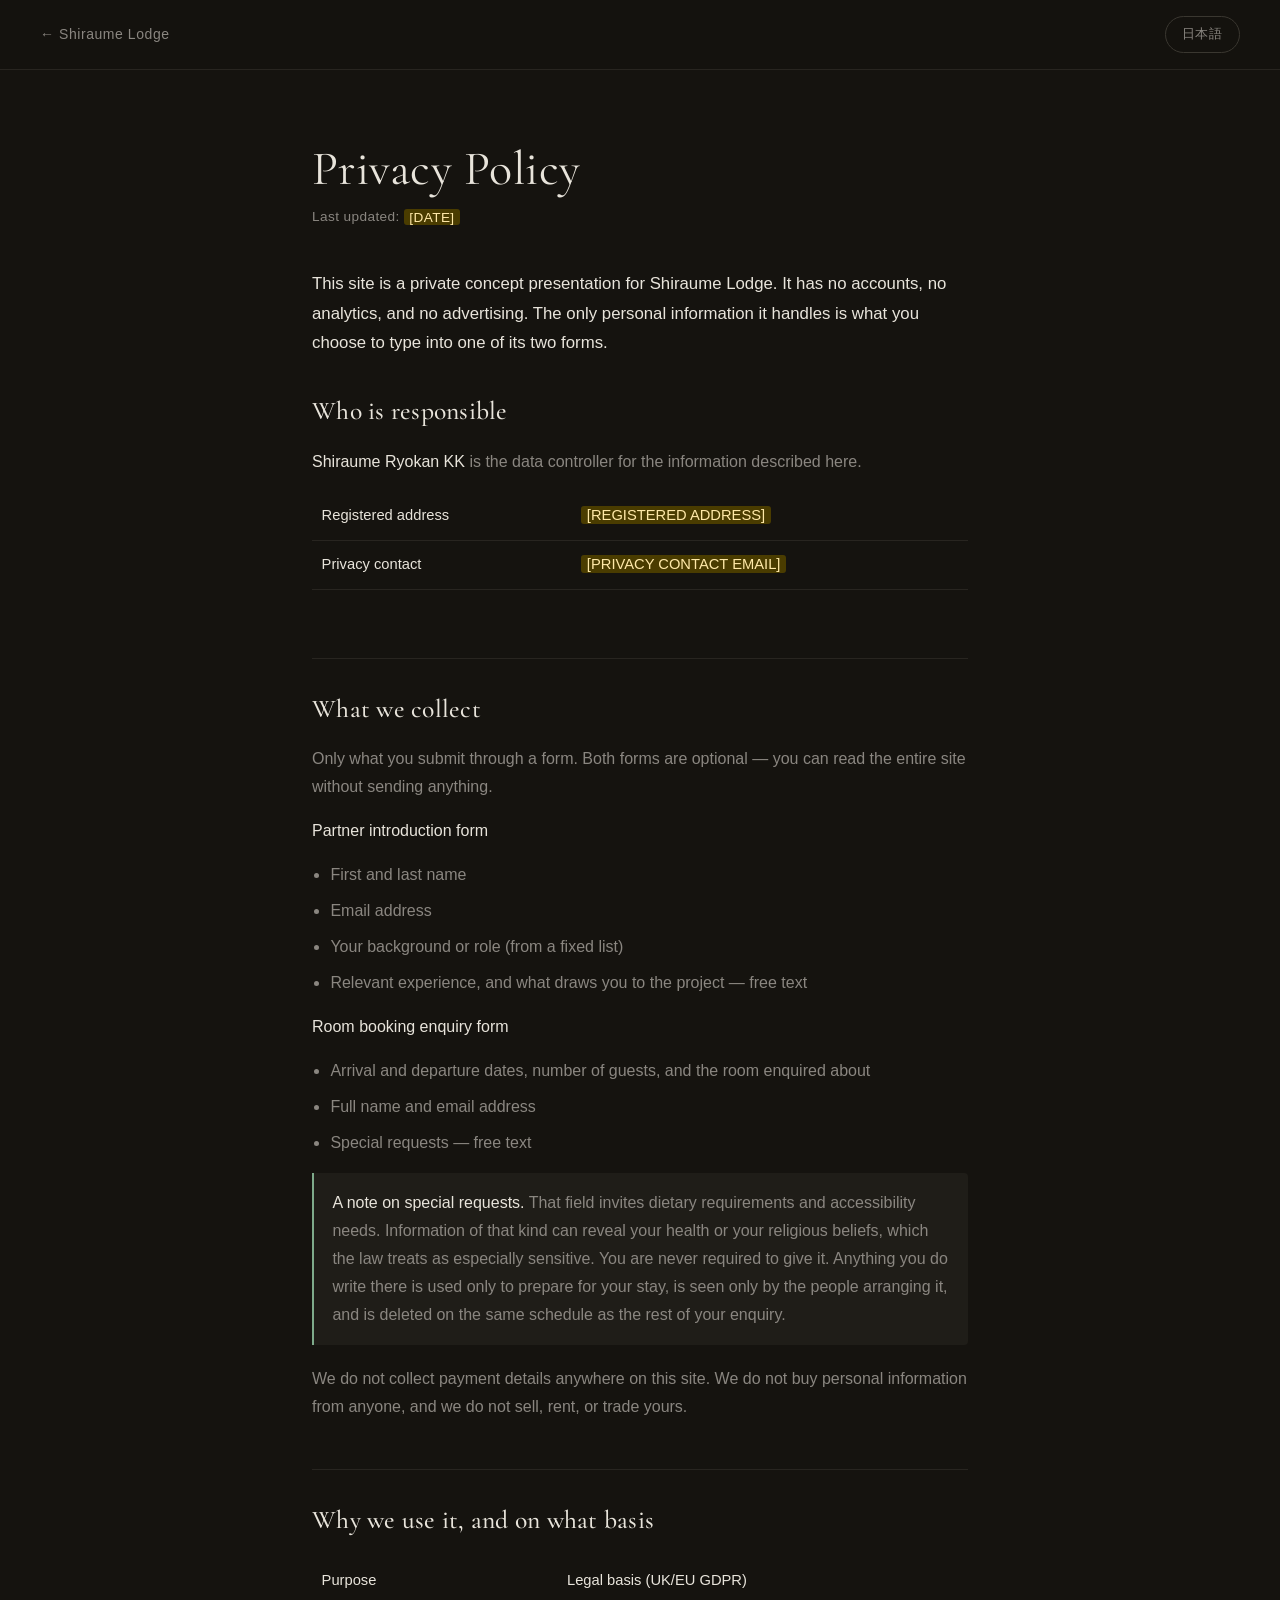
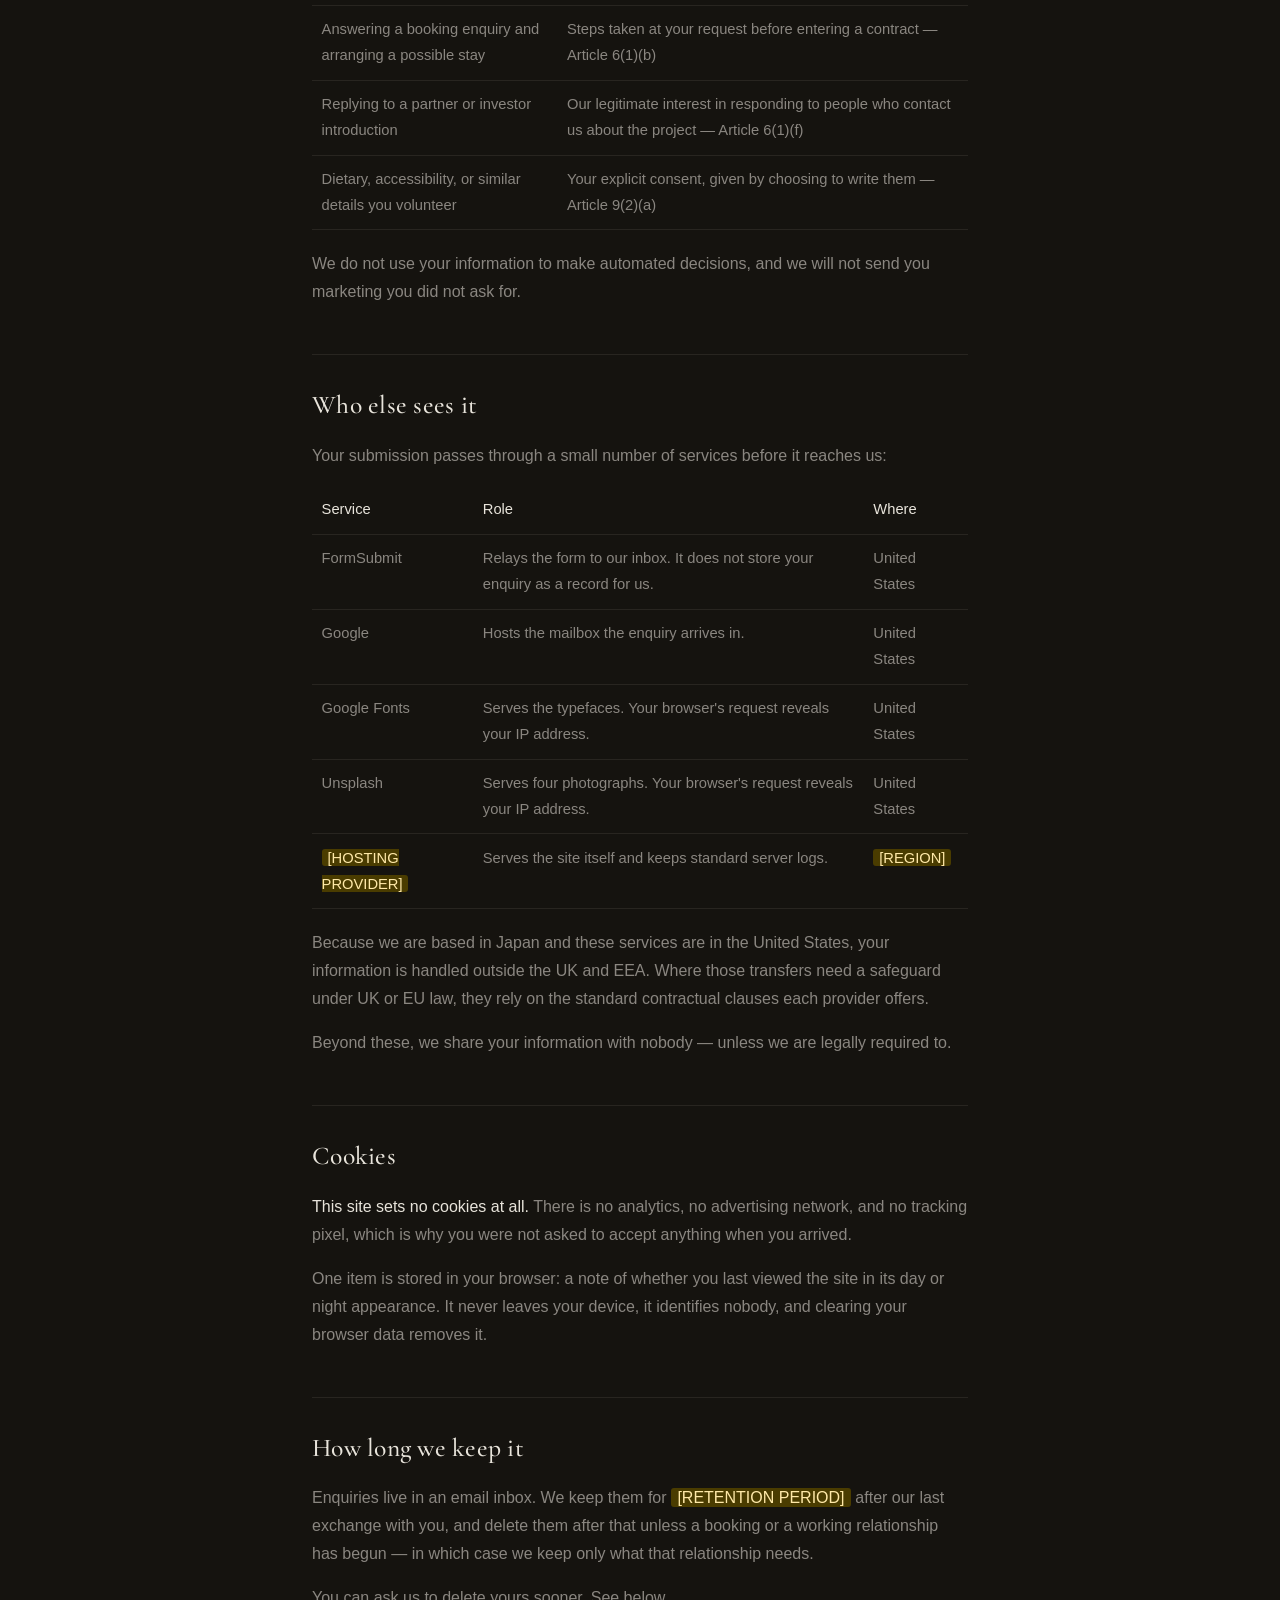
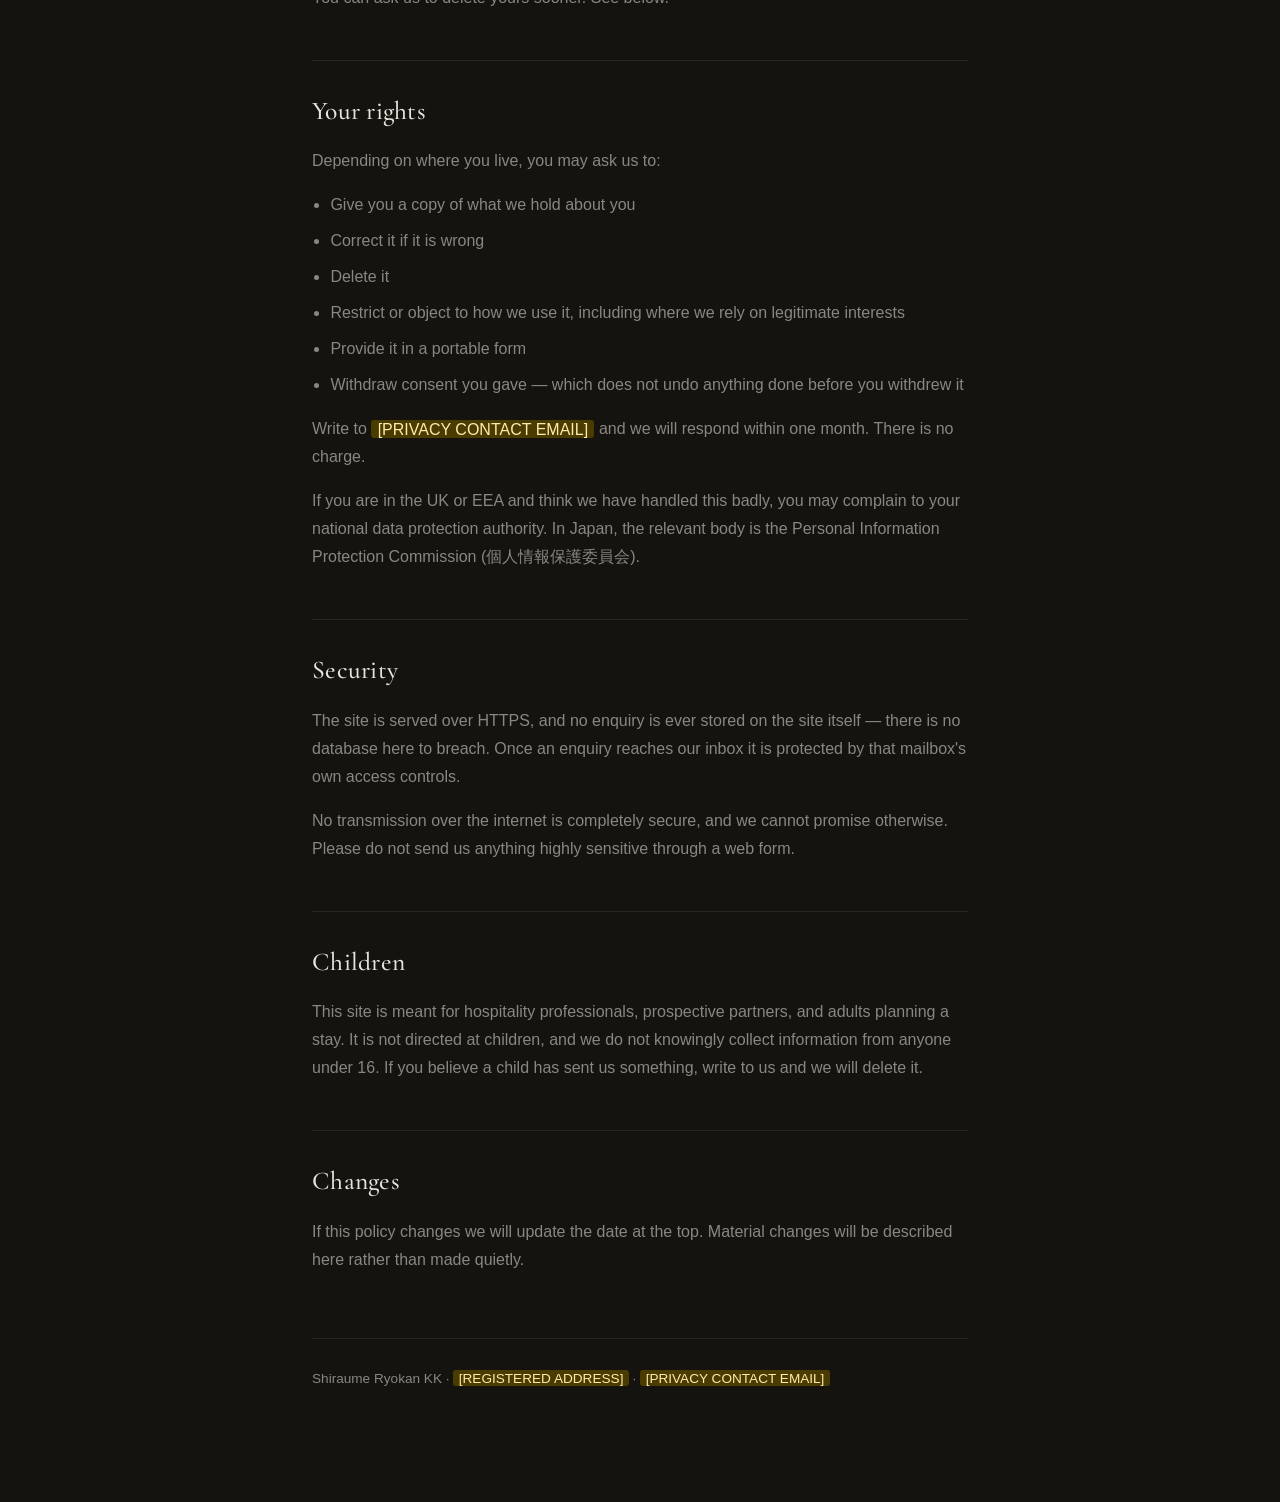
<file: privacy.html>
<!DOCTYPE html>
<html lang="en" data-lang="en">
<head>
<meta charset="UTF-8">
<meta name="viewport" content="width=device-width, initial-scale=1">
<title>Privacy Policy — Shiraume Lodge</title>
<meta name="description" content="How Shiraume Ryokan KK handles the personal information you send through this site.">
<meta name="robots" content="noindex, nofollow">
<meta name="referrer" content="strict-origin-when-cross-origin">
<meta name="theme-color" content="#f4f0e8" media="(prefers-color-scheme: light)">
<meta name="theme-color" content="#15130f" media="(prefers-color-scheme: dark)">

<link rel="preconnect" href="https://fonts.googleapis.com">
<link rel="preconnect" href="https://fonts.gstatic.com" crossorigin>
<link href="https://fonts.googleapis.com/css2?family=Cormorant+Garamond:ital,wght@0,300;0,400;0,500;1,300&family=Noto+Serif+JP:wght@300;400;500&family=Work+Sans:wght@300;400;500&display=swap" rel="stylesheet">

<style>
:root {
  --color-bg:           #f4f0e8;
  --color-surface:      #f7f4ed;
  --color-text:         #1e1c18;
  --color-text-muted:   #6b6860;
  --color-border:       #c5bfb0;
  --color-divider:      #cfc9bc;
  --color-primary:      #3a6344;
  --color-primary-hover:#2a4f34;
  --color-text-inverse: #f5f2ec;
  --color-note-bg:      #edeae0;
  --font-display: 'Cormorant Garamond', Georgia, serif;
  --font-body:    'Work Sans', 'Helvetica Neue', Helvetica, Arial, sans-serif;
  --font-jp:      'Noto Serif JP', serif;
}
html.dark {
  --color-bg:           #15130f;
  --color-surface:      #1a1814;
  --color-text:         #e8e4db;
  --color-text-muted:   #8a8680;
  --color-border:       #3a3730;
  --color-divider:      #282520;
  --color-primary:      #7eaa8a;
  --color-primary-hover:#5a8c6a;
  --color-text-inverse: #1e1c18;
  --color-note-bg:      #1f1d18;
}

*, *::before, *::after { box-sizing: border-box; }
body {
  margin: 0;
  background: var(--color-bg);
  color: var(--color-text);
  font-family: var(--font-body);
  font-weight: 300;
  line-height: 1.75;
  -webkit-font-smoothing: antialiased;
  transition: background-color .4s ease, color .4s ease;
}
html[data-lang="en"] .ja, html[data-lang="ja"] .en { display: none; }
html[data-lang="ja"] body { font-family: var(--font-jp); }

.bar {
  position: sticky; top: 0; z-index: 10;
  display: flex; align-items: center; justify-content: space-between;
  gap: 1rem;
  padding: 1rem clamp(1.25rem, 5vw, 2.5rem);
  background: color-mix(in srgb, var(--color-bg) 88%, transparent);
  backdrop-filter: blur(8px);
  border-bottom: 1px solid var(--color-divider);
}
.bar a.back { color: var(--color-text-muted); text-decoration: none; font-size: .875rem; letter-spacing: .04em; }
.bar a.back:hover { color: var(--color-primary); }
.toggle {
  font: inherit; font-size: .8rem; letter-spacing: .06em;
  padding: .4rem 1rem; border-radius: 999px; cursor: pointer;
  background: transparent; color: var(--color-text-muted);
  border: 1px solid var(--color-border);
}
.toggle:hover { color: var(--color-primary); border-color: var(--color-primary); }
.toggle:focus-visible { outline: 2px solid var(--color-primary); outline-offset: 2px; }

main { max-width: 46rem; margin: 0 auto; padding: clamp(2.5rem,7vw,4.5rem) clamp(1.25rem,5vw,2.5rem) 6rem; }

h1 {
  font-family: var(--font-display); font-weight: 400;
  font-size: clamp(2rem,6vw,3rem); line-height: 1.15;
  margin: 0 0 .5rem; letter-spacing: .01em;
}
html[data-lang="ja"] h1 { font-family: var(--font-jp); font-weight: 500; font-size: clamp(1.6rem,5vw,2.2rem); }
.updated { color: var(--color-text-muted); font-size: .85rem; margin: 0 0 2.5rem; letter-spacing: .03em; }

h2 {
  font-family: var(--font-display); font-weight: 500;
  font-size: clamp(1.25rem,3.2vw,1.6rem);
  margin: 3rem 0 .85rem; padding-top: 1.75rem;
  border-top: 1px solid var(--color-divider);
  letter-spacing: .01em;
}
html[data-lang="ja"] h2 { font-family: var(--font-jp); font-size: clamp(1.05rem,2.8vw,1.25rem); }
h2:first-of-type { border-top: 0; padding-top: 0; margin-top: 2rem; }

p { margin: 0 0 1rem; color: var(--color-text-muted); }
p.lead { color: var(--color-text); font-size: 1.05rem; }
strong { font-weight: 500; color: var(--color-text); }
a { color: var(--color-primary); text-decoration: underline; text-underline-offset: 2px; }
a:hover { color: var(--color-primary-hover); }

ul { margin: 0 0 1rem; padding-left: 1.15rem; color: var(--color-text-muted); }
li { margin-bottom: .5rem; }

table { width: 100%; border-collapse: collapse; margin: 0 0 1.25rem; font-size: .92rem; }
th, td { text-align: left; padding: .7rem .6rem; border-bottom: 1px solid var(--color-divider); vertical-align: top; color: var(--color-text-muted); }
th { font-weight: 500; color: var(--color-text); white-space: nowrap; }
.scroll { overflow-x: auto; }

.note {
  background: var(--color-note-bg);
  border-left: 2px solid var(--color-primary);
  padding: 1rem 1.15rem; margin: 0 0 1.25rem;
  border-radius: 0 4px 4px 0;
}
.note p:last-child { margin-bottom: 0; }

/* Anything still to be filled in before this goes live. Deliberately loud. */
.fill {
  background: #ffe9a8; color: #4a3c00;
  padding: .05em .4em; border-radius: 3px;
  font-weight: 500; font-family: var(--font-body);
}
html.dark .fill { background: #4a3c00; color: #ffe9a8; }

footer.end { margin-top: 4rem; padding-top: 1.75rem; border-top: 1px solid var(--color-divider); font-size: .85rem; color: var(--color-text-muted); }

@media (prefers-reduced-motion: reduce) { * { transition: none !important; } }
</style>
</head>
<body>

<div class="bar">
  <a class="back" href="/"><span class="en">← Shiraume Lodge</span><span class="ja">← 白梅ロッジ</span></a>
  <button class="toggle" id="lang" type="button"><span class="en">日本語</span><span class="ja">English</span></button>
</div>

<main>

<!-- ══════════════════ ENGLISH ══════════════════ -->
<div class="en">
  <h1>Privacy Policy</h1>
  <p class="updated">Last updated: <span class="fill">[DATE]</span></p>

  <p class="lead">This site is a private concept presentation for Shiraume Lodge. It has no accounts, no analytics, and no advertising. The only personal information it handles is what you choose to type into one of its two forms.</p>

  <h2>Who is responsible</h2>
  <p><strong>Shiraume Ryokan KK</strong> is the data controller for the information described here.</p>
  <div class="scroll"><table>
    <tr><th>Registered address</th><td><span class="fill">[REGISTERED ADDRESS]</span></td></tr>
    <tr><th>Privacy contact</th><td><span class="fill">[PRIVACY CONTACT EMAIL]</span></td></tr>
  </table></div>

  <h2>What we collect</h2>
  <p>Only what you submit through a form. Both forms are optional — you can read the entire site without sending anything.</p>

  <p><strong>Partner introduction form</strong></p>
  <ul>
    <li>First and last name</li>
    <li>Email address</li>
    <li>Your background or role (from a fixed list)</li>
    <li>Relevant experience, and what draws you to the project — free text</li>
  </ul>

  <p><strong>Room booking enquiry form</strong></p>
  <ul>
    <li>Arrival and departure dates, number of guests, and the room enquired about</li>
    <li>Full name and email address</li>
    <li>Special requests — free text</li>
  </ul>

  <div class="note">
    <p><strong>A note on special requests.</strong> That field invites dietary requirements and accessibility needs. Information of that kind can reveal your health or your religious beliefs, which the law treats as especially sensitive. You are never required to give it. Anything you do write there is used only to prepare for your stay, is seen only by the people arranging it, and is deleted on the same schedule as the rest of your enquiry.</p>
  </div>

  <p>We do not collect payment details anywhere on this site. We do not buy personal information from anyone, and we do not sell, rent, or trade yours.</p>

  <h2>Why we use it, and on what basis</h2>
  <div class="scroll"><table>
    <tr><th>Purpose</th><th>Legal basis (UK/EU GDPR)</th></tr>
    <tr><td>Answering a booking enquiry and arranging a possible stay</td><td>Steps taken at your request before entering a contract — Article 6(1)(b)</td></tr>
    <tr><td>Replying to a partner or investor introduction</td><td>Our legitimate interest in responding to people who contact us about the project — Article 6(1)(f)</td></tr>
    <tr><td>Dietary, accessibility, or similar details you volunteer</td><td>Your explicit consent, given by choosing to write them — Article 9(2)(a)</td></tr>
  </table></div>
  <p>We do not use your information to make automated decisions, and we will not send you marketing you did not ask for.</p>

  <h2>Who else sees it</h2>
  <p>Your submission passes through a small number of services before it reaches us:</p>
  <div class="scroll"><table>
    <tr><th>Service</th><th>Role</th><th>Where</th></tr>
    <tr><td>FormSubmit</td><td>Relays the form to our inbox. It does not store your enquiry as a record for us.</td><td>United States</td></tr>
    <tr><td>Google</td><td>Hosts the mailbox the enquiry arrives in.</td><td>United States</td></tr>
    <tr><td>Google Fonts</td><td>Serves the typefaces. Your browser's request reveals your IP address.</td><td>United States</td></tr>
    <tr><td>Unsplash</td><td>Serves four photographs. Your browser's request reveals your IP address.</td><td>United States</td></tr>
    <tr><td><span class="fill">[HOSTING PROVIDER]</span></td><td>Serves the site itself and keeps standard server logs.</td><td><span class="fill">[REGION]</span></td></tr>
  </table></div>
  <p>Because we are based in Japan and these services are in the United States, your information is handled outside the UK and EEA. Where those transfers need a safeguard under UK or EU law, they rely on the standard contractual clauses each provider offers.</p>
  <p>Beyond these, we share your information with nobody — unless we are legally required to.</p>

  <h2>Cookies</h2>
  <p><strong>This site sets no cookies at all.</strong> There is no analytics, no advertising network, and no tracking pixel, which is why you were not asked to accept anything when you arrived.</p>
  <p>One item is stored in your browser: a note of whether you last viewed the site in its day or night appearance. It never leaves your device, it identifies nobody, and clearing your browser data removes it.</p>

  <h2>How long we keep it</h2>
  <p>Enquiries live in an email inbox. We keep them for <span class="fill">[RETENTION PERIOD]</span> after our last exchange with you, and delete them after that unless a booking or a working relationship has begun — in which case we keep only what that relationship needs.</p>
  <p>You can ask us to delete yours sooner. See below.</p>

  <h2>Your rights</h2>
  <p>Depending on where you live, you may ask us to:</p>
  <ul>
    <li>Give you a copy of what we hold about you</li>
    <li>Correct it if it is wrong</li>
    <li>Delete it</li>
    <li>Restrict or object to how we use it, including where we rely on legitimate interests</li>
    <li>Provide it in a portable form</li>
    <li>Withdraw consent you gave — which does not undo anything done before you withdrew it</li>
  </ul>
  <p>Write to <span class="fill">[PRIVACY CONTACT EMAIL]</span> and we will respond within one month. There is no charge.</p>
  <p>If you are in the UK or EEA and think we have handled this badly, you may complain to your national data protection authority. In Japan, the relevant body is the Personal Information Protection Commission (個人情報保護委員会).</p>

  <h2>Security</h2>
  <p>The site is served over HTTPS, and no enquiry is ever stored on the site itself — there is no database here to breach. Once an enquiry reaches our inbox it is protected by that mailbox's own access controls.</p>
  <p>No transmission over the internet is completely secure, and we cannot promise otherwise. Please do not send us anything highly sensitive through a web form.</p>

  <h2>Children</h2>
  <p>This site is meant for hospitality professionals, prospective partners, and adults planning a stay. It is not directed at children, and we do not knowingly collect information from anyone under 16. If you believe a child has sent us something, write to us and we will delete it.</p>

  <h2>Changes</h2>
  <p>If this policy changes we will update the date at the top. Material changes will be described here rather than made quietly.</p>

  <footer class="end">
    <p>Shiraume Ryokan KK · <span class="fill">[REGISTERED ADDRESS]</span> · <span class="fill">[PRIVACY CONTACT EMAIL]</span></p>
  </footer>
</div>

<!-- ══════════════════ 日本語 ══════════════════ -->
<div class="ja">
  <h1>プライバシーポリシー</h1>
  <p class="updated">最終更新日：<span class="fill">[日付]</span></p>

  <p class="lead">本サイトは白梅ロッジの非公開コンセプト資料です。会員登録機能、アクセス解析、広告配信はいずれも設けておりません。当方が取り扱う個人情報は、サイト内の二つのフォームにご入力いただいた内容に限られます。</p>

  <h2>事業者の名称</h2>
  <p>本ポリシーに記載する個人情報の管理責任者は<strong>白梅旅館株式会社</strong>です。</p>
  <div class="scroll"><table>
    <tr><th>所在地</th><td><span class="fill">[登記上の所在地]</span></td></tr>
    <tr><th>お問い合わせ窓口</th><td><span class="fill">[個人情報に関する連絡先メールアドレス]</span></td></tr>
  </table></div>

  <h2>取得する情報</h2>
  <p>フォームにご入力いただいた内容のみを取得します。どちらのフォームも任意であり、何も送信せずにサイト全体をご覧いただけます。</p>

  <p><strong>パートナー用お問い合わせフォーム</strong></p>
  <ul>
    <li>お名前（姓・名）</li>
    <li>メールアドレス</li>
    <li>ご経歴・お立場（選択式）</li>
    <li>関連するご経験、および本プロジェクトへのご関心の理由（自由記述）</li>
  </ul>

  <p><strong>客室予約お問い合わせフォーム</strong></p>
  <ul>
    <li>チェックイン日・チェックアウト日、ご人数、対象の客室</li>
    <li>お名前、メールアドレス</li>
    <li>ご要望（自由記述）</li>
  </ul>

  <div class="note">
    <p><strong>ご要望欄について。</strong>本欄では食事制限やバリアフリーに関するご要望を承っております。これらの情報は、健康状態や信仰に関わる場合があり、法令上とくに配慮を要する個人情報として扱われます。ご記入は任意です。ご記入いただいた内容は滞在準備の目的にのみ使用し、準備を担当する者以外は閲覧せず、他のお問い合わせ内容と同じ期間の経過後に削除いたします。</p>
  </div>

  <p>本サイトではお支払い情報を一切取得しません。また、個人情報の購入は行わず、お客様の情報を販売・貸与・交換することもありません。</p>

  <h2>利用目的と法的根拠</h2>
  <div class="scroll"><table>
    <tr><th>利用目的</th><th>法的根拠（EU / 英国 GDPR）</th></tr>
    <tr><td>予約に関するお問い合わせへの回答および滞在の手配</td><td>契約締結に先立つ、ご本人の求めに応じた措置（第6条1項(b)）</td></tr>
    <tr><td>パートナー・投資家の方からのお問い合わせへの回答</td><td>本プロジェクトについてご連絡いただいた方に応答するという正当な利益（第6条1項(f)）</td></tr>
    <tr><td>食事制限・バリアフリー等、任意でご提供いただく情報</td><td>ご記入という行為による明示的な同意（第9条2項(a)）</td></tr>
  </table></div>
  <p>個人情報を用いた自動的な意思決定は行いません。また、ご請求のない広告・宣伝の送付もいたしません。</p>

  <h2>第三者への提供・委託</h2>
  <p>送信内容は、当方に届くまでに以下のサービスを経由します。</p>
  <div class="scroll"><table>
    <tr><th>サービス</th><th>役割</th><th>所在国</th></tr>
    <tr><td>FormSubmit</td><td>フォーム内容を当方のメールボックスへ中継します。当方向けの記録としての保存は行いません。</td><td>米国</td></tr>
    <tr><td>Google</td><td>お問い合わせが届くメールボックスを提供します。</td><td>米国</td></tr>
    <tr><td>Google Fonts</td><td>書体を配信します。ブラウザからの通信によりIPアドレスが送信されます。</td><td>米国</td></tr>
    <tr><td>Unsplash</td><td>写真4点を配信します。ブラウザからの通信によりIPアドレスが送信されます。</td><td>米国</td></tr>
    <tr><td><span class="fill">[ホスティング事業者]</span></td><td>サイト本体の配信および標準的なサーバーログの保存を行います。</td><td><span class="fill">[地域]</span></td></tr>
  </table></div>
  <p>当方は日本に所在し、上記サービスは米国に所在するため、お客様の情報は英国およびEEA域外で取り扱われます。英国法・EU法上、当該移転に保護措置が必要となる場合は、各事業者が提供する標準契約条項に基づき実施されます。</p>
  <p>上記以外の第三者への提供は、法令に基づき求められる場合を除き、一切行いません。</p>

  <h2>クッキーについて</h2>
  <p><strong>本サイトはクッキーを一切使用していません。</strong>アクセス解析、広告ネットワーク、トラッキングピクセルのいずれも設置していないため、ご来訪時に同意を求める表示はありません。</p>
  <p>ブラウザに保存される項目は一つのみで、サイトを昼と夜のどちらの表示でご覧になったかの記録です。お客様の端末から送信されることはなく、個人を識別しません。ブラウザのデータを消去すれば削除されます。</p>

  <h2>保存期間</h2>
  <p>お問い合わせ内容はメールボックス内に保存されます。最後のやり取りから<span class="fill">[保存期間]</span>保管し、その後は削除します。ただし、ご予約またはお取引が開始した場合は、その関係に必要な範囲の情報のみを保管します。</p>
  <p>より早い削除をご希望の場合は、下記のとおりご連絡ください。</p>

  <h2>お客様の権利</h2>
  <p>お住まいの地域に応じて、以下をご請求いただけます。</p>
  <ul>
    <li>当方が保有するお客様の情報の開示</li>
    <li>内容が誤っている場合の訂正</li>
    <li>削除</li>
    <li>利用の停止または利用への異議（正当な利益を根拠とする場合を含みます）</li>
    <li>移行可能な形式での提供</li>
    <li>同意の撤回（撤回前に行われた処理の適法性には影響しません）</li>
  </ul>
  <p><span class="fill">[個人情報に関する連絡先メールアドレス]</span>までご連絡ください。1か月以内に回答いたします。手数料はいただきません。</p>
  <p>英国またはEEA域内にお住まいの方で、当方の対応に問題があるとお考えの場合は、各国のデータ保護監督機関に苦情を申し立てることができます。日本国内では個人情報保護委員会が窓口となります。</p>

  <h2>安全管理</h2>
  <p>本サイトはHTTPSにより配信され、お問い合わせ内容がサイト上に保存されることはありません。侵害の対象となるデータベースは存在しません。当方のメールボックスに到達した後は、当該メールボックスのアクセス制御により保護されます。</p>
  <p>インターネットを介した通信に完全な安全性はなく、その旨をお約束することはできません。機微性の高い情報をウェブフォームからお送りになることはお控えください。</p>

  <h2>お子様の個人情報</h2>
  <p>本サイトは、宿泊業に携わる方、パートナー候補の方、およびご滞在を検討される成人の方を対象としています。お子様を対象としたものではなく、16歳未満の方から意図的に情報を取得することはありません。お子様が送信されたと思われる場合は、ご連絡いただければ削除いたします。</p>

  <h2>本ポリシーの変更</h2>
  <p>本ポリシーを変更する場合は、冒頭の更新日を改めます。重要な変更については、黙って差し替えることなく本ページに記載します。</p>

  <footer class="end">
    <p>白梅旅館株式会社 · <span class="fill">[登記上の所在地]</span> · <span class="fill">[個人情報に関する連絡先メールアドレス]</span></p>
  </footer>
</div>

</main>

<script>
(function () {
  var html = document.documentElement;
  // Follow the mode chosen on the main site; otherwise the hour in Japan.
  var night;
  try { var m = localStorage.getItem('shiraume-hero-mode'); if (m) night = m === 'night'; } catch (e) {}
  if (night === undefined) {
    try {
      var h = parseInt(new Intl.DateTimeFormat('en-US', { timeZone: 'Asia/Tokyo', hour: '2-digit', hour12: false }).format(new Date()), 10);
      night = h >= 18 || h < 6;
    } catch (e) { night = window.matchMedia && window.matchMedia('(prefers-color-scheme: dark)').matches; }
  }
  if (night) html.classList.add('dark');

  // Remember the language choice too, so it survives a reload.
  try { var l = localStorage.getItem('shiraume-lang'); if (l === 'ja' || l === 'en') html.setAttribute('data-lang', l); } catch (e) {}
  html.setAttribute('lang', html.getAttribute('data-lang') === 'ja' ? 'ja' : 'en');

  document.getElementById('lang').addEventListener('click', function () {
    var next = html.getAttribute('data-lang') === 'ja' ? 'en' : 'ja';
    html.setAttribute('data-lang', next);
    html.setAttribute('lang', next);
    try { localStorage.setItem('shiraume-lang', next); } catch (e) {}
  });
})();
</script>

</body>
</html>
</file>
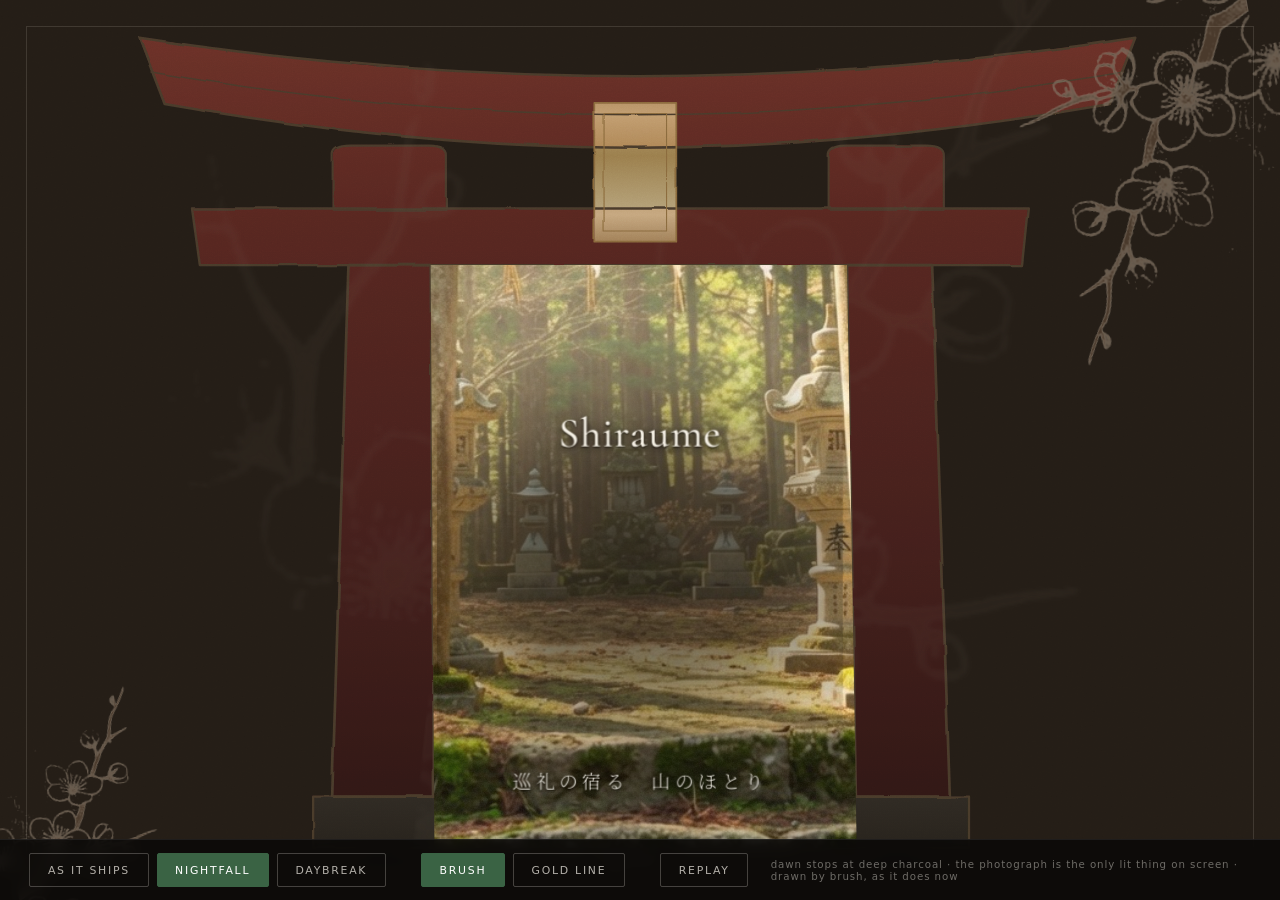
<file: splash-lab.html>
<!DOCTYPE html>
<html lang="en">
<head>
<meta charset="utf-8">
<meta name="viewport" content="width=device-width, initial-scale=1">
<meta name="robots" content="noindex, nofollow">
<title>Shiraume — splash treatments compared</title>
<link rel="preconnect" href="https://fonts.googleapis.com">
<link rel="preconnect" href="https://fonts.gstatic.com" crossorigin>
<link href="https://fonts.googleapis.com/css2?family=Cormorant+Garamond:wght@400;500&family=Work+Sans:wght@300;400;500&family=Noto+Serif+JP:wght@300;400&display=swap" rel="stylesheet">
<link rel="stylesheet" href="./assets/splash/shiraume-splash.css">
<link rel="stylesheet" href="./assets/splash/splash-luxe.css">
<style>
  html, body { margin: 0; height: 100%; background: #14110d; overflow: hidden; }

  /* Stand-in for the site underneath, so the walk-through has somewhere
     to arrive. */
  .page {
    position: fixed; inset: 0;
    background-image: url('assets/img/hero-day.jpg');
    background-size: cover; background-position: center;
  }
  .page::after {
    content: ''; position: absolute; inset: 0;
    background: linear-gradient(to top, rgba(20,18,14,.55), rgba(20,18,14,.12) 45%, rgba(20,18,14,.04));
  }

  .bar {
    position: fixed; left: 0; right: 0; bottom: 0; z-index: 99999;
    display: flex; gap: .5rem; align-items: center; justify-content: center;
    padding: .8rem; background: rgba(10,9,7,.86); backdrop-filter: blur(8px);
    border-top: 1px solid rgba(255,255,255,.08);
    font-family: 'Work Sans', system-ui, sans-serif;
  }
  .bar button {
    font: inherit; font-size: .68rem; letter-spacing: .16em; text-transform: uppercase;
    padding: .6rem 1.1rem; cursor: pointer;
    background: transparent; color: rgba(244,240,232,.72);
    border: 1px solid rgba(244,240,232,.24); border-radius: 2px;
    transition: color .25s, border-color .25s, background .25s;
  }
  .bar button:hover { color: #fff; border-color: rgba(244,240,232,.6); }
  .bar button.on { background: #3a6344; border-color: #3a6344; color: #fff; }
  .bar .gap { width: 1.2rem; }
  .bar .note {
    font-size: .64rem; letter-spacing: .09em; color: rgba(244,240,232,.42);
    margin-left: .9rem; max-width: 30rem;
  }
</style>
</head>
<body>

<div class="page"></div>

<script src="./assets/splash/shiraume-splash.js"></script>
<script src="./assets/splash/splash-luxe.js"></script>
<script>
  var NOTES = {
    off:   'as it ships now — flat lacquer with an outline, muddy taupe, name on the gravel',
    night: 'dawn stops at deep charcoal · the photograph is the only lit thing on screen',
    day:   'the full dawn, on materials that can take it · deeper paper, real surfaces',
  };

  var mode = 'night';
  var draw = 'brush';

  function mount() {
    ShiraumeSplash.mount({
      photo: new URL('assets/img/hero-day.jpg', document.baseURI).href,
      branch: new URL('assets/img/ume-branch.png', document.baseURI).href,
      branchGhost: new URL('assets/img/ume-branch-ghost.png', document.baseURI).href,
      name: 'Shiraume',
      sub: '',
      seal: false,
      petals: 22,
      tagline: '巡礼の宿る　山のほとり',
      kanji: '白梅'
    });
    if (mode !== 'off') ShiraumeLuxe.apply(mode, { draw: draw });
    document.getElementById('note').textContent = NOTES[mode] +
      (mode === 'off' ? '' : draw === 'gold'
        ? ' · drawn as one gold hairline, the katomado ring applied to the gate'
        : ' · drawn by brush, as it does now');
  }

  function remount() {
    var old = document.getElementById('shiraume-splash');
    if (old) old.parentNode.removeChild(old);
    mount();
  }

  function pickDraw(which) {
    draw = which;
    document.getElementById('dBrush').classList.toggle('on', which === 'brush');
    document.getElementById('dGold').classList.toggle('on', which === 'gold');
    remount();
  }

  function pick(which, btn) {
    mode = which;
    ['bOff', 'bNight', 'bDay'].forEach(function (id) {
      document.getElementById(id).classList.toggle('on', document.getElementById(id) === btn);
    });
    var old = document.getElementById('shiraume-splash');
    if (old) old.parentNode.removeChild(old);
    mount();
  }

  document.addEventListener('DOMContentLoaded', function () {
    document.getElementById('bOff').addEventListener('click', function () { pick('off', this); });
    document.getElementById('bNight').addEventListener('click', function () { pick('night', this); });
    document.getElementById('bDay').addEventListener('click', function () { pick('day', this); });
    document.getElementById('bReplay').addEventListener('click', function () { pick(mode, document.getElementById(mode === 'off' ? 'bOff' : mode === 'day' ? 'bDay' : 'bNight')); });
    document.getElementById('dBrush').addEventListener('click', function () { pickDraw('brush'); });
    document.getElementById('dGold').addEventListener('click', function () { pickDraw('gold'); });
    mount();
  });
</script>

<div class="bar">
  <button id="bOff">As it ships</button>
  <button id="bNight" class="on">Nightfall</button>
  <button id="bDay">Daybreak</button>
  <span class="gap"></span>
  <button id="dBrush" class="on">Brush</button>
  <button id="dGold">Gold line</button>
  <span class="gap"></span>
  <button id="bReplay">Replay</button>
  <span class="note" id="note"></span>
</div>

</body>
</html>
</file>
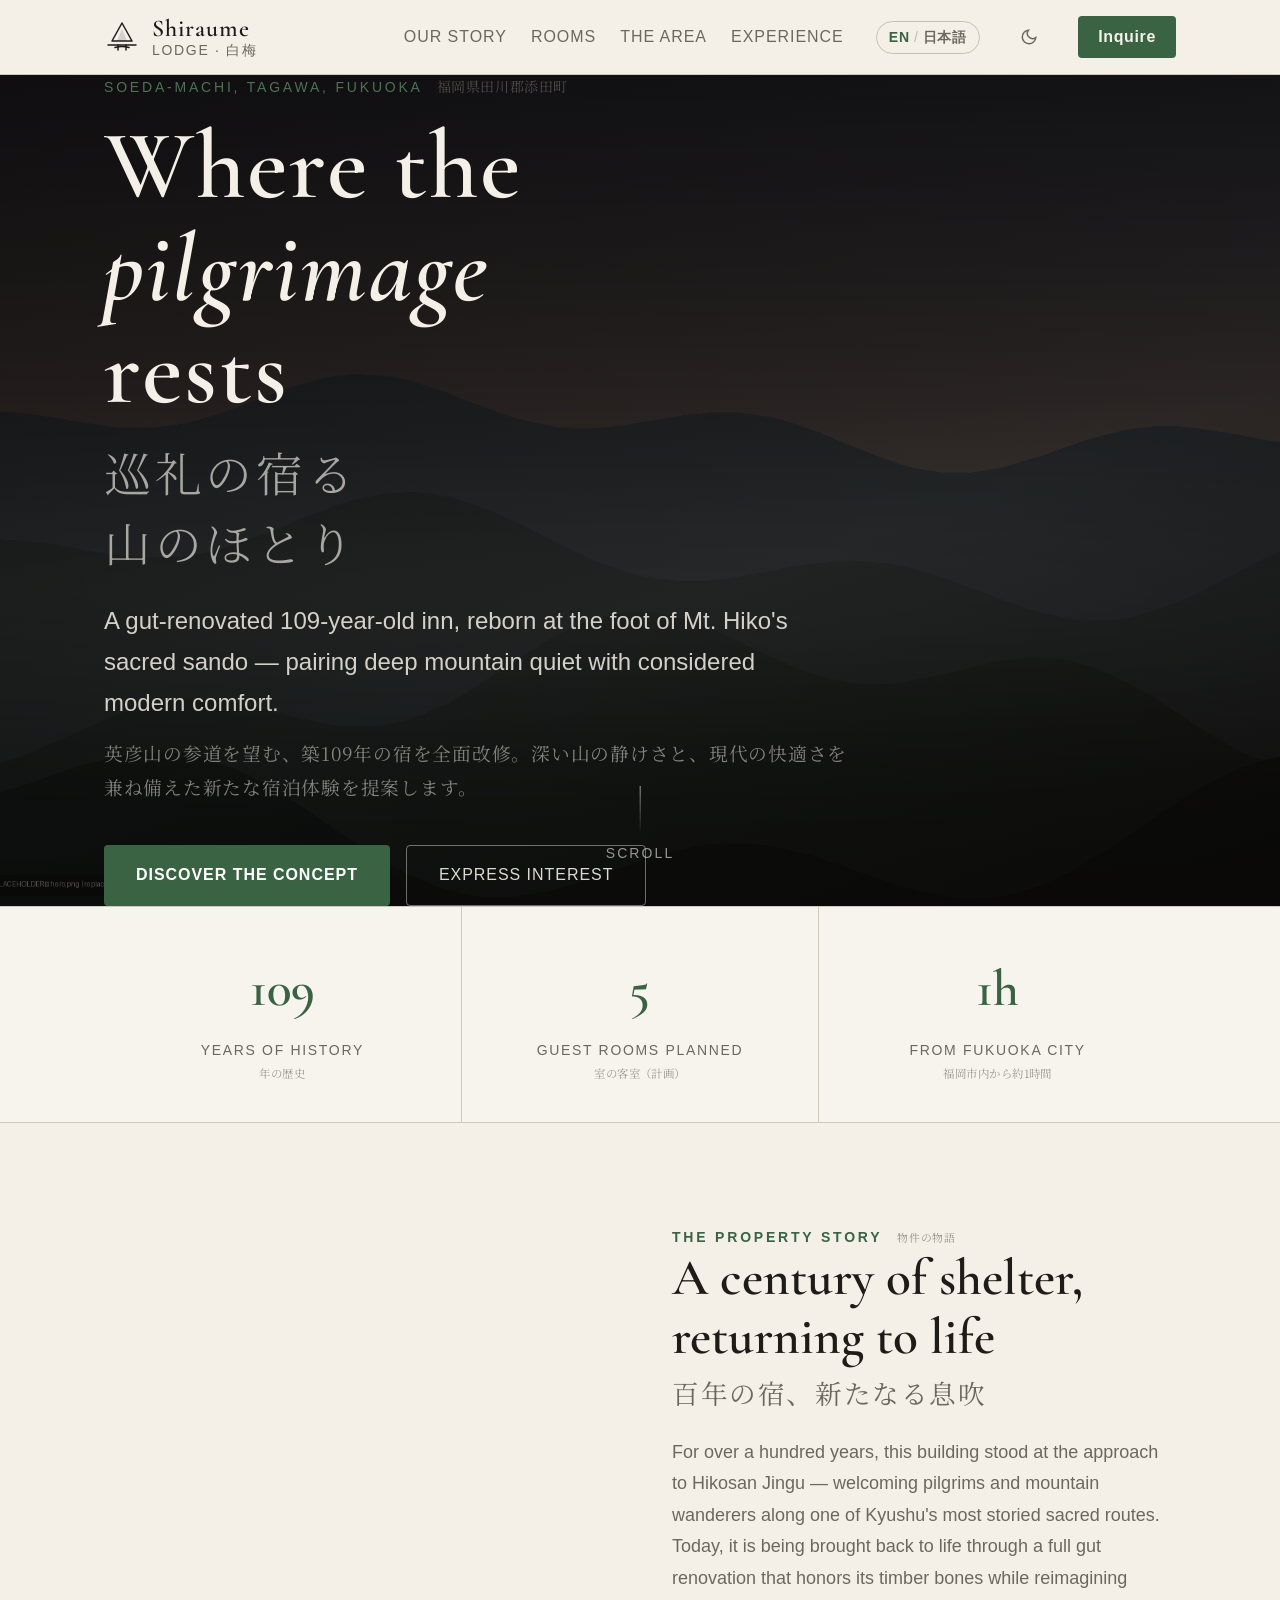
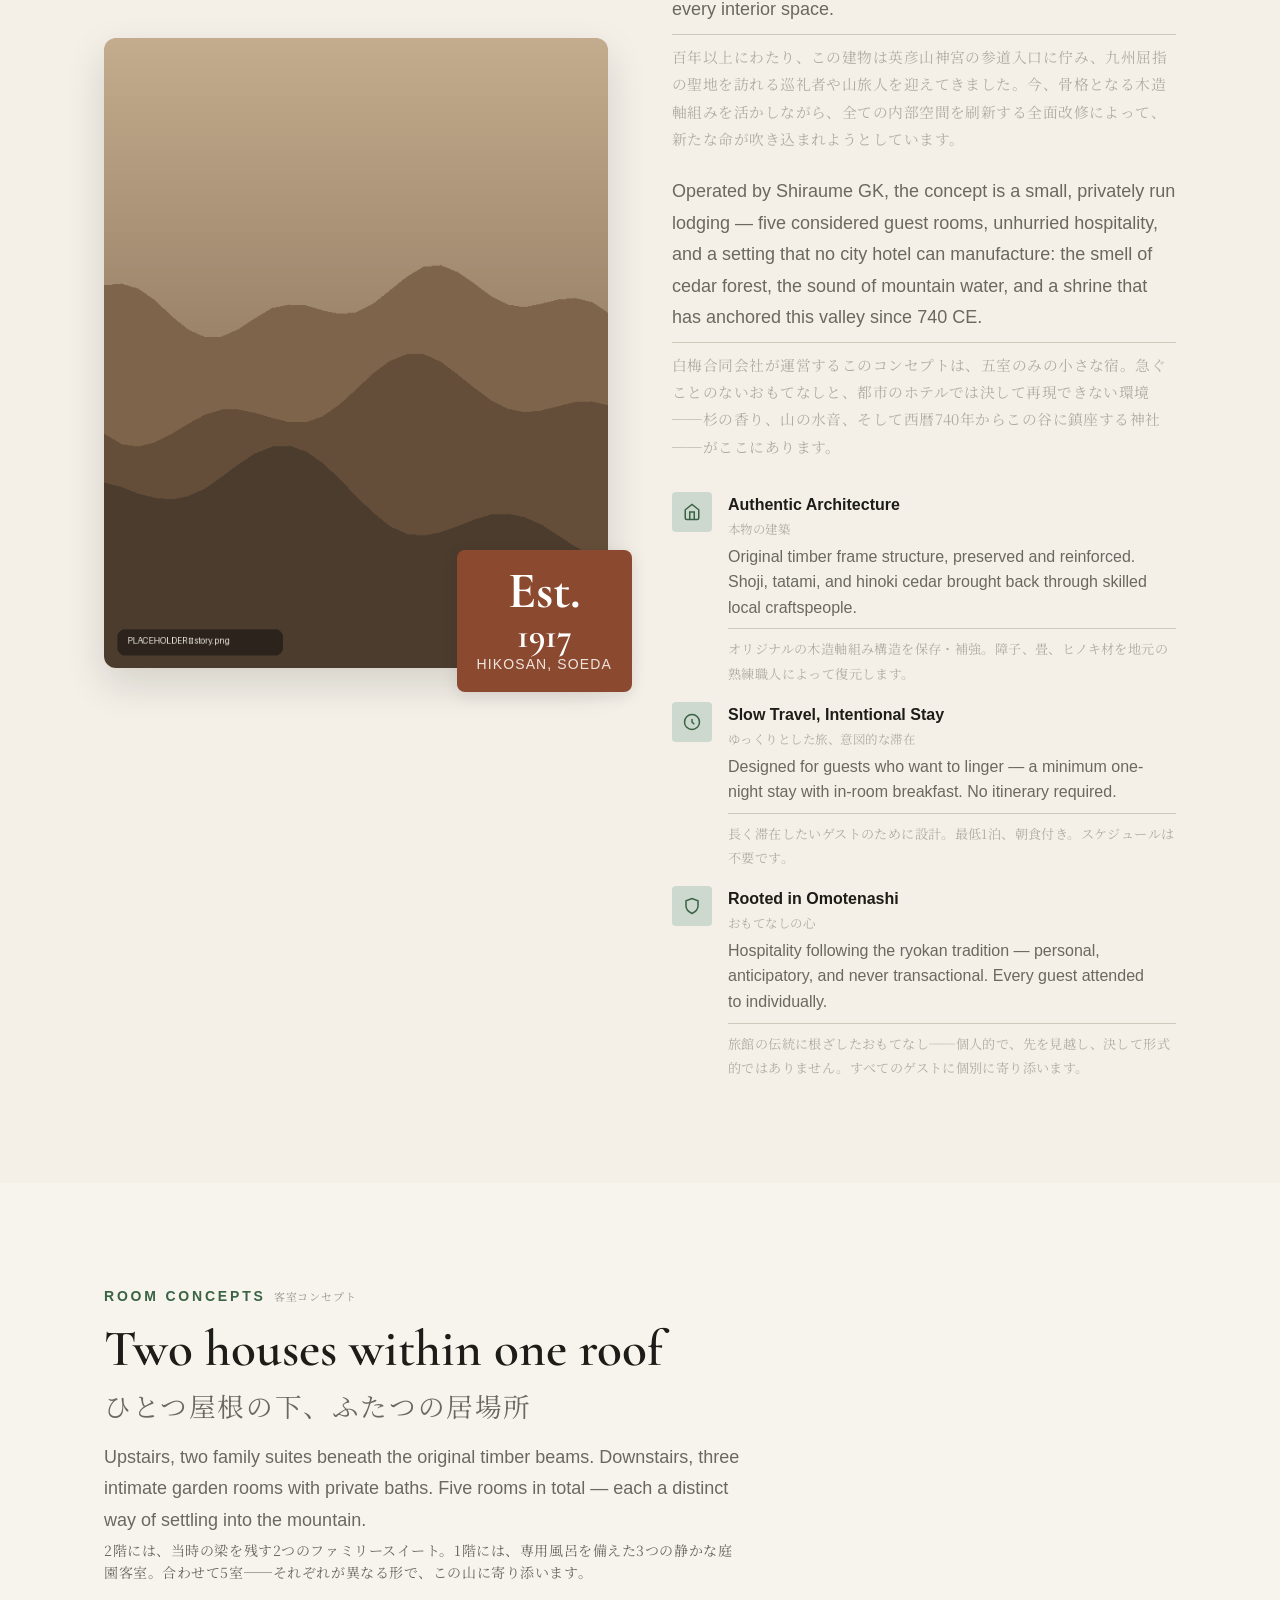
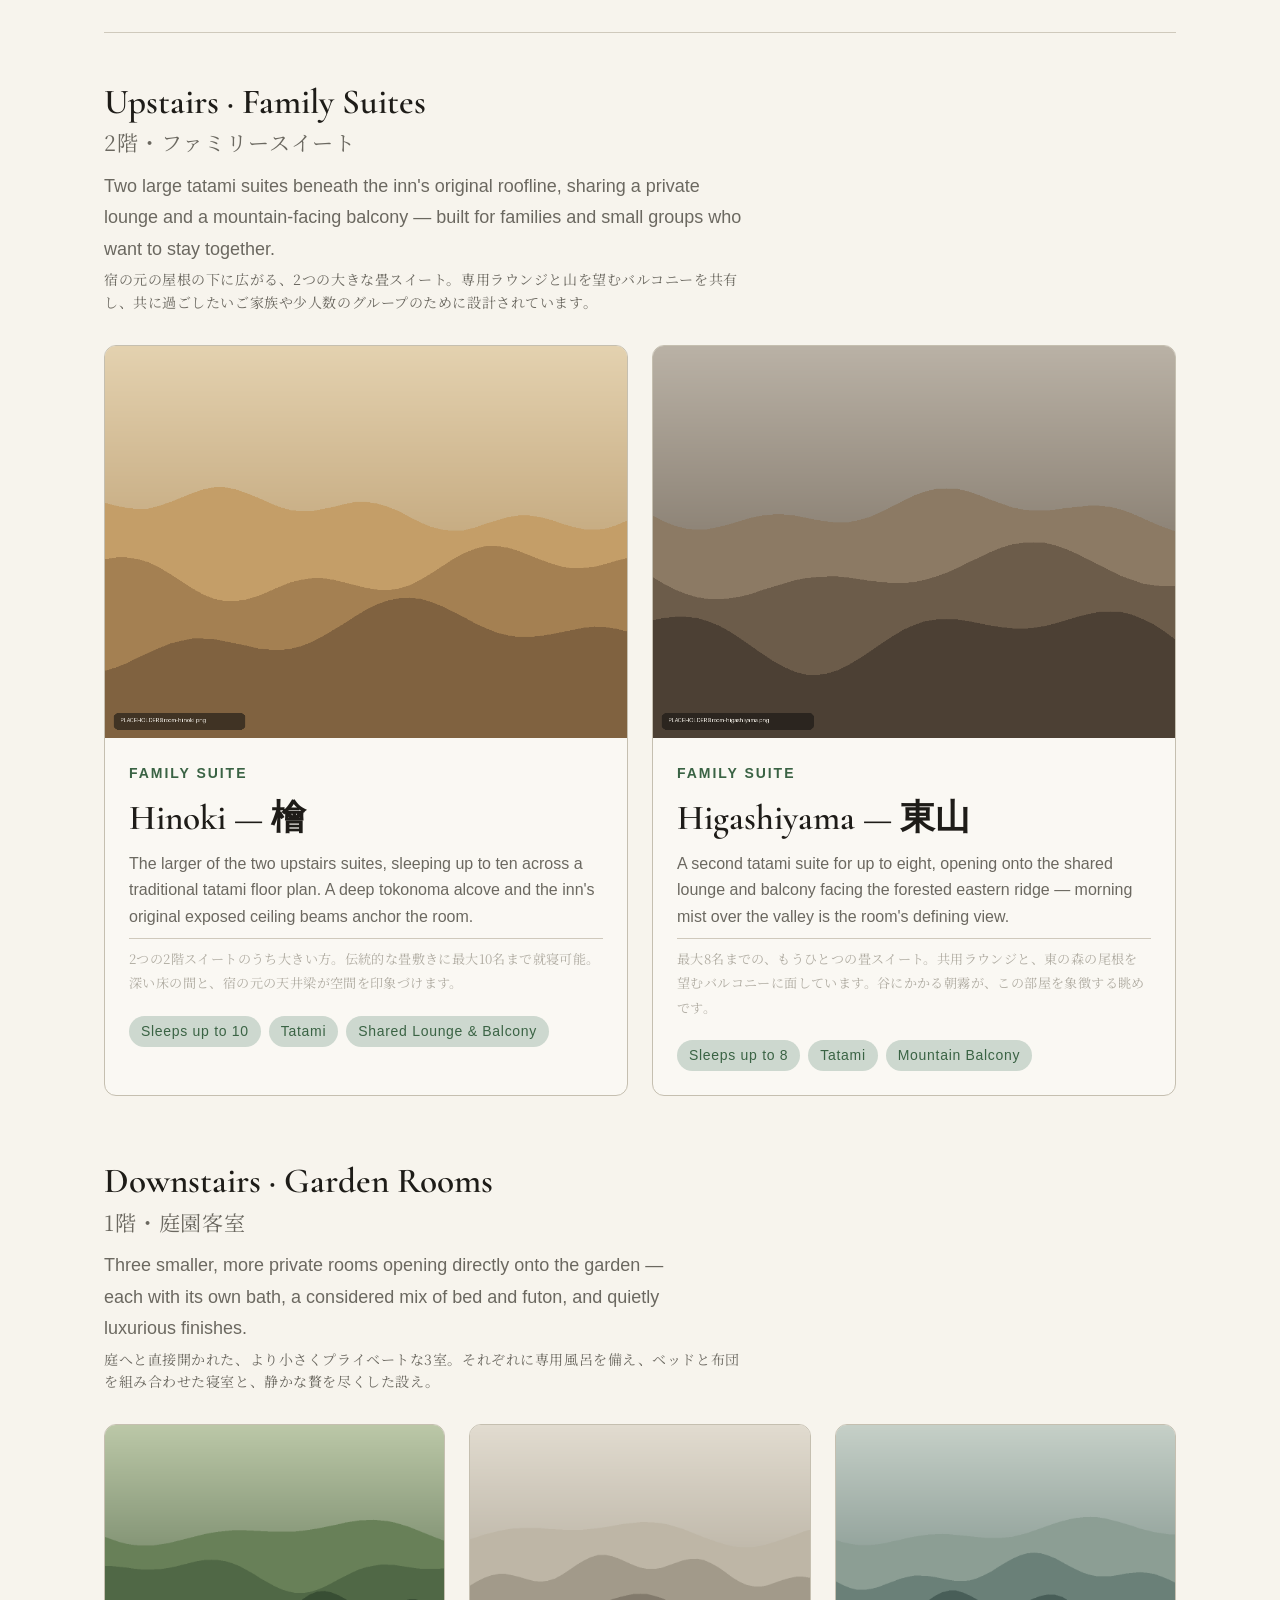
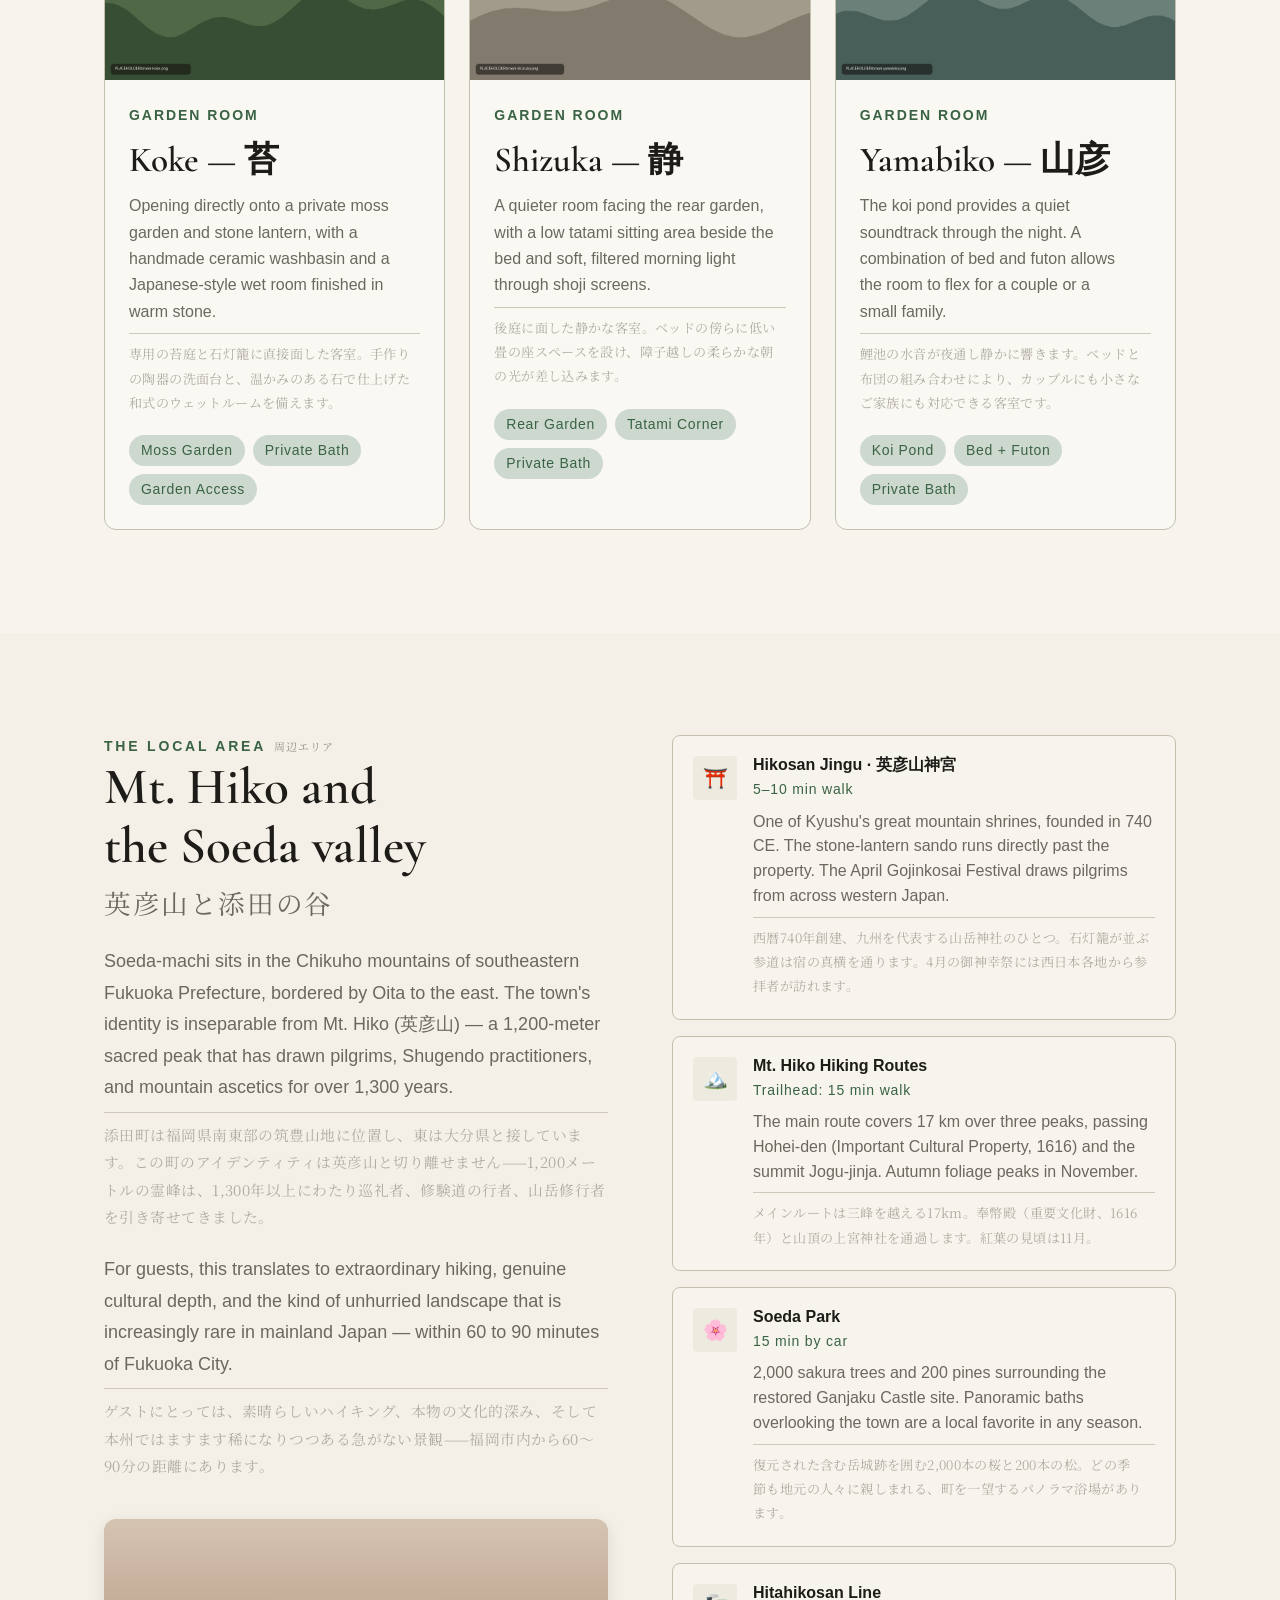
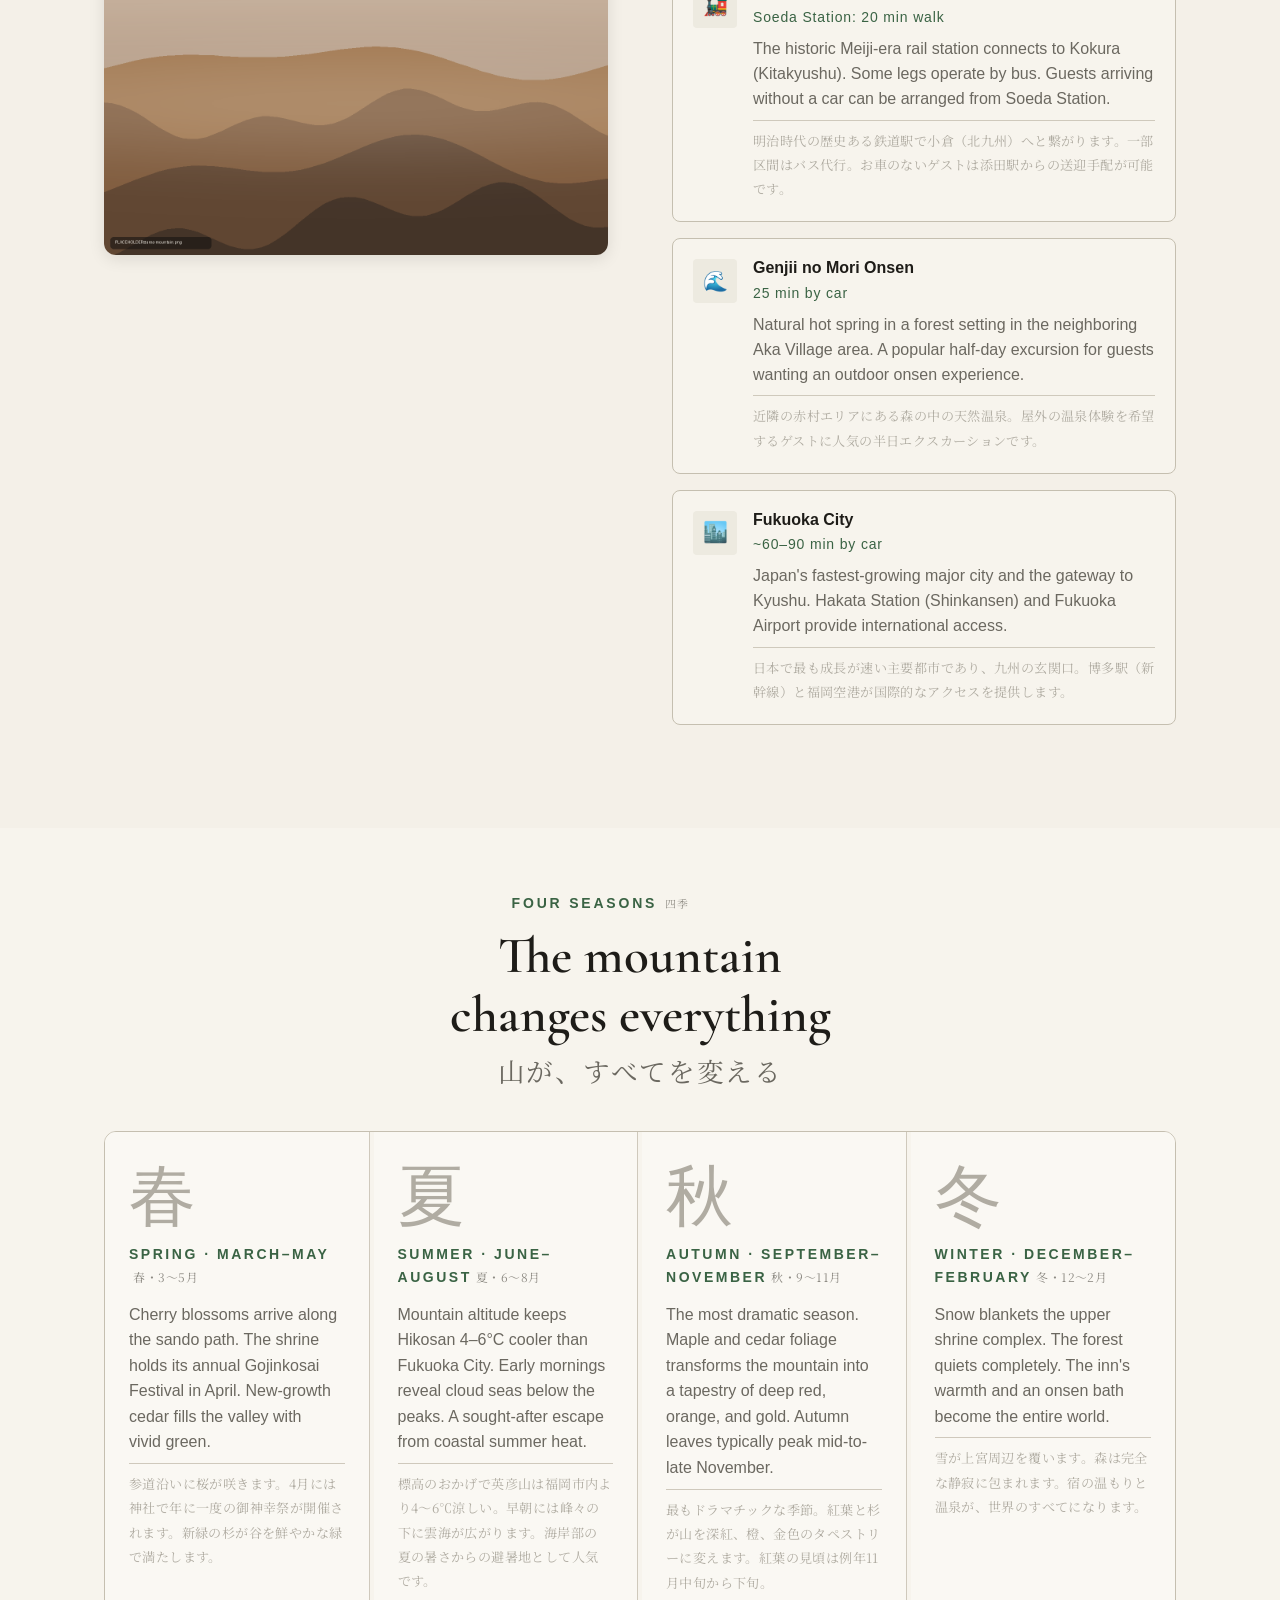
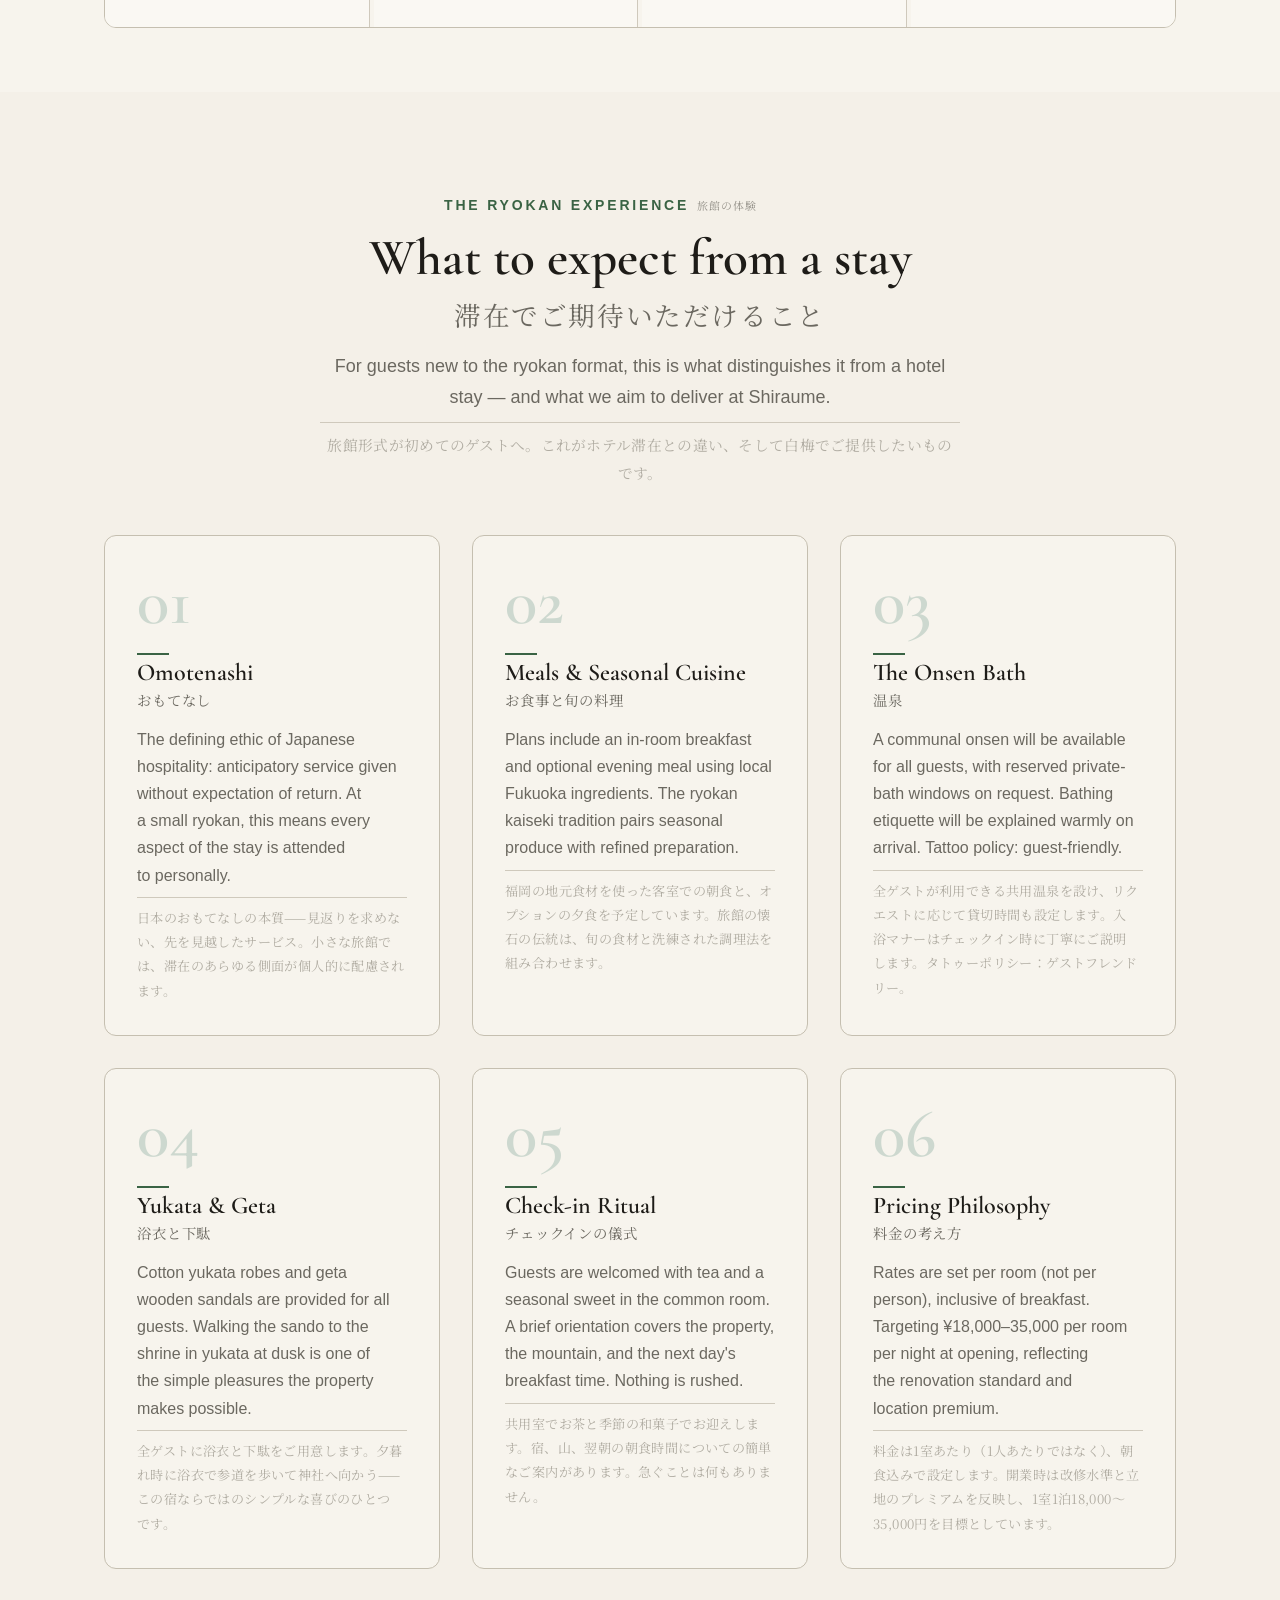
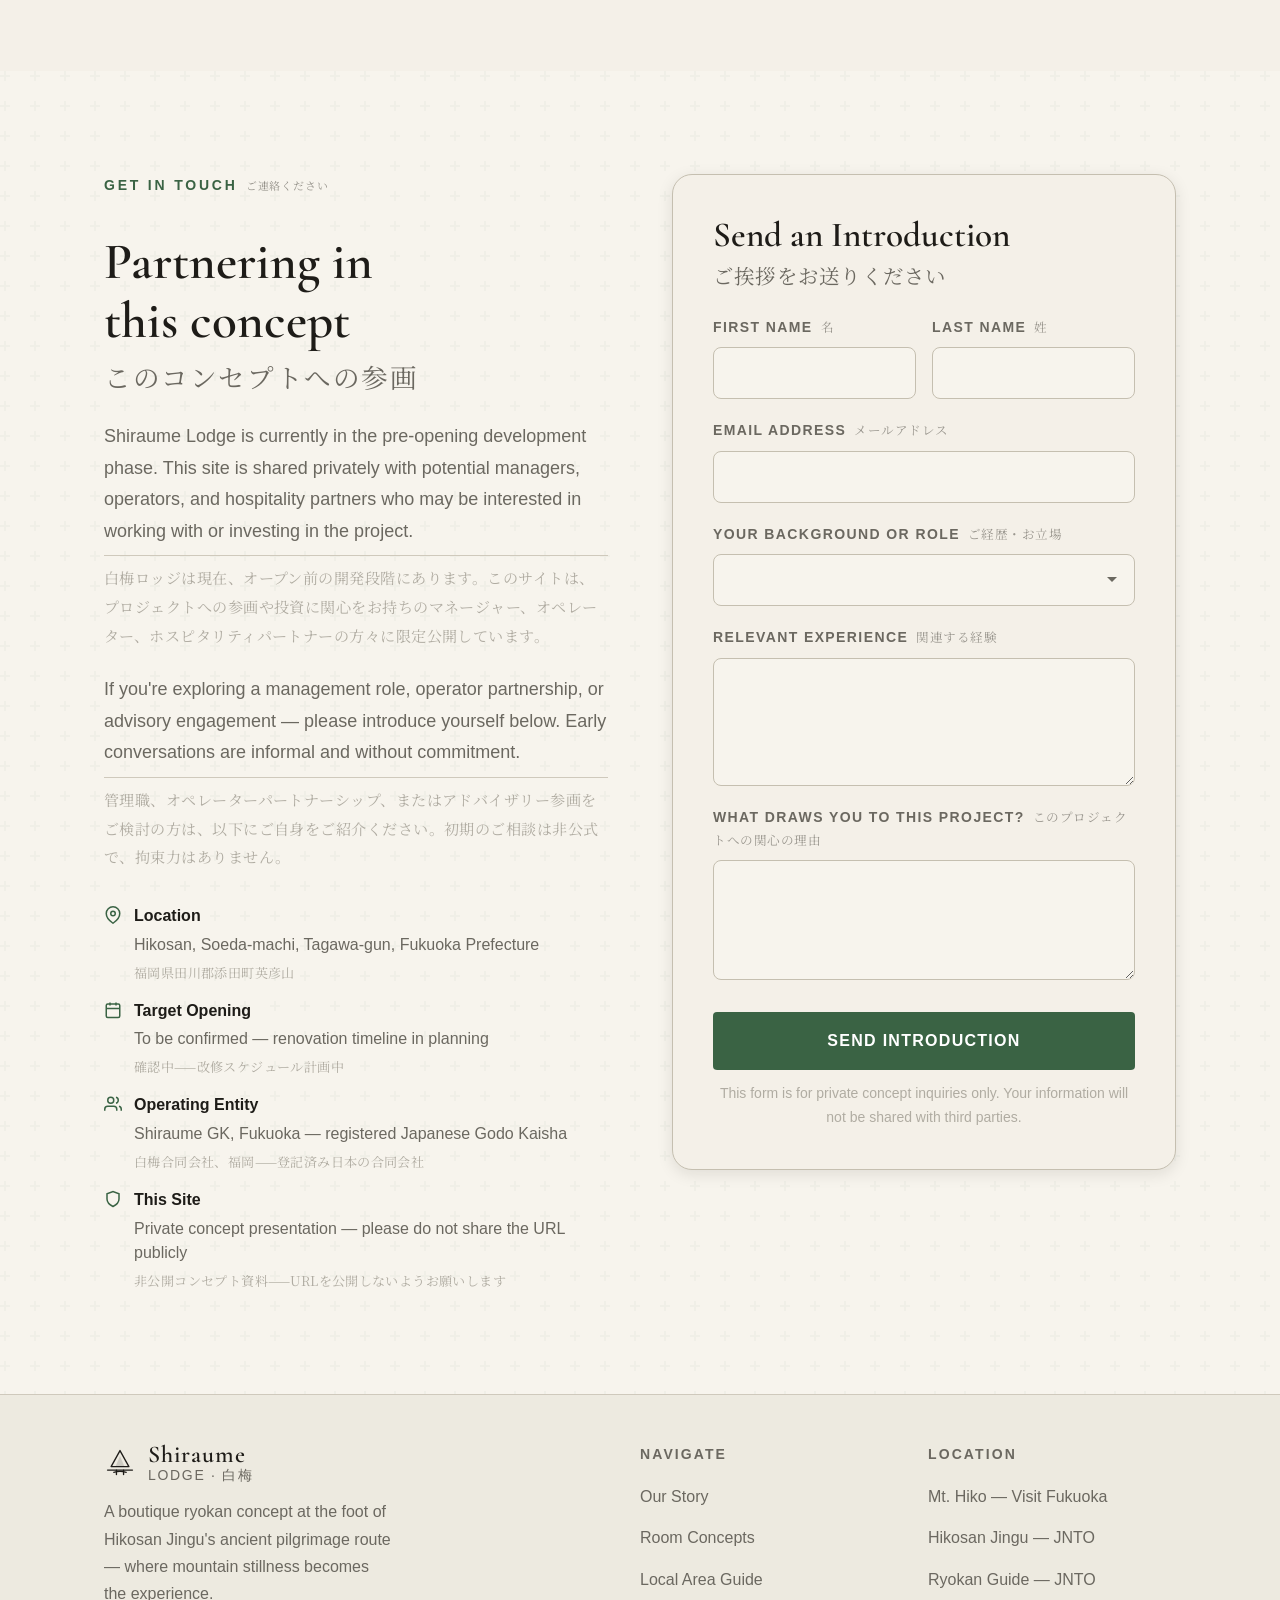
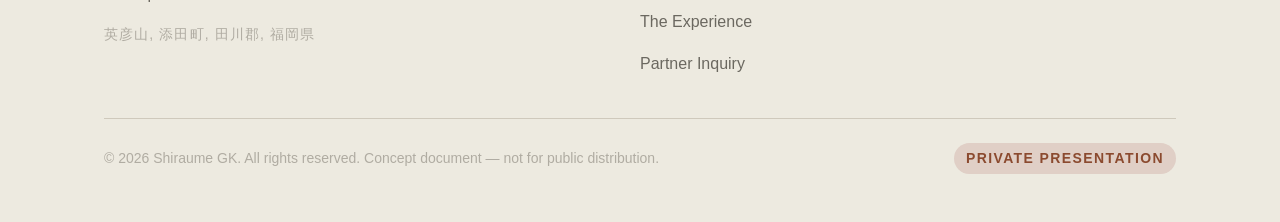
<file: archive/early-draft.html>
<!DOCTYPE html>
<html lang="en" data-theme="light" data-lang="en">
<head>
  <meta charset="UTF-8" />
  <meta name="viewport" content="width=device-width, initial-scale=1.0" />
  <title>Shiraume Lodge — A Ryokan Concept, Hikosan, Fukuoka</title>
  <meta name="description" content="A private concept presentation for Shiraume Lodge — a gut-renovated 109-year-old inn at the foot of Mt. Hiko's sacred pilgrimage route in Soeda, Fukuoka." />
  <meta name="robots" content="noindex, nofollow" />

  <!-- Open Graph -->
  <meta property="og:title" content="Shiraume Lodge — A Ryokan Concept" />
  <meta property="og:description" content="A private concept presentation for a boutique inn at the foot of Mt. Hiko, Fukuoka." />
  <meta property="og:type" content="website" />

  <!-- Noto Serif JP for Japanese display + Work Sans body -->
  <link rel="preconnect" href="https://fonts.googleapis.com" />
  <link rel="preconnect" href="https://fonts.gstatic.com" crossorigin />
  <link href="https://fonts.googleapis.com/css2?family=Cormorant+Garamond:ital,wght@0,400;0,500;0,600;0,700;1,400;1,500&family=Noto+Serif+JP:wght@300;400;500;600&family=Work+Sans:wght@300..700&display=swap" rel="stylesheet" />

  <link rel="stylesheet" href="./base.css" />
  <link rel="stylesheet" href="./style.css" />
</head>
<body>

<!-- ── HEADER ──────────────────────────────────────────── -->
<header class="site-header" id="site-header">
  <div class="container">
    <div class="header-inner">
      <a href="#" class="logo" aria-label="Shiraume Lodge home">
        <svg class="logo-mark" width="36" height="36" viewBox="0 0 36 36" fill="none" aria-hidden="true">
          <path d="M18 4 L28 22 L8 22 Z" stroke="currentColor" stroke-width="1.5" fill="none" stroke-linejoin="round"/>
          <path d="M18 10 L23 22 L13 22 Z" fill="currentColor" opacity="0.15"/>
          <line x1="4" y1="26" x2="32" y2="26" stroke="currentColor" stroke-width="1.5" stroke-linecap="round"/>
          <line x1="14" y1="26" x2="14" y2="31" stroke="currentColor" stroke-width="1.5" stroke-linecap="round"/>
          <line x1="22" y1="26" x2="22" y2="31" stroke="currentColor" stroke-width="1.5" stroke-linecap="round"/>
          <path d="M11 28.5 Q18 26.5 25 28.5" stroke="currentColor" stroke-width="1.5" fill="none" stroke-linecap="round"/>
        </svg>
        <div class="logo-text">
          <span class="logo-name">Shiraume</span>
          <span class="logo-sub">Lodge · 白梅</span>
        </div>
      </a>

      <nav class="site-nav" aria-label="Main navigation">
        <ul class="nav-links" role="list">
          <li><a href="#story"><span class="en">Our Story</span><span class="ja">物語</span></a></li>
          <li><a href="#rooms"><span class="en">Rooms</span><span class="ja">客室</span></a></li>
          <li><a href="#area"><span class="en">The Area</span><span class="ja">周辺</span></a></li>
          <li><a href="#experience"><span class="en">Experience</span><span class="ja">体験</span></a></li>
        </ul>

        <!-- Language Toggle -->
        <button class="lang-toggle" id="lang-toggle" aria-label="Switch to Japanese">
          <span class="lang-en">EN</span>
          <span class="lang-sep">/</span>
          <span class="lang-ja">日本語</span>
        </button>

        <button class="theme-toggle" data-theme-toggle aria-label="Switch to dark mode">
          <svg width="18" height="18" viewBox="0 0 24 24" fill="none" stroke="currentColor" stroke-width="2"><path d="M21 12.79A9 9 0 1 1 11.21 3 7 7 0 0 0 21 12.79z"/></svg>
        </button>
        <a href="#inquiry" class="nav-cta">
          <span class="en">Inquire</span><span class="ja">お問い合わせ</span>
        </a>
        <button class="mobile-menu-btn" aria-label="Open menu" id="mobile-menu-btn">
          <svg width="22" height="22" viewBox="0 0 24 24" fill="none" stroke="currentColor" stroke-width="2"><line x1="3" y1="6" x2="21" y2="6"/><line x1="3" y1="12" x2="21" y2="12"/><line x1="3" y1="18" x2="21" y2="18"/></svg>
        </button>
      </nav>
    </div>
  </div>
</header>

<!-- Mobile Menu -->
<div class="mobile-menu" id="mobile-menu" aria-hidden="true">
  <button class="mobile-close" id="mobile-close" aria-label="Close menu">
    <svg width="24" height="24" viewBox="0 0 24 24" fill="none" stroke="currentColor" stroke-width="2"><line x1="18" y1="6" x2="6" y2="18"/><line x1="6" y1="6" x2="18" y2="18"/></svg>
  </button>
  <a href="#story" class="mobile-nav-link"><span class="en">Our Story</span><span class="ja">物語</span></a>
  <a href="#rooms" class="mobile-nav-link"><span class="en">Rooms</span><span class="ja">客室</span></a>
  <a href="#area" class="mobile-nav-link"><span class="en">The Area</span><span class="ja">周辺</span></a>
  <a href="#experience" class="mobile-nav-link"><span class="en">Experience</span><span class="ja">体験</span></a>
  <a href="#inquiry" class="mobile-nav-link" style="color: var(--color-primary)"><span class="en">Inquire</span><span class="ja">お問い合わせ</span></a>
  <button class="lang-toggle lang-toggle--mobile" id="lang-toggle-mobile">
    <span class="lang-en">EN</span><span class="lang-sep">/</span><span class="lang-ja">日本語</span>
  </button>
</div>

<!-- ── HERO ────────────────────────────────────────────── -->
<section class="hero" id="hero">
  <div class="hero-bg" style="background-image: url('./assets/hero.png')"></div>
  <div class="hero-overlay"></div>
  <div class="container">
    <div class="hero-content">
      <p class="hero-eyebrow">
        <span class="en">Soeda-machi, Tagawa, Fukuoka</span>
        <span class="ja">福岡県田川郡添田町</span>
      </p>
      <h1>
        <span class="en">Where the<br><em>pilgrimage</em><br>rests</span>
        <span class="ja">巡礼の宿る<br>山のほとり</span>
      </h1>
      <p class="hero-tagline">
        <span class="en">A gut-renovated 109-year-old inn, reborn at the foot of Mt. Hiko's sacred sando — pairing deep mountain quiet with considered modern comfort.</span>
        <span class="ja">英彦山の参道を望む、築109年の宿を全面改修。深い山の静けさと、現代の快適さを兼ね備えた新たな宿泊体験を提案します。</span>
      </p>
      <div class="hero-actions">
        <a href="#story" class="btn-primary">
          <span class="en">Discover the Concept</span>
          <span class="ja">コンセプトを見る</span>
        </a>
        <a href="#inquiry" class="btn-outline">
          <span class="en">Express Interest</span>
          <span class="ja">関心を伝える</span>
        </a>
      </div>
    </div>
  </div>
  <div class="hero-scroll" aria-hidden="true">
    <div class="scroll-line"></div>
    <span class="en">Scroll</span><span class="ja">スクロール</span>
  </div>
</section>

<!-- ── INTRO STATS BAND ───────────────────────────────── -->
<div class="intro-band">
  <div class="container">
    <div class="intro-grid">
      <div class="intro-stat reveal">
        <div class="intro-stat-num">109</div>
        <div class="intro-stat-label">
          <span class="en">Years of History</span>
          <span class="ja">年の歴史</span>
        </div>
      </div>
      <div class="intro-divider" aria-hidden="true"></div>
      <div class="intro-stat reveal reveal-delay-1">
        <div class="intro-stat-num">5</div>
        <div class="intro-stat-label">
          <span class="en">Guest Rooms Planned</span>
          <span class="ja">室の客室（計画）</span>
        </div>
      </div>
      <div class="intro-divider" aria-hidden="true"></div>
      <div class="intro-stat reveal reveal-delay-2">
        <div class="intro-stat-num">1h</div>
        <div class="intro-stat-label">
          <span class="en">From Fukuoka City</span>
          <span class="ja">福岡市内から約1時間</span>
        </div>
      </div>
    </div>
  </div>
</div>

<!-- ── STORY SECTION ─────────────────────────────────── -->
<section class="story-section" id="story">
  <div class="container">
    <div class="story-grid">
      <div class="story-image-col reveal">
        <img src="./assets/story.png" alt="Exterior of the historic inn building with traditional architecture and garden approach" class="story-img-main" loading="lazy" width="600" height="750" />
        <div class="story-img-badge" style="position:absolute; bottom:-1.5rem; right:-1.5rem; background:var(--color-cedar); color:white; padding:1rem 1.25rem; border-radius:var(--radius-md); text-align:center; box-shadow:var(--shadow-md);">
          <div class="story-img-badge-num">Est.</div>
          <div class="story-img-badge-num" style="font-size:var(--text-xl);">1917</div>
          <div style="font-size:var(--text-xs); letter-spacing:0.08em; text-transform:uppercase; opacity:0.85;">Hikosan, Soeda</div>
        </div>
      </div>

      <div class="story-text-col">
        <div class="reveal">
          <p class="section-eyebrow">
            <span class="en">The Property Story</span>
            <span class="ja">物件の物語</span>
          </p>
          <h2 class="section-title">
            <span class="en">A century of shelter, returning to life</span>
            <span class="ja">百年の宿、新たなる息吹</span>
          </h2>
        </div>
        <div class="bilingual-block reveal reveal-delay-1">
          <p class="story-text en">For over a hundred years, this building stood at the approach to Hikosan Jingu — welcoming pilgrims and mountain wanderers along one of Kyushu's most storied sacred routes. Today, it is being brought back to life through a full gut renovation that honors its timber bones while reimagining every interior space.</p>
          <p class="story-text ja">百年以上にわたり、この建物は英彦山神宮の参道入口に佇み、九州屈指の聖地を訪れる巡礼者や山旅人を迎えてきました。今、骨格となる木造軸組みを活かしながら、全ての内部空間を刷新する全面改修によって、新たな命が吹き込まれようとしています。</p>
        </div>
        <div class="bilingual-block reveal reveal-delay-1">
          <p class="story-text en">Operated by Shiraume GK, the concept is a small, privately run lodging — five considered guest rooms, unhurried hospitality, and a setting that no city hotel can manufacture: the smell of cedar forest, the sound of mountain water, and a shrine that has anchored this valley since 740 CE.</p>
          <p class="story-text ja">白梅合同会社が運営するこのコンセプトは、五室のみの小さな宿。急ぐことのないおもてなしと、都市のホテルでは決して再現できない環境──杉の香り、山の水音、そして西暦740年からこの谷に鎮座する神社──がここにあります。</p>
        </div>

        <div class="story-pillars reveal reveal-delay-2">
          <div class="story-pillar">
            <div class="pillar-icon" aria-hidden="true">
              <svg width="18" height="18" viewBox="0 0 24 24" fill="none" stroke="currentColor" stroke-width="2"><path d="M3 9l9-7 9 7v11a2 2 0 0 1-2 2H5a2 2 0 0 1-2-2z"/><polyline points="9 22 9 12 15 12 15 22"/></svg>
            </div>
            <div>
              <p class="pillar-title"><span class="en">Authentic Architecture</span><span class="ja">本物の建築</span></p>
              <p class="pillar-desc">
                <span class="en">Original timber frame structure, preserved and reinforced. Shoji, tatami, and hinoki cedar brought back through skilled local craftspeople.</span>
                <span class="ja">オリジナルの木造軸組み構造を保存・補強。障子、畳、ヒノキ材を地元の熟練職人によって復元します。</span>
              </p>
            </div>
          </div>
          <div class="story-pillar">
            <div class="pillar-icon" aria-hidden="true">
              <svg width="18" height="18" viewBox="0 0 24 24" fill="none" stroke="currentColor" stroke-width="2"><circle cx="12" cy="12" r="10"/><path d="M12 8v4l3 3"/></svg>
            </div>
            <div>
              <p class="pillar-title"><span class="en">Slow Travel, Intentional Stay</span><span class="ja">ゆっくりとした旅、意図的な滞在</span></p>
              <p class="pillar-desc">
                <span class="en">Designed for guests who want to linger — a minimum one-night stay with in-room breakfast. No itinerary required.</span>
                <span class="ja">長く滞在したいゲストのために設計。最低1泊、朝食付き。スケジュールは不要です。</span>
              </p>
            </div>
          </div>
          <div class="story-pillar">
            <div class="pillar-icon" aria-hidden="true">
              <svg width="18" height="18" viewBox="0 0 24 24" fill="none" stroke="currentColor" stroke-width="2"><path d="M12 22s8-4 8-10V5l-8-3-8 3v7c0 6 8 10 8 10z"/></svg>
            </div>
            <div>
              <p class="pillar-title"><span class="en">Rooted in Omotenashi</span><span class="ja">おもてなしの心</span></p>
              <p class="pillar-desc">
                <span class="en">Hospitality following the ryokan tradition — personal, anticipatory, and never transactional. Every guest attended to individually.</span>
                <span class="ja">旅館の伝統に根ざしたおもてなし──個人的で、先を見越し、決して形式的ではありません。すべてのゲストに個別に寄り添います。</span>
              </p>
            </div>
          </div>
        </div>
      </div>
    </div>
  </div>
</section>

<!-- ── ROOMS SECTION ─────────────────────────────────── -->
<section class="rooms-section" id="rooms">
  <div class="container">
    <div class="rooms-intro reveal">
      <p class="section-eyebrow"><span class="en">Room Concepts</span><span class="ja">客室コンセプト</span></p>
      <h2 class="section-title">
        <span class="en">Two houses within one roof</span>
        <span class="ja">ひとつ屋根の下、ふたつの居場所</span>
      </h2>
      <p class="rooms-intro-desc">
        <span class="en">Upstairs, two family suites beneath the original timber beams. Downstairs, three intimate garden rooms with private baths. Five rooms in total — each a distinct way of settling into the mountain.</span>
        <span class="ja">2階には、当時の梁を残す2つのファミリースイート。1階には、専用風呂を備えた3つの静かな庭園客室。合わせて5室──それぞれが異なる形で、この山に寄り添います。</span>
      </p>
    </div>

    <hr class="rooms-divider" />

    <!-- Upstairs · Family Suites -->
    <div class="rooms-subsection reveal">
      <h3 class="rooms-sub-title">
        <span class="en">Upstairs · Family Suites</span>
        <span class="ja">2階・ファミリースイート</span>
      </h3>
      <p class="rooms-sub-desc">
        <span class="en">Two large tatami suites beneath the inn's original roofline, sharing a private lounge and a mountain-facing balcony — built for families and small groups who want to stay together.</span>
        <span class="ja">宿の元の屋根の下に広がる、2つの大きな畳スイート。専用ラウンジと山を望むバルコニーを共有し、共に過ごしたいご家族や少人数のグループのために設計されています。</span>
      </p>

      <div class="rooms-grid rooms-grid--suites">
        <!-- Hinoki -->
        <article class="room-card reveal">
          <div class="room-img">
            <img src="./assets/room-hinoki.png" alt="Hinoki family suite with tatami floor, gold-leaf screen wall, and shoji doors to the bath" loading="lazy" width="480" height="360" />
          </div>
          <div class="room-body">
            <p class="room-type"><span class="en">Family Suite</span><span class="ja">ファミリースイート</span></p>
            <h3 class="room-name">Hinoki — 檜</h3>
            <p class="room-desc">
              <span class="en">The larger of the two upstairs suites, sleeping up to ten across a traditional tatami floor plan. A deep tokonoma alcove and the inn's original exposed ceiling beams anchor the room.</span>
              <span class="ja">2つの2階スイートのうち大きい方。伝統的な畳敷きに最大10名まで就寝可能。深い床の間と、宿の元の天井梁が空間を印象づけます。</span>
            </p>
            <div class="room-features" role="list">
              <span class="room-feature"><span class="en">Sleeps up to 10</span><span class="ja">最大10名</span></span>
              <span class="room-feature"><span class="en">Tatami</span><span class="ja">畳</span></span>
              <span class="room-feature"><span class="en">Shared Lounge &amp; Balcony</span><span class="ja">共用ラウンジ・バルコニー</span></span>
            </div>
          </div>
        </article>

        <!-- Higashiyama -->
        <article class="room-card reveal reveal-delay-1">
          <div class="room-img">
            <img src="./assets/room-higashiyama.png" alt="Higashiyama family suite with low futon bedding, dark timber, and shoji screens" loading="lazy" width="480" height="360" />
          </div>
          <div class="room-body">
            <p class="room-type"><span class="en">Family Suite</span><span class="ja">ファミリースイート</span></p>
            <h3 class="room-name">Higashiyama — 東山</h3>
            <p class="room-desc">
              <span class="en">A second tatami suite for up to eight, opening onto the shared lounge and balcony facing the forested eastern ridge — morning mist over the valley is the room's defining view.</span>
              <span class="ja">最大8名までの、もうひとつの畳スイート。共用ラウンジと、東の森の尾根を望むバルコニーに面しています。谷にかかる朝霧が、この部屋を象徴する眺めです。</span>
            </p>
            <div class="room-features" role="list">
              <span class="room-feature"><span class="en">Sleeps up to 8</span><span class="ja">最大8名</span></span>
              <span class="room-feature"><span class="en">Tatami</span><span class="ja">畳</span></span>
              <span class="room-feature"><span class="en">Mountain Balcony</span><span class="ja">山側バルコニー</span></span>
            </div>
          </div>
        </article>
      </div>
    </div>

    <!-- Downstairs · Garden Rooms -->
    <div class="rooms-subsection reveal">
      <h3 class="rooms-sub-title">
        <span class="en">Downstairs · Garden Rooms</span>
        <span class="ja">1階・庭園客室</span>
      </h3>
      <p class="rooms-sub-desc">
        <span class="en">Three smaller, more private rooms opening directly onto the garden — each with its own bath, a considered mix of bed and futon, and quietly luxurious finishes.</span>
        <span class="ja">庭へと直接開かれた、より小さくプライベートな3室。それぞれに専用風呂を備え、ベッドと布団を組み合わせた寝室と、静かな贅を尽くした設え。</span>
      </p>

      <div class="rooms-grid">
        <!-- Koke -->
        <article class="room-card reveal">
          <div class="room-img">
            <img src="./assets/room-koke.png" alt="Koke garden room opening onto a private moss garden with stone lantern" loading="lazy" width="480" height="360" />
          </div>
          <div class="room-body">
            <p class="room-type"><span class="en">Garden Room</span><span class="ja">庭園客室</span></p>
            <h3 class="room-name">Koke — 苔</h3>
            <p class="room-desc">
              <span class="en">Opening directly onto a private moss garden and stone lantern, with a handmade ceramic washbasin and a Japanese-style wet room finished in warm stone.</span>
              <span class="ja">専用の苔庭と石灯籠に直接面した客室。手作りの陶器の洗面台と、温かみのある石で仕上げた和式のウェットルームを備えます。</span>
            </p>
            <div class="room-features" role="list">
              <span class="room-feature"><span class="en">Moss Garden</span><span class="ja">苔庭</span></span>
              <span class="room-feature"><span class="en">Private Bath</span><span class="ja">専用風呂</span></span>
              <span class="room-feature"><span class="en">Garden Access</span><span class="ja">庭へのアクセス</span></span>
            </div>
          </div>
        </article>

        <!-- Shizuka -->
        <article class="room-card reveal reveal-delay-1">
          <div class="room-img">
            <img src="./assets/room-shizuka.png" alt="Shizuka garden room with low tatami sitting area and soft light through shoji screens" loading="lazy" width="480" height="360" />
          </div>
          <div class="room-body">
            <p class="room-type"><span class="en">Garden Room</span><span class="ja">庭園客室</span></p>
            <h3 class="room-name">Shizuka — 静</h3>
            <p class="room-desc">
              <span class="en">A quieter room facing the rear garden, with a low tatami sitting area beside the bed and soft, filtered morning light through shoji screens.</span>
              <span class="ja">後庭に面した静かな客室。ベッドの傍らに低い畳の座スペースを設け、障子越しの柔らかな朝の光が差し込みます。</span>
            </p>
            <div class="room-features" role="list">
              <span class="room-feature"><span class="en">Rear Garden</span><span class="ja">後庭</span></span>
              <span class="room-feature"><span class="en">Tatami Corner</span><span class="ja">畳コーナー</span></span>
              <span class="room-feature"><span class="en">Private Bath</span><span class="ja">専用風呂</span></span>
            </div>
          </div>
        </article>

        <!-- Yamabiko -->
        <article class="room-card reveal reveal-delay-2">
          <div class="room-img">
            <img src="./assets/room-yamabiko.png" alt="Yamabiko garden room with bed and futon combination beside the koi pond" loading="lazy" width="480" height="360" />
          </div>
          <div class="room-body">
            <p class="room-type"><span class="en">Garden Room</span><span class="ja">庭園客室</span></p>
            <h3 class="room-name">Yamabiko — 山彦</h3>
            <p class="room-desc">
              <span class="en">The koi pond provides a quiet soundtrack through the night. A combination of bed and futon allows the room to flex for a couple or a small family.</span>
              <span class="ja">鯉池の水音が夜通し静かに響きます。ベッドと布団の組み合わせにより、カップルにも小さなご家族にも対応できる客室です。</span>
            </p>
            <div class="room-features" role="list">
              <span class="room-feature"><span class="en">Koi Pond</span><span class="ja">鯉池</span></span>
              <span class="room-feature"><span class="en">Bed + Futon</span><span class="ja">ベッドと布団</span></span>
              <span class="room-feature"><span class="en">Private Bath</span><span class="ja">専用風呂</span></span>
            </div>
          </div>
        </article>
      </div>
    </div>
  </div>
</section>

<!-- ── AREA GUIDE ─────────────────────────────────────── -->
<section class="area-section" id="area">
  <div class="container">
    <div class="area-layout">
      <div class="area-intro">
        <div class="reveal">
          <p class="section-eyebrow"><span class="en">The Local Area</span><span class="ja">周辺エリア</span></p>
          <h2 class="section-title">
            <span class="en">Mt. Hiko and the Soeda valley</span>
            <span class="ja">英彦山と添田の谷</span>
          </h2>
        </div>
        <div class="bilingual-block reveal reveal-delay-1">
          <p class="area-text en">Soeda-machi sits in the Chikuho mountains of southeastern Fukuoka Prefecture, bordered by Oita to the east. The town's identity is inseparable from Mt. Hiko (英彦山) — a 1,200-meter sacred peak that has drawn pilgrims, Shugendo practitioners, and mountain ascetics for over 1,300 years.</p>
          <p class="area-text ja">添田町は福岡県南東部の筑豊山地に位置し、東は大分県と接しています。この町のアイデンティティは英彦山と切り離せません——1,200メートルの霊峰は、1,300年以上にわたり巡礼者、修験道の行者、山岳修行者を引き寄せてきました。</p>
        </div>
        <div class="bilingual-block reveal reveal-delay-1">
          <p class="area-text en">For guests, this translates to extraordinary hiking, genuine cultural depth, and the kind of unhurried landscape that is increasingly rare in mainland Japan — within 60 to 90 minutes of Fukuoka City.</p>
          <p class="area-text ja">ゲストにとっては、素晴らしいハイキング、本物の文化的深み、そして本州ではますます稀になりつつある急がない景観——福岡市内から60〜90分の距離にあります。</p>
        </div>
        <img src="./assets/area-mountain.png" alt="Aerial view of Mt. Hiko and the surrounding cedar and maple forest in autumn mist" class="area-img reveal reveal-delay-2" loading="lazy" width="640" height="427" />
      </div>

      <div class="area-spots reveal reveal-delay-1">
        <article class="spot-card">
          <div class="spot-icon" aria-hidden="true">⛩️</div>
          <div>
            <h3 class="spot-name">Hikosan Jingu · 英彦山神宮</h3>
            <p class="spot-dist"><span class="en">5–10 min walk</span><span class="ja">徒歩5〜10分</span></p>
            <p class="spot-desc">
              <span class="en">One of Kyushu's great mountain shrines, founded in 740 CE. The stone-lantern sando runs directly past the property. The April Gojinkosai Festival draws pilgrims from across western Japan.</span>
              <span class="ja">西暦740年創建、九州を代表する山岳神社のひとつ。石灯籠が並ぶ参道は宿の真横を通ります。4月の御神幸祭には西日本各地から参拝者が訪れます。</span>
            </p>
          </div>
        </article>
        <article class="spot-card">
          <div class="spot-icon" aria-hidden="true">🏔️</div>
          <div>
            <h3 class="spot-name"><span class="en">Mt. Hiko Hiking Routes</span><span class="ja">英彦山ハイキングルート</span></h3>
            <p class="spot-dist"><span class="en">Trailhead: 15 min walk</span><span class="ja">登山口まで徒歩15分</span></p>
            <p class="spot-desc">
              <span class="en">The main route covers 17 km over three peaks, passing Hohei-den (Important Cultural Property, 1616) and the summit Jogu-jinja. Autumn foliage peaks in November.</span>
              <span class="ja">メインルートは三峰を越える17km。奉幣殿（重要文化財、1616年）と山頂の上宮神社を通過します。紅葉の見頃は11月。</span>
            </p>
          </div>
        </article>
        <article class="spot-card">
          <div class="spot-icon" aria-hidden="true">🌸</div>
          <div>
            <h3 class="spot-name"><span class="en">Soeda Park</span><span class="ja">添田公園</span></h3>
            <p class="spot-dist"><span class="en">15 min by car</span><span class="ja">車で15分</span></p>
            <p class="spot-desc">
              <span class="en">2,000 sakura trees and 200 pines surrounding the restored Ganjaku Castle site. Panoramic baths overlooking the town are a local favorite in any season.</span>
              <span class="ja">復元された含む岳城跡を囲む2,000本の桜と200本の松。どの季節も地元の人々に親しまれる、町を一望するパノラマ浴場があります。</span>
            </p>
          </div>
        </article>
        <article class="spot-card">
          <div class="spot-icon" aria-hidden="true">🚂</div>
          <div>
            <h3 class="spot-name"><span class="en">Hitahikosan Line</span><span class="ja">日田彦山線</span></h3>
            <p class="spot-dist"><span class="en">Soeda Station: 20 min walk</span><span class="ja">添田駅まで徒歩20分</span></p>
            <p class="spot-desc">
              <span class="en">The historic Meiji-era rail station connects to Kokura (Kitakyushu). Some legs operate by bus. Guests arriving without a car can be arranged from Soeda Station.</span>
              <span class="ja">明治時代の歴史ある鉄道駅で小倉（北九州）へと繋がります。一部区間はバス代行。お車のないゲストは添田駅からの送迎手配が可能です。</span>
            </p>
          </div>
        </article>
        <article class="spot-card">
          <div class="spot-icon" aria-hidden="true">🌊</div>
          <div>
            <h3 class="spot-name"><span class="en">Genjii no Mori Onsen</span><span class="ja">源じいの森温泉</span></h3>
            <p class="spot-dist"><span class="en">25 min by car</span><span class="ja">車で25分</span></p>
            <p class="spot-desc">
              <span class="en">Natural hot spring in a forest setting in the neighboring Aka Village area. A popular half-day excursion for guests wanting an outdoor onsen experience.</span>
              <span class="ja">近隣の赤村エリアにある森の中の天然温泉。屋外の温泉体験を希望するゲストに人気の半日エクスカーションです。</span>
            </p>
          </div>
        </article>
        <article class="spot-card">
          <div class="spot-icon" aria-hidden="true">🏙️</div>
          <div>
            <h3 class="spot-name"><span class="en">Fukuoka City</span><span class="ja">福岡市</span></h3>
            <p class="spot-dist"><span class="en">~60–90 min by car</span><span class="ja">車で約60〜90分</span></p>
            <p class="spot-desc">
              <span class="en">Japan's fastest-growing major city and the gateway to Kyushu. Hakata Station (Shinkansen) and Fukuoka Airport provide international access.</span>
              <span class="ja">日本で最も成長が速い主要都市であり、九州の玄関口。博多駅（新幹線）と福岡空港が国際的なアクセスを提供します。</span>
            </p>
          </div>
        </article>
      </div>
    </div>
  </div>
</section>

<!-- ── SEASONAL STRIP ─────────────────────────────────── -->
<section class="seasons-section">
  <div class="container">
    <div class="section-header reveal" style="margin-bottom: var(--space-10);">
      <p class="section-eyebrow"><span class="en">Four Seasons</span><span class="ja">四季</span></p>
      <h2 class="section-title">
        <span class="en">The mountain changes everything</span>
        <span class="ja">山が、すべてを変える</span>
      </h2>
    </div>
    <div class="seasons-grid reveal">
      <div class="season-panel">
        <div class="season-kanji">春</div>
        <p class="season-name"><span class="en">Spring · March–May</span><span class="ja">春・3〜5月</span></p>
        <p class="season-desc">
          <span class="en">Cherry blossoms arrive along the sando path. The shrine holds its annual Gojinkosai Festival in April. New-growth cedar fills the valley with vivid green.</span>
          <span class="ja">参道沿いに桜が咲きます。4月には神社で年に一度の御神幸祭が開催されます。新緑の杉が谷を鮮やかな緑で満たします。</span>
        </p>
      </div>
      <div class="season-panel">
        <div class="season-kanji">夏</div>
        <p class="season-name"><span class="en">Summer · June–August</span><span class="ja">夏・6〜8月</span></p>
        <p class="season-desc">
          <span class="en">Mountain altitude keeps Hikosan 4–6°C cooler than Fukuoka City. Early mornings reveal cloud seas below the peaks. A sought-after escape from coastal summer heat.</span>
          <span class="ja">標高のおかげで英彦山は福岡市内より4〜6℃涼しい。早朝には峰々の下に雲海が広がります。海岸部の夏の暑さからの避暑地として人気です。</span>
        </p>
      </div>
      <div class="season-panel">
        <div class="season-kanji">秋</div>
        <p class="season-name"><span class="en">Autumn · September–November</span><span class="ja">秋・9〜11月</span></p>
        <p class="season-desc">
          <span class="en">The most dramatic season. Maple and cedar foliage transforms the mountain into a tapestry of deep red, orange, and gold. Autumn leaves typically peak mid-to-late November.</span>
          <span class="ja">最もドラマチックな季節。紅葉と杉が山を深紅、橙、金色のタペストリーに変えます。紅葉の見頃は例年11月中旬から下旬。</span>
        </p>
      </div>
      <div class="season-panel">
        <div class="season-kanji">冬</div>
        <p class="season-name"><span class="en">Winter · December–February</span><span class="ja">冬・12〜2月</span></p>
        <p class="season-desc">
          <span class="en">Snow blankets the upper shrine complex. The forest quiets completely. The inn's warmth and an onsen bath become the entire world.</span>
          <span class="ja">雪が上宮周辺を覆います。森は完全な静寂に包まれます。宿の温もりと温泉が、世界のすべてになります。</span>
        </p>
      </div>
    </div>
  </div>
</section>

<!-- ── EXPERIENCE ─────────────────────────────────────── -->
<section class="experience-section" id="experience">
  <div class="container">
    <div class="section-header reveal">
      <p class="section-eyebrow"><span class="en">The Ryokan Experience</span><span class="ja">旅館の体験</span></p>
      <h2 class="section-title">
        <span class="en">What to expect from a stay</span>
        <span class="ja">滞在でご期待いただけること</span>
      </h2>
      <p class="section-desc">
        <span class="en">For guests new to the ryokan format, this is what distinguishes it from a hotel stay — and what we aim to deliver at Shiraume.</span>
        <span class="ja">旅館形式が初めてのゲストへ。これがホテル滞在との違い、そして白梅でご提供したいものです。</span>
      </p>
    </div>
    <div class="experience-grid">
      <div class="exp-item reveal">
        <div class="exp-num">01</div>
        <h3 class="exp-title"><span class="en">Omotenashi</span><span class="ja">おもてなし</span></h3>
        <p class="exp-desc">
          <span class="en">The defining ethic of Japanese hospitality: anticipatory service given without expectation of return. At a small ryokan, this means every aspect of the stay is attended to personally.</span>
          <span class="ja">日本のおもてなしの本質——見返りを求めない、先を見越したサービス。小さな旅館では、滞在のあらゆる側面が個人的に配慮されます。</span>
        </p>
      </div>
      <div class="exp-item reveal reveal-delay-1">
        <div class="exp-num">02</div>
        <h3 class="exp-title"><span class="en">Meals &amp; Seasonal Cuisine</span><span class="ja">お食事と旬の料理</span></h3>
        <p class="exp-desc">
          <span class="en">Plans include an in-room breakfast and optional evening meal using local Fukuoka ingredients. The ryokan kaiseki tradition pairs seasonal produce with refined preparation.</span>
          <span class="ja">福岡の地元食材を使った客室での朝食と、オプションの夕食を予定しています。旅館の懐石の伝統は、旬の食材と洗練された調理法を組み合わせます。</span>
        </p>
      </div>
      <div class="exp-item reveal reveal-delay-2">
        <div class="exp-num">03</div>
        <h3 class="exp-title"><span class="en">The Onsen Bath</span><span class="ja">温泉</span></h3>
        <p class="exp-desc">
          <span class="en">A communal onsen will be available for all guests, with reserved private-bath windows on request. Bathing etiquette will be explained warmly on arrival. Tattoo policy: guest-friendly.</span>
          <span class="ja">全ゲストが利用できる共用温泉を設け、リクエストに応じて貸切時間も設定します。入浴マナーはチェックイン時に丁寧にご説明します。タトゥーポリシー：ゲストフレンドリー。</span>
        </p>
      </div>
      <div class="exp-item reveal">
        <div class="exp-num">04</div>
        <h3 class="exp-title"><span class="en">Yukata &amp; Geta</span><span class="ja">浴衣と下駄</span></h3>
        <p class="exp-desc">
          <span class="en">Cotton yukata robes and geta wooden sandals are provided for all guests. Walking the sando to the shrine in yukata at dusk is one of the simple pleasures the property makes possible.</span>
          <span class="ja">全ゲストに浴衣と下駄をご用意します。夕暮れ時に浴衣で参道を歩いて神社へ向かう——この宿ならではのシンプルな喜びのひとつです。</span>
        </p>
      </div>
      <div class="exp-item reveal reveal-delay-1">
        <div class="exp-num">05</div>
        <h3 class="exp-title"><span class="en">Check-in Ritual</span><span class="ja">チェックインの儀式</span></h3>
        <p class="exp-desc">
          <span class="en">Guests are welcomed with tea and a seasonal sweet in the common room. A brief orientation covers the property, the mountain, and the next day's breakfast time. Nothing is rushed.</span>
          <span class="ja">共用室でお茶と季節の和菓子でお迎えします。宿、山、翌朝の朝食時間についての簡単なご案内があります。急ぐことは何もありません。</span>
        </p>
      </div>
      <div class="exp-item reveal reveal-delay-2">
        <div class="exp-num">06</div>
        <h3 class="exp-title"><span class="en">Pricing Philosophy</span><span class="ja">料金の考え方</span></h3>
        <p class="exp-desc">
          <span class="en">Rates are set per room (not per person), inclusive of breakfast. Targeting ¥18,000–35,000 per room per night at opening, reflecting the renovation standard and location premium.</span>
          <span class="ja">料金は1室あたり（1人あたりではなく）、朝食込みで設定します。開業時は改修水準と立地のプレミアムを反映し、1室1泊18,000〜35,000円を目標としています。</span>
        </p>
      </div>
    </div>
  </div>
</section>

<!-- ── INQUIRY FORM ───────────────────────────────────── -->
<section class="inquiry-section" id="inquiry">
  <div class="inquiry-bg-pattern" aria-hidden="true"></div>
  <div class="container">
    <div class="inquiry-layout">
      <div class="inquiry-intro reveal">
        <p class="section-eyebrow"><span class="en">Get in Touch</span><span class="ja">ご連絡ください</span></p>
        <h2 class="section-title">
          <span class="en">Partnering in this concept</span>
          <span class="ja">このコンセプトへの参画</span>
        </h2>
        <div class="bilingual-block">
          <p class="inquiry-text en">Shiraume Lodge is currently in the pre-opening development phase. This site is shared privately with potential managers, operators, and hospitality partners who may be interested in working with or investing in the project.</p>
          <p class="inquiry-text ja">白梅ロッジは現在、オープン前の開発段階にあります。このサイトは、プロジェクトへの参画や投資に関心をお持ちのマネージャー、オペレーター、ホスピタリティパートナーの方々に限定公開しています。</p>
        </div>
        <div class="bilingual-block">
          <p class="inquiry-text en">If you're exploring a management role, operator partnership, or advisory engagement — please introduce yourself below. Early conversations are informal and without commitment.</p>
          <p class="inquiry-text ja">管理職、オペレーターパートナーシップ、またはアドバイザリー参画をご検討の方は、以下にご自身をご紹介ください。初期のご相談は非公式で、拘束力はありません。</p>
        </div>

        <div class="inquiry-details">
          <div class="inquiry-detail">
            <div class="inquiry-detail-icon"><svg width="18" height="18" viewBox="0 0 24 24" fill="none" stroke="currentColor" stroke-width="2"><path d="M21 10c0 7-9 13-9 13s-9-6-9-13a9 9 0 0 1 18 0z"/><circle cx="12" cy="10" r="3"/></svg></div>
            <div class="inquiry-detail-text">
              <strong><span class="en">Location</span><span class="ja">所在地</span></strong>
              <span class="en">Hikosan, Soeda-machi, Tagawa-gun, Fukuoka Prefecture</span>
              <span class="ja">福岡県田川郡添田町英彦山</span>
            </div>
          </div>
          <div class="inquiry-detail">
            <div class="inquiry-detail-icon"><svg width="18" height="18" viewBox="0 0 24 24" fill="none" stroke="currentColor" stroke-width="2"><rect x="3" y="4" width="18" height="18" rx="2" ry="2"/><line x1="16" y1="2" x2="16" y2="6"/><line x1="8" y1="2" x2="8" y2="6"/><line x1="3" y1="10" x2="21" y2="10"/></svg></div>
            <div class="inquiry-detail-text">
              <strong><span class="en">Target Opening</span><span class="ja">目標開業</span></strong>
              <span class="en">To be confirmed — renovation timeline in planning</span>
              <span class="ja">確認中——改修スケジュール計画中</span>
            </div>
          </div>
          <div class="inquiry-detail">
            <div class="inquiry-detail-icon"><svg width="18" height="18" viewBox="0 0 24 24" fill="none" stroke="currentColor" stroke-width="2"><path d="M17 21v-2a4 4 0 0 0-4-4H5a4 4 0 0 0-4 4v2"/><circle cx="9" cy="7" r="4"/><path d="M23 21v-2a4 4 0 0 0-3-3.87"/><path d="M16 3.13a4 4 0 0 1 0 7.75"/></svg></div>
            <div class="inquiry-detail-text">
              <strong><span class="en">Operating Entity</span><span class="ja">運営法人</span></strong>
              <span class="en">Shiraume GK, Fukuoka — registered Japanese Godo Kaisha</span>
              <span class="ja">白梅合同会社、福岡——登記済み日本の合同会社</span>
            </div>
          </div>
          <div class="inquiry-detail">
            <div class="inquiry-detail-icon"><svg width="18" height="18" viewBox="0 0 24 24" fill="none" stroke="currentColor" stroke-width="2"><path d="M12 22s8-4 8-10V5l-8-3-8 3v7c0 6 8 10 8 10z"/></svg></div>
            <div class="inquiry-detail-text">
              <strong><span class="en">This Site</span><span class="ja">このサイトについて</span></strong>
              <span class="en">Private concept presentation — please do not share the URL publicly</span>
              <span class="ja">非公開コンセプト資料——URLを公開しないようお願いします</span>
            </div>
          </div>
        </div>
      </div>

      <!-- Form -->
      <div class="inquiry-form-wrap reveal reveal-delay-1">
        <h3 class="form-title">
          <span class="en">Send an Introduction</span>
          <span class="ja">ご挨拶をお送りください</span>
        </h3>
        <form id="inquiry-form" novalidate>
          <div class="form-fields">
            <div class="form-row">
              <div class="form-field">
                <label for="first-name"><span class="en">First Name</span><span class="ja">名</span></label>
                <input type="text" id="first-name" name="first_name" autocomplete="given-name" required />
              </div>
              <div class="form-field">
                <label for="last-name"><span class="en">Last Name</span><span class="ja">姓</span></label>
                <input type="text" id="last-name" name="last_name" autocomplete="family-name" required />
              </div>
            </div>
            <div class="form-field">
              <label for="email"><span class="en">Email Address</span><span class="ja">メールアドレス</span></label>
              <input type="email" id="email" name="email" autocomplete="email" required />
            </div>
            <div class="form-field">
              <label for="role"><span class="en">Your Background or Role</span><span class="ja">ご経歴・お立場</span></label>
              <select id="role" name="role">
                <option value="" disabled selected></option>
                <option value="ryokan-manager"><span class="en">Ryokan / Inn Manager</span> · 旅館支配人</option>
                <option value="hospitality-operator">Hospitality Operator · ホスピタリティ事業者</option>
                <option value="hotel-professional">Hotel Professional · ホテル関係者</option>
                <option value="investor">Investor / Partner · 投資家・パートナー</option>
                <option value="consultant">Consultant or Advisor · コンサルタント・アドバイザー</option>
                <option value="other">Other · その他</option>
              </select>
            </div>
            <div class="form-field">
              <label for="experience"><span class="en">Relevant Experience</span><span class="ja">関連する経験</span></label>
              <textarea id="experience" name="experience" rows="4"></textarea>
            </div>
            <div class="form-field">
              <label for="interest"><span class="en">What draws you to this project?</span><span class="ja">このプロジェクトへの関心の理由</span></label>
              <textarea id="interest" name="interest" rows="3"></textarea>
            </div>
            <div class="form-submit">
              <button type="submit" class="btn-submit">
                <span class="en">Send Introduction</span>
                <span class="ja">送信する</span>
              </button>
              <p class="form-privacy">
                <span class="en">This form is for private concept inquiries only. Your information will not be shared with third parties.</span>
                <span class="ja">このフォームは非公開のコンセプト問い合わせ専用です。お客様の情報は第三者と共有されません。</span>
              </p>
            </div>
          </div>
        </form>
        <div class="form-success" id="form-success" aria-live="polite">
          <div class="form-success-icon">
            <svg width="24" height="24" viewBox="0 0 24 24" fill="none" stroke="currentColor" stroke-width="2.5"><polyline points="20 6 9 17 4 12"/></svg>
          </div>
          <h3><span class="en">Introduction received</span><span class="ja">ご挨拶を受け取りました</span></h3>
          <p>
            <span class="en">Thank you for your interest in Shiraume Lodge. We'll review your introduction and be in touch soon.</span>
            <span class="ja">白梅ロッジへのご関心をありがとうございます。ご挨拶を拝見し、近日中にご連絡いたします。</span>
          </p>
        </div>
      </div>
    </div>
  </div>
</section>

<!-- ── FOOTER ────────────────────────────────────────── -->
<footer class="site-footer" role="contentinfo">
  <div class="container">
    <div class="footer-inner">
      <div class="footer-brand">
        <a href="#" class="logo" aria-label="Shiraume Lodge home">
          <svg class="logo-mark" width="32" height="32" viewBox="0 0 36 36" fill="none" aria-hidden="true">
            <path d="M18 4 L28 22 L8 22 Z" stroke="currentColor" stroke-width="1.5" fill="none" stroke-linejoin="round"/>
            <path d="M18 10 L23 22 L13 22 Z" fill="currentColor" opacity="0.15"/>
            <line x1="4" y1="26" x2="32" y2="26" stroke="currentColor" stroke-width="1.5" stroke-linecap="round"/>
            <line x1="14" y1="26" x2="14" y2="31" stroke="currentColor" stroke-width="1.5" stroke-linecap="round"/>
            <line x1="22" y1="26" x2="22" y2="31" stroke="currentColor" stroke-width="1.5" stroke-linecap="round"/>
            <path d="M11 28.5 Q18 26.5 25 28.5" stroke="currentColor" stroke-width="1.5" fill="none" stroke-linecap="round"/>
          </svg>
          <div class="logo-text">
            <span class="logo-name">Shiraume</span>
            <span class="logo-sub">Lodge · 白梅</span>
          </div>
        </a>
        <p class="footer-tagline">
          <span class="en">A boutique ryokan concept at the foot of Hikosan Jingu's ancient pilgrimage route — where mountain stillness becomes the experience.</span>
          <span class="ja">英彦山神宮の古い参道のふもとにある、ブティック旅館のコンセプト——山の静けさそのものが体験となる場所。</span>
        </p>
        <p class="footer-location">英彦山, 添田町, 田川郡, 福岡県</p>
      </div>
      <div>
        <p class="footer-col-title"><span class="en">Navigate</span><span class="ja">ナビゲート</span></p>
        <ul class="footer-links" role="list">
          <li><a href="#story"><span class="en">Our Story</span><span class="ja">物語</span></a></li>
          <li><a href="#rooms"><span class="en">Room Concepts</span><span class="ja">客室コンセプト</span></a></li>
          <li><a href="#area"><span class="en">Local Area Guide</span><span class="ja">周辺エリアガイド</span></a></li>
          <li><a href="#experience"><span class="en">The Experience</span><span class="ja">体験</span></a></li>
          <li><a href="#inquiry"><span class="en">Partner Inquiry</span><span class="ja">パートナー問い合わせ</span></a></li>
        </ul>
      </div>
      <div>
        <p class="footer-col-title"><span class="en">Location</span><span class="ja">所在地</span></p>
        <ul class="footer-links" role="list">
          <li><a href="https://www.crossroadfukuoka.jp/en/articles/mount_hiko" target="_blank" rel="noopener noreferrer">Mt. Hiko — Visit Fukuoka</a></li>
          <li><a href="https://www.japan.travel/en/spot/787/" target="_blank" rel="noopener noreferrer">Hikosan Jingu — JNTO</a></li>
          <li><a href="https://www.japan.travel/en/guide/japanese-ryokan/" target="_blank" rel="noopener noreferrer">Ryokan Guide — JNTO</a></li>
        </ul>
      </div>
    </div>
    <div class="footer-bottom">
      <p class="footer-copy">
        <span class="en">© 2026 Shiraume GK. All rights reserved. Concept document — not for public distribution.</span>
        <span class="ja">© 2026 白梅合同会社. All rights reserved. コンセプト資料——一般配布禁止。</span>
      </p>
      <span class="footer-private-badge"><span class="en">Private Presentation</span><span class="ja">非公開資料</span></span>
    </div>
  </div>
</footer>

<!-- ── SCRIPTS ───────────────────────────────────────── -->
<script>
(function () {

  // ── Language Toggle ──────────────────────────────────
  const html = document.documentElement;
  let lang = 'en';

  function applyLang(l) {
    lang = l;
    html.setAttribute('data-lang', l);
    html.setAttribute('lang', l === 'ja' ? 'ja' : 'en');
    // Update all toggles
    document.querySelectorAll('.lang-toggle').forEach(btn => {
      btn.setAttribute('aria-label', l === 'ja' ? 'Switch to English' : '日本語に切り替え');
    });
  }

  document.querySelectorAll('.lang-toggle').forEach(btn => {
    btn.addEventListener('click', () => applyLang(lang === 'en' ? 'ja' : 'en'));
  });

  // ── Theme Toggle ─────────────────────────────────────
  const toggle = document.querySelector('[data-theme-toggle]');
  let theme = 'light';

  function applyTheme(t) {
    html.setAttribute('data-theme', t);
    theme = t;
    if (toggle) {
      toggle.setAttribute('aria-label', 'Switch to ' + (t === 'dark' ? 'light' : 'dark') + ' mode');
      toggle.innerHTML = t === 'dark'
        ? '<svg width="18" height="18" viewBox="0 0 24 24" fill="none" stroke="currentColor" stroke-width="2"><circle cx="12" cy="12" r="5"/><path d="M12 1v2M12 21v2M4.22 4.22l1.42 1.42M18.36 18.36l1.42 1.42M1 12h2M21 12h2M4.22 19.78l1.42-1.42M18.36 5.64l1.42-1.42"/></svg>'
        : '<svg width="18" height="18" viewBox="0 0 24 24" fill="none" stroke="currentColor" stroke-width="2"><path d="M21 12.79A9 9 0 1 1 11.21 3 7 7 0 0 0 21 12.79z"/></svg>';
    }
  }

  if (window.matchMedia('(prefers-color-scheme: dark)').matches) applyTheme('dark');
  else applyTheme('light');
  if (toggle) toggle.addEventListener('click', () => applyTheme(theme === 'dark' ? 'light' : 'dark'));

  // ── Scroll-aware header ──────────────────────────────
  const header = document.getElementById('site-header');
  window.addEventListener('scroll', () => {
    header.classList.toggle('scrolled', window.scrollY > 20);
  }, { passive: true });

  // ── Hero load animation ──────────────────────────────
  const hero = document.querySelector('.hero');
  if (hero) setTimeout(() => hero.classList.add('loaded'), 100);

  // ── Scroll Reveal ────────────────────────────────────
  const revealObs = new IntersectionObserver((entries) => {
    entries.forEach(e => {
      if (e.isIntersecting) { e.target.classList.add('visible'); revealObs.unobserve(e.target); }
    });
  }, { threshold: 0.12, rootMargin: '0px 0px -40px 0px' });
  document.querySelectorAll('.reveal').forEach(el => revealObs.observe(el));

  // ── Mobile Menu ──────────────────────────────────────
  const menuBtn = document.getElementById('mobile-menu-btn');
  const closeBtn = document.getElementById('mobile-close');
  const mobileMenu = document.getElementById('mobile-menu');
  const openMenu = () => { mobileMenu.classList.add('open'); mobileMenu.setAttribute('aria-hidden','false'); document.body.style.overflow='hidden'; };
  const closeMenu = () => { mobileMenu.classList.remove('open'); mobileMenu.setAttribute('aria-hidden','true'); document.body.style.overflow=''; };
  if (menuBtn) menuBtn.addEventListener('click', openMenu);
  if (closeBtn) closeBtn.addEventListener('click', closeMenu);
  mobileMenu.querySelectorAll('a').forEach(l => l.addEventListener('click', closeMenu));

  // ── Smooth anchor scroll ─────────────────────────────
  document.querySelectorAll('a[href^="#"]').forEach(a => {
    a.addEventListener('click', function(e) {
      const t = document.querySelector(this.getAttribute('href'));
      if (t) { e.preventDefault(); t.scrollIntoView({ behavior: 'smooth', block: 'start' }); }
    });
  });

  // ── Inquiry Form ─────────────────────────────────────
  const form = document.getElementById('inquiry-form');
  const success = document.getElementById('form-success');
  if (form) {
    form.addEventListener('submit', function(e) {
      e.preventDefault();
      form.style.display = 'none';
      success.classList.add('visible');
      success.scrollIntoView({ behavior: 'smooth', block: 'center' });
    });
  }
})();
</script>

</body>
</html>
</file>
<file: assets/splash/shiraume-splash.css>
/* ═══════════════════════════════════════════════════════════════════
   SHIRAUME LODGE · CINEMATIC SPLASH  ("the gate at dawn")
   Drop-in pair: this file + shiraume-splash.js

   The sequence, in one sentence: a torii is painted in wet ink on dark
   paper, lacquer floods up it, dawn breaks over the paper, the name is
   sealed with a hanko — and then the camera walks through the gateway.

   All timing lives in the --sp2-* custom properties at the top of
   #shiraume-splash so it can be retuned from one place.
   ═══════════════════════════════════════════════════════════════════ */

@property --sp2-flood { syntax: '<percentage>'; inherits: false; initial-value: 0%; }

#shiraume-splash {
  --sp2-ink:        #efe7d6;   /* wet ink while the paper is still dark   */
  --sp2-ink-day:    #4a3a2c;   /* the same ink once dawn has arrived      */
  --sp2-paper:      #b0a389;   /* dawn stops well short of white          */
  --sp2-paper-night:#17130d;
  --sp2-vermilion:  #5e2521;   /* aged urushi, not a saturated red        */
  --sp2-gold:       #b8956a;

  --sp2-draw-in:    0.35s;     /* first stroke lands                      */
  --sp2-dawn:       3.2s;      /* light starts to come up                 */
  --sp2-persp:      780px;

  position: fixed; inset: 0; z-index: 9500;
  overflow: hidden;
  background: #0b0b11;
  opacity: 1;
  transition: opacity 0.55s ease;
}
#shiraume-splash.sp2-gone { opacity: 0; pointer-events: none; }

/* ─── SKY · the dawn happens here ─────────────────────────────────
   Two stacked gradients cross-fade, because a gradient cannot tween. */
.sp2-sky { position: absolute; inset: -10%; }
.sp2-sky-night {
  background:
    radial-gradient(120% 90% at 50% 96%, #1d2233 0%, #0d0f18 55%, #08080d 100%);
}
.sp2-sky-dawn {
  background:
    radial-gradient(130% 95% at 50% 88%, #d9bd96 0%, #bfa07c 34%, #8f7960 62%, #55503f 100%);
  opacity: 0;
  animation: sp2-dawn 2.1s var(--sp2-dawn) cubic-bezier(0.4, 0, 0.4, 1) forwards;
}
@keyframes sp2-dawn { to { opacity: 1; } }

/* The warm flash at the moment of passing through. Sits above the
   whole stage, so it covers the gate crossing the camera plane. */
.sp2-flash {
  position: absolute; inset: 0;
  background: radial-gradient(70% 60% at 50% 46%, rgba(255, 243, 222, 0.95), rgba(255, 231, 197, 0.35) 60%, rgba(255, 226, 178, 0) 100%);
  opacity: 0; pointer-events: none;
  mix-blend-mode: screen;
  z-index: 3;
}

/* ─── STAGE · the only place perspective is declared ────────────── */
.sp2-stage {
  position: absolute; inset: 0;
  perspective: var(--sp2-persp);
  perspective-origin: 50% 46%;
}
.sp2-world {
  position: absolute; inset: 0;
  transform-style: preserve-3d;
  will-change: transform;
}

/* ─── THE FAR PLANE · photograph + light ──────────────────────────
   Deliberately OUTSIDE .sp2-world, and so outside the dolly. The photo
   is a bitmap: 3D magnification resamples it, and the old setup — held
   at −1500px, pre-scaled 2.6× to compensate, then dollied forward —
   pushed it past 4× and turned it to mush. Here it renders at its
   natural size and does its own shallow push-in instead. */
.sp2-far {
  position: absolute; inset: 0;
  overflow: hidden;
}
.sp2-photo {
  position: absolute; inset: -1%;
  background-image: var(--sp2-photo);
  background-size: cover;
  background-position: 50% 52%;
  transform-origin: 50% 46%;
  filter: brightness(0.16) saturate(0.3) blur(18px);
  opacity: 0;
  animation: sp2-photo-wake 2.6s var(--sp2-dawn) cubic-bezier(0.3, 0, 0.28, 1) forwards;
  will-change: transform, filter;
}
/* Mist clearing: it arrives hazy and soft-focus, and resolves. */
@keyframes sp2-photo-wake {
  0%   { opacity: 0; transform: scale(1.07); filter: brightness(0.16) saturate(0.3) blur(18px); }
  22%  { opacity: 1; }
  100% { opacity: 1; transform: scale(1);    filter: brightness(1) saturate(1) blur(0px); }
}

/* Warm light spilling through the opening once it is open. */
.sp2-bloom {
  position: absolute; inset: -8%;
  background: radial-gradient(38% 44% at 50% 44%, rgba(255, 232, 190, 0.5), rgba(255, 226, 178, 0) 70%);
  opacity: 0; mix-blend-mode: screen;
  animation: sp2-bloom 2.6s calc(var(--sp2-dawn) + 0.7s) ease-out forwards;
}
@keyframes sp2-bloom { 0% { opacity: 0; } 45% { opacity: 1; } 100% { opacity: 0.45; } }

/* ─── THE PAPER · the plane the camera passes through ─────────────
   A field of paper with the gateway cut out of it. Overscanned by 12%
   so no camera move can ever expose its edge against the photograph. */
.sp2-paper-plane {
  position: absolute; inset: 0;
  transform-style: preserve-3d;
}
/* The paper sheet itself is overscanned past the viewport (with its
   viewBox extended to match, so the gate is not distorted) — that way
   the dolly can never expose the sheet's edge against the photograph. */
.sp2-gate {
  position: absolute; left: -14%; top: -14%; right: auto; bottom: auto;
  width: 128%; height: 128%; display: block;
  max-width: none; max-height: none;  /* host stylesheets clamp svg to 100% */
}

#sp2-fill {
  fill: var(--sp2-paper-night);
  animation: sp2-paper-day 2.3s var(--sp2-dawn) cubic-bezier(0.4, 0, 0.4, 1) forwards;
}
@keyframes sp2-paper-day {
  0%   { fill: #17130d; }
  50%  { fill: #4d3f2c; }
  100% { fill: var(--sp2-paper); }
}

/* Paper grain, so the field reads as washi and not as a colour. */
.sp2-grain {
  position: absolute; inset: 0; pointer-events: none;
  opacity: 0.42; mix-blend-mode: overlay;
  background-image: var(--sp2-grain);
}

/* The gateway itself. It does NOT scale open — a growing aperture reads
   as the photograph sprouting from one corner. The cutout fades instead
   (mask luminance), so the paper dissolves and the view is simply there. */
#sp2-hole {
  opacity: 0;
  animation: sp2-open 1.9s calc(var(--sp2-dawn) + 0.1s) cubic-bezier(0.42, 0, 0.4, 1) forwards;
}
@keyframes sp2-open { to { opacity: 1; } }

/* ─── INK · the gate paints itself ────────────────────────────────
   Each member traces in the order a gate is raised. pathLength="1"
   lets one rule serve pieces of wildly different length. The brush
   wobble and the bleed are the two turbulence filters in the markup. */
#sp2-strokes path,
#sp2-bleed path {
  fill: none;
  stroke: var(--sp2-ink);
  stroke-linecap: round;
  stroke-linejoin: round;
  stroke-dasharray: 1;
  stroke-dashoffset: 1;
  animation:
    sp2-trace var(--dd, 0.6s) cubic-bezier(0.24, 0.9, 0.32, 1) calc(var(--sp2-draw-in) + var(--dl, 0s)) forwards,
    sp2-ink-day 2.3s var(--sp2-dawn) cubic-bezier(0.4, 0, 0.4, 1) forwards;
}
@keyframes sp2-trace  { to { stroke-dashoffset: 0; } }
@keyframes sp2-ink-day { to { stroke: var(--sp2-ink-day); } }

/* The plaque is gilded, so it is laid in gold from the first stroke
   rather than drawn in ink and gilded afterwards. */
#sp2-strokes path.sp2-gold-stroke {
  stroke: #d9b878;
  animation:
    sp2-trace var(--dd, 0.6s) cubic-bezier(0.24, 0.9, 0.32, 1) calc(var(--sp2-draw-in) + var(--dl, 0s)) forwards,
    sp2-gold-day 2.3s var(--sp2-dawn) cubic-bezier(0.4, 0, 0.4, 1) forwards;
}
@keyframes sp2-gold-day { to { stroke: #8a6a3c; } }

/* The wet bleed: the same strokes at three times the width, low opacity,
   traced on the same clock. It belongs to the wet phase — as dawn comes
   the ink dries and it goes. Widened geometry, not a blur, so it costs
   nothing per frame. */
.sp2-bleed {
  opacity: 0.16;
  animation: sp2-dry 1.6s var(--sp2-dawn) ease forwards;
}
@keyframes sp2-dry { to { opacity: 0; } }

/* ─── LACQUER · vermilion floods up the gate ──────────────────────
   Filled copies of the closed members, revealed by a soft edge that
   climbs from the plinths to the lintel. */
#sp2-lacquer {
  fill: url(#sp2-lac);
  opacity: 0;
  --sp2-flood: 0%;
  -webkit-mask-image: linear-gradient(to top, #000 0%, #000 var(--sp2-flood), transparent calc(var(--sp2-flood) + 9%));
  mask-image: linear-gradient(to top, #000 0%, #000 var(--sp2-flood), transparent calc(var(--sp2-flood) + 9%));
  animation: sp2-flood 1.5s 2.85s cubic-bezier(0.42, 0, 0.4, 1) forwards;
}
@keyframes sp2-flood {
  0%   { opacity: 0.68; --sp2-flood: 0%; }
  100% { opacity: 0.68; --sp2-flood: 112%; }
}
/* The plinths are stone, not lacquer. */
#sp2-stone {
  fill: #8d8271; opacity: 0;
  animation: sp2-stone 1.2s 3.1s ease-out forwards;
}
@keyframes sp2-stone { to { opacity: 0.5; } }

/* The board is not lacquered — it is gilded, and it catches last. */
#sp2-gilt {
  fill: var(--sp2-gold); opacity: 0;
  animation: sp2-gilt 0.9s 3.95s ease-out forwards;
}
@keyframes sp2-gilt { 0% { opacity: 0; } 100% { opacity: 0.72; } }

/* ─── THE NAME ────────────────────────────────────────────────────
   Stacked, not set beside the mark: the opening of this gate is
   narrow, and a horizontal lockup would have to cross the posts.

   The lockup sits over the photograph, which ends up bright sunlit
   gravel — so cream type needs a real ground, not just a soft glow.
   The veil is a contained dark wash that follows the type. */
.sp2-veil {
  position: absolute; left: 50%; top: 0;
  transform: translate(-50%, -14%) translateZ(5px);
  pointer-events: none;
  background: radial-gradient(78% 50% at 50% 50%,
    rgba(18, 14, 9, 0.66) 0%, rgba(18, 14, 9, 0.5) 42%,
    rgba(18, 14, 9, 0.2) 70%, rgba(18, 14, 9, 0) 100%);
  opacity: 0;
  animation: sp2-veil-in 1.6s 1.7s ease forwards;
}
@keyframes sp2-veil-in { to { opacity: 1; } }

.sp2-word {
  position: absolute; left: 50%; top: 0;
  transform: translate(-50%, 0) translateZ(6px);
  display: flex; flex-direction: column; align-items: center; gap: 0.55rem;
  text-align: center; pointer-events: none;
}
.sp2-mark {
  width: var(--sp2-mark-size, 78px); height: var(--sp2-mark-size, 78px);
  object-fit: contain; display: block;
  filter: brightness(0) invert(0.94) drop-shadow(0 1px 14px rgba(20, 16, 10, 0.5));
  opacity: 0;
  animation: sp2-rise 1.1s 1.9s cubic-bezier(0.22, 1, 0.36, 1) forwards;
}

.sp2-name {
  font-family: var(--font-display, 'Cormorant Garamond', Georgia, serif);
  font-weight: 500; line-height: 1;
  font-size: var(--sp2-name-size, 2.1rem);
  letter-spacing: 0.02em;
  color: #f6f1e6;
  /* A tight, high-alpha shadow does the legibility work; the wide blur
     is only atmosphere. Cream on sunlit gravel needs both. */
  text-shadow:
    0 1px 2px rgba(16, 12, 7, 0.85),
    0 2px 8px rgba(16, 12, 7, 0.7),
    0 1px 30px rgba(16, 12, 7, 0.5);
  opacity: 0;
  animation: sp2-rise 1.1s 2.15s cubic-bezier(0.22, 1, 0.36, 1) forwards;
}

.sp2-sub {
  font-family: var(--font-body, 'Work Sans', 'Helvetica Neue', sans-serif);
  font-size: var(--sp2-sub-size, 0.62rem);
  letter-spacing: 0.3em; text-transform: uppercase;
  color: var(--sp2-gold);
  text-shadow: 0 1px 2px rgba(16, 12, 7, 0.85), 0 1px 16px rgba(16, 12, 7, 0.6);
  opacity: 0;
  animation: sp2-rise 1.1s 2.35s cubic-bezier(0.22, 1, 0.36, 1) forwards;
}
@keyframes sp2-rise { from { opacity: 0; transform: translateY(14px); } to { opacity: 1; transform: none; } }

/* ─── HANKO · the seal that ends the painting ─────────────────────
   Struck, not faded: it overshoots, squashes, and settles. */
.sp2-hanko {
  position: absolute; left: 50%; top: 0;
  margin-left: calc(var(--sp2-hanko-size, 46px) / -2);
  width: var(--sp2-hanko-size, 46px); height: var(--sp2-hanko-size, 46px);
  border-radius: 4px;
  background: var(--sp2-vermilion);
  color: #f7ece4;
  font-family: var(--jpfont, 'Noto Serif JP', serif); font-weight: 400;
  font-size: calc(var(--sp2-hanko-size, 46px) * 0.36);
  line-height: 1.05; letter-spacing: 0.04em;
  display: flex; flex-direction: column; align-items: center; justify-content: center;
  opacity: 0;
  transform: translateZ(6px) rotate(-4deg) scale(2.1);
  animation: sp2-stamp 0.62s 4.35s cubic-bezier(0.2, 1.5, 0.4, 1) forwards;
  box-shadow: 0 1px 0 rgba(0, 0, 0, 0.12) inset;
  pointer-events: none;
}
@keyframes sp2-stamp {
  0%   { opacity: 0;    transform: translateZ(6px) rotate(-9deg) scale(2.1); }
  45%  { opacity: 0.95; transform: translateZ(6px) rotate(-4deg) scale(0.9)  skewX(2deg); }
  70%  { opacity: 0.95; transform: translateZ(6px) rotate(-4deg) scale(1.06); }
  100% { opacity: 0.95; transform: translateZ(6px) rotate(-4deg) scale(1); }
}

/* ─── KANJI · 白梅, held far behind the drawing ──────────────────── */
.sp2-kanji {
  position: absolute; inset: 0;
  display: flex; align-items: center; justify-content: center;
  gap: 0.04em;
  font-family: var(--jpfont, 'Noto Serif JP', serif); font-weight: 400;
  font-size: clamp(150px, 27vw, 300px);
  line-height: 1; letter-spacing: -0.05em;
  color: rgba(184, 149, 106, 0.055);
  transform: translateZ(-120px);
  pointer-events: none; user-select: none;
}
.sp2-kanji span { opacity: 0; animation: sp2-kanji-in 2.4s ease forwards; }
.sp2-kanji span:nth-child(1) { animation-delay: 0.5s; }
.sp2-kanji span:nth-child(2) { animation-delay: 0.9s; }
@keyframes sp2-kanji-in { from { opacity: 0; } to { opacity: 1; } }

/* ─── TAGLINE ─────────────────────────────────────────────────────
   Set below the gate, on the path in front of it. */
.sp2-tag {
  position: absolute; left: 50%; top: 0;
  transform: translate(-50%, 0) translateZ(6px);
  font-family: var(--jpfont, 'Noto Serif JP', serif); font-weight: 300;
  font-size: var(--sp2-tag-size, 1rem);
  letter-spacing: 0.22em; white-space: nowrap;
  color: rgba(248, 244, 235, 0.94);
  text-shadow:
    0 1px 2px rgba(16, 12, 7, 0.9),
    0 2px 10px rgba(16, 12, 7, 0.7),
    0 1px 26px rgba(16, 12, 7, 0.5);
  opacity: 0;
  animation: sp2-rise-c 1.2s 4.6s cubic-bezier(0.22, 1, 0.36, 1) forwards;
  pointer-events: none;
}
@keyframes sp2-rise-c {
  from { opacity: 0; transform: translate(-50%, 14px) translateZ(6px); }
  to   { opacity: 1; transform: translate(-50%, 0) translateZ(6px); }
}

/* ─── PETALS ──────────────────────────────────────────────────────
   Outer node holds the position in depth (and later the gust);
   inner node holds the drift, so the two never fight.

   The whole layer is held back until the gate has finished drawing: the
   trace is the one genuinely expensive stretch (it re-rasterizes an SVG
   filter every frame) and should not share the frame with 22
   independently animating elements. */
.sp2-petals {
  opacity: 0;
  animation: sp2-petals-in 1.4s 3.05s ease forwards;
}
@keyframes sp2-petals-in { to { opacity: 1; } }
.sp2-petal {
  position: absolute; left: 0; top: 0;
  transform: translate3d(var(--px), var(--py), var(--pz)) translate(var(--gx, 0px), var(--gy, 0px));
  transition: transform 1.5s cubic-bezier(0.2, 0.7, 0.25, 1), opacity 1.3s ease;
  pointer-events: none;
}
.sp2-petal i {
  display: block;
  width: var(--ps, 7px); height: var(--ps, 7px);
  border-radius: 50% 0 50% 50%;
  background: rgba(242, 232, 214, 0.8);
  opacity: 0;
  animation: sp2-drift var(--pd, 9s) var(--pdl, 0s) linear infinite;
}
/* Roughly one in five is a whole blossom rather than a fleck — the
   brand's five-petal plum, masked so it stays crisp at any size. */
.sp2-petal i.sp2-bloom-petal {
  border-radius: 0;
  background: rgba(246, 238, 224, 0.72);
  -webkit-mask-image: var(--sp2-ume); mask-image: var(--sp2-ume);
  -webkit-mask-size: contain; mask-size: contain;
  -webkit-mask-repeat: no-repeat; mask-repeat: no-repeat;
  -webkit-mask-position: center; mask-position: center;
}
@keyframes sp2-drift {
  0%   { opacity: 0;    transform: translate(0, -14px) rotate(0deg); }
  12%  { opacity: 0.85; }
  88%  { opacity: 0.7; }
  100% { opacity: 0;    transform: translate(var(--pdx, 40px), var(--pdy, 130px)) rotate(320deg); }
}

/* ─── UME BRANCHES ──────────────────────────────────────
   The lodge's own branch artwork: pale silver against the dark paper,
   settling to ink once the light is up. Two reaching branches and one
   very large ghost printed under the whole gate.

   Three nested elements, each owning exactly one job — outer positions
   and orients, <span> sways, and the two tint layers cross-fade. The ink
   change is deliberately NOT an animated background-color: that repaints
   the whole masked area every frame, and on a 118vh ghost carrying a
   large mask bitmap it pegs the renderer on first load. Two pre-tinted
   layers cross-fading run on the compositor instead. */
/* The branches likewise wait for the trace to finish. */
.sp2-branch {
  position: absolute;
  pointer-events: none;
  opacity: 0;
  animation: sp2-branch-in 1.8s 2.9s cubic-bezier(0.22, 1, 0.36, 1) forwards;
}
@keyframes sp2-branch-in { to { opacity: 1; } }

.sp2-branch span {
  display: block; position: absolute; inset: 0;
  animation: sp2-sway var(--sway, 11s) ease-in-out infinite;
  will-change: transform;
}
.sp2-branch i,
.sp2-branch b {
  display: block; position: absolute; inset: 0;
  -webkit-mask-image: var(--sp2-branch); mask-image: var(--sp2-branch);
  -webkit-mask-size: contain; mask-size: contain;
  -webkit-mask-repeat: no-repeat; mask-repeat: no-repeat;
  -webkit-mask-position: center; mask-position: center;
}
.sp2-branch i { background: #e3d8c6; }
.sp2-branch b {
  background: #4a3a2c;
  opacity: 0;
  animation: sp2-branch-ink 2.4s var(--sp2-dawn) cubic-bezier(0.4, 0, 0.4, 1) forwards;
  will-change: opacity;
}
@keyframes sp2-branch-ink { to { opacity: 1; } }
@keyframes sp2-sway {
  0%, 100% { transform: rotate(-1.2deg); }
  50%      { transform: rotate(1.2deg); }
}

.sp2-branch-tr {
  top: -7%; right: -9%;
  width: 36vw; height: 37.8vw;
  transform: rotate(170deg);
}
.sp2-branch-tr span { --sway: 13s; transform-origin: 20% 85%; }

.sp2-branch-bl {
  left: -5%; bottom: -4%;
  width: 18vw; height: 19vw;
  transform: rotate(-7deg);
}
.sp2-branch-bl span { --sway: 9.5s; transform-origin: 15% 90%; animation-delay: -3.2s; }

/* The ghost: large enough that only a few strokes read, and faint enough
   to sit under the gate without competing with it — so it masks with a
   downscaled copy of the art rather than the full-detail one. */
.sp2-branch-ghost {
  left: 50%; top: 47%;
  width: 118vh; height: 118vh;
  transform: translate(-50%, -50%) rotate(6deg);
  opacity: 0;
  animation: sp2-ghost-in 2.6s 2.7s ease forwards;
}
@keyframes sp2-ghost-in { to { opacity: 0.085; } }
.sp2-branch-ghost span { --sway: 19s; transform-origin: 50% 60%; }
.sp2-branch-ghost i,
.sp2-branch-ghost b {
  -webkit-mask-image: var(--sp2-branch-ghost); mask-image: var(--sp2-branch-ghost);
}

/* ─── ENTER ───────────────────────────────────────────────────────
   The only affordance on screen, and it is quiet. */
.sp2-skip {
  position: absolute; left: 50%; bottom: 2.2rem;
  transform: translateX(-50%);
  appearance: none; border: 0; background: none;
  font-family: var(--font-body, 'Work Sans', sans-serif);
  font-size: 0.6rem; letter-spacing: 0.28em; text-transform: uppercase;
  color: rgba(240, 234, 222, 0.55);
  text-shadow: 0 1px 16px rgba(20, 16, 10, 0.7);
  cursor: pointer; z-index: 4;
  /* Its own keyframes, because sp2-rise ends on `transform: none` and this
     is the one element that carries its centring in a transform of its
     own. Sharing them threw the translateX(-50%) away the moment the
     animation started: the button jumped right by exactly half its width,
     sat there, and jumped back when the walk-through set animation:none
     and the base rule returned. .sp2-tag already has the same fix. */
  opacity: 0; animation: sp2-rise-skip 1s 2.8s ease forwards;
  transition: color 0.25s;
}
@keyframes sp2-rise-skip {
  from { opacity: 0; transform: translateX(-50%) translateY(14px); }
  to   { opacity: 1; transform: translateX(-50%); }
}
.sp2-skip:hover { color: var(--sp2-gold); }

/* ═══ THE WALK-THROUGH ════════════════════════════════════════════
   Not a fade and not a zoom: a move with weight. The camera holds for a
   beat, then accelerates hard through the opening — the paper plane and
   the gate on it rush past the viewer and out of frame — while the
   photograph behind pushes in only slightly, so it never magnifies
   enough to resample. A warm flash marks the frame the gate passes. */
#shiraume-splash.sp2-exit { pointer-events: none; }
#shiraume-splash.sp2-exit .sp2-world {
  animation: sp2-dolly 1.35s cubic-bezier(0.62, 0, 0.86, 0.34) forwards;
}
/* The camera only ever travels forward — any pull-back would shrink the
   paper plane and reveal the photograph around its edges. The travel
   stops short of --sp2-persp, past which CSS clips the plane. */
@keyframes sp2-dolly {
  0%   { transform: translateZ(0); }
  100% { transform: translateZ(700px); }
}

/* The photograph's own push-in: shallow, and easing the opposite way to
   the gate, so the two moves read as separate depths rather than one
   scale. It also brightens, as if stepping out of the gate's shadow. */
/* NB: this replaces sp2-photo-wake, so it must restate opacity — without
   it the photo falls back to the base rule's opacity: 0 and the dawn sky
   shows through the gateway instead of the photograph. */
#shiraume-splash.sp2-exit .sp2-photo {
  animation: sp2-arrive 1.9s cubic-bezier(0.3, 0, 0.4, 1) forwards;
}
@keyframes sp2-arrive {
  0%   { opacity: 1; transform: scale(1);     filter: brightness(1) saturate(1); }
  100% { opacity: 1; transform: scale(1.075); filter: brightness(1.1) saturate(1.06); }
}
/* The words do not fly at the viewer — only the gate does. */
#shiraume-splash.sp2-exit .sp2-word,
#shiraume-splash.sp2-exit .sp2-veil,
#shiraume-splash.sp2-exit .sp2-tag,
#shiraume-splash.sp2-exit .sp2-hanko,
#shiraume-splash.sp2-exit .sp2-skip {
  animation: none;
  opacity: 0;
  transition: opacity 0.34s ease;
}
#shiraume-splash.sp2-exit .sp2-kanji { opacity: 0; transition: opacity 0.5s ease; }

/* The flash: brief, warm, and gone — it hides the instant the gate's
   geometry crosses the camera, which is the one ugly frame. */
#shiraume-splash.sp2-exit .sp2-flash {
  animation: sp2-flash 0.72s 0.52s ease-out forwards;
}
@keyframes sp2-flash {
  0%   { opacity: 0; }
  34%  { opacity: 0.5; }
  100% { opacity: 0; }
}

/* The paper thins out only once it is past the viewer. */
#shiraume-splash.sp2-exit .sp2-paper-plane {
  animation: sp2-paper-pass 1.35s cubic-bezier(0.62, 0, 0.86, 0.34) forwards;
}
@keyframes sp2-paper-pass {
  0%   { opacity: 1; }
  58%  { opacity: 1; }
  100% { opacity: 0; }
}
#shiraume-splash.sp2-exit .sp2-petal { opacity: 0; }
#shiraume-splash.sp2-exit .sp2-grain { opacity: 0; transition: opacity 1s ease; }

/* ─── HELD STATE (reduced motion, or a visitor who has been here) ── */
#shiraume-splash.sp2-static .sp2-sky-dawn,
#shiraume-splash.sp2-static .sp2-photo { opacity: 1; animation: none; }
#shiraume-splash.sp2-static .sp2-photo { filter: none; }
#shiraume-splash.sp2-static #sp2-fill { fill: var(--sp2-paper); animation: none; }
#shiraume-splash.sp2-static #sp2-stone { opacity: 0.5; animation: none; }
#shiraume-splash.sp2-static .sp2-bleed { opacity: 0; animation: none; }
#shiraume-splash.sp2-static #sp2-hole { opacity: 1; animation: none; }
#shiraume-splash.sp2-static .sp2-branch { opacity: 1; animation: none; }
#shiraume-splash.sp2-static .sp2-branch-ghost { opacity: 0.085; animation: none; }
#shiraume-splash.sp2-static .sp2-branch span { animation: none; }
#shiraume-splash.sp2-static .sp2-branch b { opacity: 1; animation: none; }
#shiraume-splash.sp2-static #sp2-strokes path,
#shiraume-splash.sp2-static #sp2-bleed path { stroke-dashoffset: 0; stroke: var(--sp2-ink-day); animation: none; }
#shiraume-splash.sp2-static #sp2-strokes path.sp2-gold-stroke { stroke: #8a6a3c; }
#shiraume-splash.sp2-static #sp2-lacquer { opacity: 0.68; --sp2-flood: 112%; animation: none; -webkit-mask-image: none; mask-image: none; }
#shiraume-splash.sp2-static #sp2-gilt { opacity: 0.72; animation: none; }
#shiraume-splash.sp2-static .sp2-word *,
#shiraume-splash.sp2-static .sp2-veil,
#shiraume-splash.sp2-static .sp2-tag,
#shiraume-splash.sp2-static .sp2-skip,
#shiraume-splash.sp2-static .sp2-kanji span { opacity: 1; transform: none; animation: none; }
#shiraume-splash.sp2-static .sp2-mark { filter: brightness(0) invert(0.94); }
#shiraume-splash.sp2-static .sp2-tag { color: rgba(246, 241, 230, 0.86); transform: translate(-50%, 0) translateZ(6px); }
#shiraume-splash.sp2-static .sp2-hanko { opacity: 0.95; transform: translateZ(6px) rotate(-4deg) scale(1); animation: none; }
#shiraume-splash.sp2-static .sp2-petals { opacity: 1; animation: none; }
#shiraume-splash.sp2-static .sp2-petal i { animation: none; opacity: 0; }

@media (max-width: 560px) {
  .sp2-kanji { font-size: clamp(120px, 42vw, 220px); }
  .sp2-skip { bottom: 1.4rem; }
  .sp2-branch-tr { width: 56vw; height: 58vw; }
  .sp2-branch-bl { width: 30vw; height: 32vw; }
}

/* ═══════════════════════════════════════════════════════════════════
   LOCAL FIX · sp2-lite — the same sequence, on a machine that is
   struggling. Set by the frame watch in the JS after three quarters of a
   second of measuring, never by guessing at the device.

   What goes is decoration only. The gate still paints, the lacquer still
   floods, dawn still comes and the camera still walks through — those are
   the sequence. Grain over a full-screen sheet, an 18px blur resolving on
   a full-screen bitmap, and two dozen independently transformed petals
   are the three things that cost the most and are missed the least.
   ═══════════════════════════════════════════════════════════════════ */
#shiraume-splash.sp2-lite .sp2-grain,
#shiraume-splash.sp2-lite .sp2-paper-grain { display: none; }

/* The photograph arrives sharp rather than resolving out of mist. */
#shiraume-splash.sp2-lite .sp2-photo { filter: brightness(0.16) saturate(0.3); }
#shiraume-splash.sp2-lite .sp2-photo,
#shiraume-splash.sp2-lite.sp2-exit .sp2-photo { animation-name: sp2-photo-lite; }
@keyframes sp2-photo-lite {
  0%   { opacity: 0; transform: scale(1.07); filter: brightness(0.16) saturate(0.3); }
  100% { opacity: 1; transform: scale(1);    filter: brightness(1) saturate(1); }
}

/* A few petals still read as wind; twenty-two do not read as more. */
#shiraume-splash.sp2-lite .sp2-petal:nth-child(n + 7) { display: none; }

/* The brush wobble is a per-frame filter over the whole drawing. */
#shiraume-splash.sp2-lite #sp2-strokes { filter: none; }
</file>
<file: assets/splash/splash-luxe.css>
/* ═══════════════════════════════════════════════════════════════════
   SHIRAUME LODGE · SPLASH — the luxe layer

   An override on top of shiraume-splash.css. The base sequence is sound;
   what follows is entirely about material, depth and legibility, and it
   is kept in its own file so it can be lifted off in one line.

   The diagnosis it answers: the sequence is at its most expensive at
   about four seconds — near-black paper, a white ink line, real gold,
   lacquer glowing inside the posts — and loses it in the daylight, where
   every member becomes a flat fill with a dark outline round it, the
   paper lands on a flat mid-tan with no deep shadow or clean highlight
   left in it, and the wordmark disappears into sunlit gravel.

   Two treatments, chosen with a class on the root:

     lux-night — dawn stops at deep warm charcoal. The gate keeps its ink
                 line and its gold, the lacquer stays a glow inside the
                 posts rather than a flat fill, and the photograph
                 arriving in the gateway is the only daylight on screen.

     lux-day   — the full dawn still happens, but on materials that can
                 survive it: a real surface on the lacquer, depth in the
                 paper, and the gate standing on something.

   Everything outside those two blocks applies to both.
   ═══════════════════════════════════════════════════════════════════ */

#shiraume-splash.lux {
  --lux-ink:      #f4ecdc;   /* the line, while the paper is dark      */
  --lux-gold-hi:  #e6c98d;   /* metal needs two values to be metal     */
  --lux-gold-lo:  #8f6f3f;
  --lux-shadow:   rgba(8, 6, 4, 0.55);
}

/* ─── 1 · A REAL SURFACE ON THE LACQUER ──────────────────────────────
   Flat colour with a darker line round it is the signature of
   illustration software. Urushi is a depth: it holds light near the top
   of a member and goes almost brown where it turns away.

   The base file already gives #sp2-lacquer a vertical gradient. What it
   does not do is stop the ink line being drawn over the top of it, which
   is what produces the outlined-sticker look. Once a member is filled,
   its line stops describing an edge and starts describing a border — so
   here the line fades back as the lacquer arrives, leaving only what
   reads as the shadow where one member meets another. */
#shiraume-splash.lux #sp2-strokes {
  animation: lux-line-back 1.6s calc(var(--sp2-dawn) - 0.15s) cubic-bezier(0.4, 0, 0.4, 1) forwards;
}
@keyframes lux-line-back { to { opacity: 0.22; } }

/* The lacquer gets a second pass over it: light down the face of each
   member, deeper at the foot. Two stops would read as a gradient; four
   read as a surface. */
#shiraume-splash.lux #sp2-lacquer { fill: url(#lux-urushi); }

/* Gold is not a colour, it is a change of value across a surface. */
#shiraume-splash.lux #sp2-gilt { fill: url(#lux-metal); }

/* Stone stays stone: cool, matte, and never as bright as the metal. */
#shiraume-splash.lux #sp2-stone { fill: url(#lux-stone); }

/* ─── 2 · THE GATE STANDS ON SOMETHING ───────────────────────────────
   No shadow anywhere was why it floated like a sticker. Two shadows: a
   tight one under each plinth where it meets the ground, and one long
   soft one cast back across the paper. Both are painted by the luxe JS
   into #lux-shadow, from the plinths' own measured positions. */
#lux-shadow {
  position: absolute; inset: 0;
  pointer-events: none; z-index: 1;
  opacity: 0;
  animation: lux-shadow-in 1.8s calc(var(--sp2-dawn) - 0.2s) cubic-bezier(0.4, 0, 0.4, 1) forwards;
}
@keyframes lux-shadow-in { to { opacity: 1; } }
#lux-shadow .lux-contact {
  position: absolute;
  background: radial-gradient(60% 100% at 50% 0%, var(--lux-shadow), rgba(8, 6, 4, 0) 72%);
  filter: blur(2px);
}
#lux-shadow .lux-cast {
  position: absolute;
  background: linear-gradient(to bottom, rgba(8, 6, 4, 0.13), rgba(8, 6, 4, 0) 86%);
  filter: blur(9px);
}

/* ─── 3 · THE PLATE MARK ─────────────────────────────────────────────
   The impression a printing plate leaves in good paper, a little inside
   the trimmed edge. One hairline, barely there. It is the cheapest
   possible signal that this is a printed object and not a screen. */
#lux-plate {
  position: absolute; inset: 26px;
  pointer-events: none; z-index: 2;
  border: 1px solid rgba(244, 236, 220, 0.10);
  opacity: 0;
  animation: lux-plate-in 1.6s 1.5s ease forwards;
}
@keyframes lux-plate-in { to { opacity: 1; } }
/* Not on a phone. The plate impression only reads as one if there is
   paper outside it, and the phone composition is a bleed — the crossbeam
   runs the full width of the screen. A hairline the gate crosses stops
   being a trimmed edge and becomes a stray line. */
@media (max-width: 700px) { #lux-plate { display: none; } }

/* ─── 4 · THE NAME STAYS WHERE IT WAS ───────────────────────────────
   An earlier build eased the gate back to buy a band of paper under it
   and set the name there as the title block of a plate. At full size
   there is no such band — the feet land 58px from the bottom edge — so
   the name is left in the gateway, over the photograph, with the veil
   the base file gives it for legibility. Nothing in this file touches
   it any more. */

/* ─── 5 · TYPE ───────────────────────────────────────────────────────
   The tagline sat under the gate at whatever size fitted. Given a rule
   above it and honest tracking, it becomes a colophon line. */
/* The one thing worth keeping from that pass: the tagline used to begin
   at 4.6s over 1.2s against a walk-through at 5.35s, so it was never
   actually on screen. It is simply moved earlier — same place, same
   size, same shadow as the base file gives it. */
#shiraume-splash.lux .sp2-tag {
  animation-delay: 4.3s;
  animation-duration: 1s;
}
#shiraume-splash.lux .sp2-skip {
  font-size: 0.58rem;
  letter-spacing: 0.34em;
  text-indent: 0.34em;
  opacity: 0.55;
  transition: opacity 0.4s ease, color 0.4s ease;
}
#shiraume-splash.lux .sp2-skip:hover { opacity: 1; }

/* ═══ TREATMENT · NIGHTFALL ═════════════════════════════════════════
   The dawn is allowed to happen, but it stops a long way short: deep
   warm charcoal, not taupe. Everything keeps the value range it had at
   four seconds, and the photograph in the gateway becomes the only lit
   thing on the screen — which is what makes it worth walking towards. */
#shiraume-splash.lux-night { --sp2-paper: #241d16; }

#shiraume-splash.lux-night #sp2-fill {
  animation: lux-night-paper 2.3s var(--sp2-dawn) cubic-bezier(0.4, 0, 0.4, 1) forwards;
}
@keyframes lux-night-paper {
  0%   { fill: #17130d; }
  100% { fill: #241d16; }
}

/* The sky warms, but only to the colour of a sky before sunrise. */
#shiraume-splash.lux-night .sp2-sky-dawn { opacity: 0; animation: lux-night-sky 2.1s var(--sp2-dawn) cubic-bezier(0.4, 0, 0.4, 1) forwards; }
@keyframes lux-night-sky { to { opacity: 0.30; } }

/* The line stays a line: on a dark ground it is the drawing, not a
   border, so it is not faded back the way it is in daylight. */
#shiraume-splash.lux-night #sp2-strokes { animation: none; opacity: 1; }
#shiraume-splash.lux-night #sp2-strokes path { stroke: var(--lux-ink); }

/* Lacquer as a glow inside the posts rather than a fill over them. Kept
   well short of opaque, because on a dark ground the ink line is the
   drawing — let the colour fill it up and the line becomes a border
   again, which is the thing this whole pass exists to stop. */
#shiraume-splash.lux-night #sp2-lacquer { opacity: 0.58; }

/* Stone that is lighter than the paper it stands on reads as cut-out
   paper, not as stone. On the dark ground the plinths go down with it. */
#shiraume-splash.lux-night #sp2-stone { fill: url(#lux-stone-night); }

/* Ink on a dark ground has to be light. */
#shiraume-splash.lux-night #lux-plate { border-color: rgba(244, 236, 220, 0.13); }

/* Nothing casts a long shadow at this hour, but a foot still darkens the
   ground it is standing on. The cast shadow goes; the contact stays, well
   under half strength, because without it the plinths hang. */
#shiraume-splash.lux-night #lux-shadow .lux-cast { display: none; }
#shiraume-splash.lux-night #lux-shadow .lux-contact { opacity: 0.45; }

/* ═══ TREATMENT · DAYBREAK ══════════════════════════════════════════
   The full dawn, on materials that can take it. The paper is pushed
   deeper and warmer than the taupe it landed on, so there is still a
   dark end to the range, and the ink goes to a true brown-black rather
   than a mid grey-brown. */
#shiraume-splash.lux-day { --sp2-paper: #9d8f74; --sp2-ink-day: #33251a; }

#shiraume-splash.lux-day #sp2-fill {
  animation: lux-day-paper 2.3s var(--sp2-dawn) cubic-bezier(0.4, 0, 0.4, 1) forwards;
}
@keyframes lux-day-paper {
  0%   { fill: #17130d; }
  50%  { fill: #4a3c2a; }
  100% { fill: #9d8f74; }
}

#shiraume-splash.lux-day #lux-plate { border-color: rgba(43, 31, 22, 0.14); }

/* ─── the sequence still has to leave ────────────────────────────── */
#shiraume-splash.lux.sp2-exit #lux-plate,
#shiraume-splash.lux.sp2-exit #lux-shadow { opacity: 0; transition: opacity 0.5s ease; }

@media (prefers-reduced-motion: reduce) {
  #lux-plate, #lux-shadow { animation: none; opacity: 1; }
  #shiraume-splash.lux #sp2-strokes { animation: none; }
}

/* ═══ DRAW · THE GOLD LINE ═══════════════════════════════════════════
   An alternative to the brush. Added with .lux-goldline; without it the
   gate paints itself exactly as it does now.

   This is the katomado ring off the site itself, applied to the gate.
   What makes that line read as drafted rather than hand-drawn is not the
   colour — it is four things together:

     one continuous trace, not a sequence of separate gestures
     a single uniform hairline, held at 1px whatever the screen
     one smooth ease, start to finish
     no brush texture and no wet bleed

   So all four are done here, and the gold is the last of them.

   The base file writes --dl and --dd as inline styles per member, and an
   inline custom property beats a stylesheet — so the animation shorthand
   is replaced outright rather than the variables overridden. Replacing it
   also drops sp2-ink-day, which is what would otherwise turn the line to
   day ink halfway through and take the gold with it. */
#shiraume-splash.lux-goldline #sp2-strokes {
  filter: none;                 /* the brush wobble is the hand */
  animation: none;
  opacity: 1;
}
#shiraume-splash.lux-goldline #sp2-strokes path,
#shiraume-splash.lux-goldline #sp2-strokes path.sp2-gold-stroke {
  stroke: url(#lux-line-gold);
  stroke-width: 1;
  vector-effect: non-scaling-stroke;
  animation: sp2-trace 2.6s cubic-bezier(0.33, 1, 0.68, 1) var(--sp2-draw-in) forwards;
}

/* The wet bleed is the brush's own signature — a drafted line has none. */
#shiraume-splash.lux-goldline .sp2-bleed { display: none; }

/* The line lands at 2.95s (0.35 + 2.6). The lacquer used to start at
   2.85s, which would have had colour arriving before the drawing was
   finished. */
#shiraume-splash.lux-goldline #sp2-lacquer { animation-delay: 3.05s; }

@media (prefers-reduced-motion: reduce) {
  #shiraume-splash.lux-goldline #sp2-strokes path { animation: none; stroke-dashoffset: 0; }
}

/* ─── THE BRANCH, 15% SMALLER ────────────────────────────────────────
   The top-right spray was reading as the largest object on the screen,
   which put it in competition with the gate. Its anchor is unchanged —
   it is pinned past the top-right corner — so the art simply draws in
   toward that corner rather than moving. */
#shiraume-splash.lux .sp2-branch-tr {
  width: 30.6vw;      /* was 36vw   */
  height: 32.13vw;    /* was 37.8vw */
}
@media (max-width: 700px) {
  #shiraume-splash.lux .sp2-branch-tr {
    width: 47.6vw;    /* was 56vw   */
    height: 49.3vw;   /* was 58vw   */
  }
}
</file>
<file: archive/base.css>
/* base.css */
*,
*::before,
*::after {
  box-sizing: border-box;
  margin: 0;
  padding: 0;
}

html {
  -moz-text-size-adjust: none;
  -webkit-text-size-adjust: none;
  text-size-adjust: none;
  -webkit-font-smoothing: antialiased;
  -moz-osx-font-smoothing: grayscale;
  text-rendering: optimizeLegibility;
  scroll-behavior: smooth;
  hanging-punctuation: first last;
  scroll-padding-top: 5rem;
}

body {
  min-height: 100dvh;
  line-height: 1.65;
  font-family: var(--font-body, sans-serif);
  font-size: var(--text-base);
  color: var(--color-text);
  background-color: var(--color-bg);
}

img, picture, video, canvas, svg {
  display: block;
  max-width: 100%;
  height: auto;
}

ul[role='list'], ol[role='list'] {
  list-style: none;
}

input, button, textarea, select {
  font: inherit;
  color: inherit;
}

h1, h2, h3, h4, h5, h6 {
  text-wrap: balance;
  line-height: 1.15;
}

p, li, figcaption {
  text-wrap: pretty;
  max-width: 72ch;
}

::selection {
  background: oklch(from var(--color-primary) l c h / 0.25);
  color: var(--color-text);
}

:focus-visible {
  outline: 2px solid var(--color-primary);
  outline-offset: 3px;
  border-radius: var(--radius-sm);
}

@media (prefers-reduced-motion: reduce) {
  *, *::before, *::after {
    animation-duration: 0.01ms !important;
    animation-iteration-count: 1 !important;
    transition-duration: 0.01ms !important;
    scroll-behavior: auto !important;
  }
}

button {
  cursor: pointer;
  background: none;
  border: none;
}

a, button, [role='button'], [role='link'], input, textarea, select {
  transition:
    color var(--transition-interactive),
    background var(--transition-interactive),
    border-color var(--transition-interactive),
    box-shadow var(--transition-interactive);
}

.sr-only {
  position: absolute;
  width: 1px;
  height: 1px;
  padding: 0;
  margin: -1px;
  overflow: hidden;
  clip: rect(0, 0, 0, 0);
  white-space: nowrap;
  border-width: 0;
}
</file>
<file: archive/style.css>
/* ============================================================
   SHIRAUME LODGE — Design Tokens & Component Styles
   Palette: Wabi-sabi Japan — aged cedar, deep ink, moss green,
   warm cream. Refined, unhurried, grounded in mountain nature.
   ============================================================ */

/* ── TYPE SCALE ─────────────────────────────────────────── */
:root {
  --text-xs:   clamp(0.75rem,  0.70rem + 0.25vw, 0.875rem);
  --text-sm:   clamp(0.875rem, 0.80rem + 0.35vw, 1rem);
  --text-base: clamp(1rem,     0.95rem + 0.25vw, 1.125rem);
  --text-lg:   clamp(1.125rem, 1rem    + 0.75vw, 1.5rem);
  --text-xl:   clamp(1.5rem,   1.2rem  + 1.25vw, 2.25rem);
  --text-2xl:  clamp(2rem,     1.2rem  + 2.5vw,  3.5rem);
  --text-3xl:  clamp(2.5rem,   1rem    + 4vw,    5rem);
  --text-hero: clamp(3rem,     0.5rem  + 7vw,    7rem);
}

/* ── SPACING ─────────────────────────────────────────────── */
:root {
  --space-1:  0.25rem;
  --space-2:  0.5rem;
  --space-3:  0.75rem;
  --space-4:  1rem;
  --space-5:  1.25rem;
  --space-6:  1.5rem;
  --space-8:  2rem;
  --space-10: 2.5rem;
  --space-12: 3rem;
  --space-16: 4rem;
  --space-20: 5rem;
  --space-24: 6rem;
  --space-32: 8rem;
}

/* ── PALETTE: Custom Wabi-Sabi Japan ─────────────────────── */
/* Light Mode */
:root,
[data-theme='light'] {
  /* Surfaces — warm cream / washi paper */
  --color-bg:              #f4f0e8;
  --color-surface:         #f7f4ed;
  --color-surface-2:       #faf8f3;
  --color-surface-offset:  #edeae0;
  --color-surface-offset-2:#e5e1d6;
  --color-surface-dynamic: #dbd7cc;
  --color-divider:         #cfc9bc;
  --color-border:          #c5bfb0;

  /* Text — deep sumi ink */
  --color-text:            #1e1c18;
  --color-text-muted:      #6b6860;
  --color-text-faint:      #b0aca2;
  --color-text-inverse:    #f5f2ec;

  /* Primary Accent — deep moss green */
  --color-primary:         #3a6344;
  --color-primary-hover:   #2a4f34;
  --color-primary-active:  #1e3a25;
  --color-primary-highlight:#cdd8cf;

  /* Secondary Accent — cedar terracotta */
  --color-cedar:           #8b4a2f;
  --color-cedar-hover:     #6e3820;
  --color-cedar-highlight: #e0cfc6;

  /* Gold — matcha gold */
  --color-gold:            #b8860b;
  --color-gold-highlight:  #e8e0c4;

  /* Shadows */
  --shadow-sm: 0 1px 3px oklch(0.18 0.02 70 / 0.08);
  --shadow-md: 0 4px 16px oklch(0.18 0.02 70 / 0.10);
  --shadow-lg: 0 16px 40px oklch(0.18 0.02 70 / 0.14);

  /* Radius */
  --radius-sm: 0.25rem;
  --radius-md: 0.5rem;
  --radius-lg: 0.75rem;
  --radius-xl: 1.25rem;
  --radius-full: 9999px;

  /* Transitions */
  --transition-interactive: 200ms cubic-bezier(0.16, 1, 0.3, 1);

  /* Content widths */
  --content-narrow:  640px;
  --content-default: 960px;
  --content-wide:    1200px;
  --content-full:    100%;

  /* Fonts */
  --font-display: 'Cormorant Garamond', 'Georgia', serif;
  --font-body:    'Work Sans', 'Helvetica Neue', sans-serif;
}

/* Dark Mode — deep ink & lantern glow */
[data-theme='dark'] {
  --color-bg:              #15130f;
  --color-surface:         #1a1814;
  --color-surface-2:       #1f1d18;
  --color-surface-offset:  #1c1a16;
  --color-surface-offset-2:#22201b;
  --color-surface-dynamic: #2c2a24;
  --color-divider:         #282520;
  --color-border:          #3a3730;
  --color-text:            #e8e4db;
  --color-text-muted:      #8a8680;
  --color-text-faint:      #5a5750;
  --color-text-inverse:    #1e1c18;
  --color-primary:         #7eaa8a;
  --color-primary-hover:   #5a8c6a;
  --color-primary-active:  #3d6f4f;
  --color-primary-highlight:#283329;
  --color-cedar:           #c27a56;
  --color-cedar-hover:     #a85f3c;
  --color-cedar-highlight: #3d2820;
  --color-gold:            #d4a520;
  --color-gold-highlight:  #3a300e;
  --shadow-sm: 0 1px 3px oklch(0 0 0 / 0.3);
  --shadow-md: 0 4px 16px oklch(0 0 0 / 0.4);
  --shadow-lg: 0 16px 40px oklch(0 0 0 / 0.5);
}

@media (prefers-color-scheme: dark) {
  :root:not([data-theme]) {
    --color-bg:              #15130f;
    --color-surface:         #1a1814;
    --color-surface-2:       #1f1d18;
    --color-surface-offset:  #1c1a16;
    --color-surface-offset-2:#22201b;
    --color-surface-dynamic: #2c2a24;
    --color-divider:         #282520;
    --color-border:          #3a3730;
    --color-text:            #e8e4db;
    --color-text-muted:      #8a8680;
    --color-text-faint:      #5a5750;
    --color-text-inverse:    #1e1c18;
    --color-primary:         #7eaa8a;
    --color-primary-hover:   #5a8c6a;
    --color-primary-active:  #3d6f4f;
    --color-primary-highlight:#283329;
    --color-cedar:           #c27a56;
    --color-cedar-hover:     #a85f3c;
    --color-cedar-highlight: #3d2820;
    --color-gold:            #d4a520;
    --color-gold-highlight:  #3a300e;
    --shadow-sm: 0 1px 3px oklch(0 0 0 / 0.3);
    --shadow-md: 0 4px 16px oklch(0 0 0 / 0.4);
    --shadow-lg: 0 16px 40px oklch(0 0 0 / 0.5);
  }
}

/* ── LAYOUT UTILITIES ────────────────────────────────────── */
.container {
  width: 100%;
  max-width: var(--content-wide);
  margin-inline: auto;
  padding-inline: clamp(var(--space-6), 5vw, var(--space-16));
}

.container--narrow {
  max-width: var(--content-default);
}

section {
  padding-block: clamp(var(--space-16), 8vw, var(--space-32));
}

/* ── HEADER ──────────────────────────────────────────────── */
.site-header {
  position: sticky;
  top: 0;
  z-index: 100;
  background: color-mix(in oklab, var(--color-bg) 90%, transparent);
  backdrop-filter: blur(16px);
  border-bottom: 1px solid var(--color-divider);
  transition: box-shadow var(--transition-interactive);
}

.site-header.scrolled {
  box-shadow: var(--shadow-sm);
}

.header-inner {
  display: flex;
  align-items: center;
  justify-content: space-between;
  padding-block: var(--space-4);
}

.logo {
  display: flex;
  align-items: center;
  gap: var(--space-3);
  text-decoration: none;
  color: var(--color-text);
}

.logo-mark {
  flex-shrink: 0;
}

.logo-text {
  display: flex;
  flex-direction: column;
  gap: 0.1em;
}

.logo-name {
  font-family: var(--font-display);
  font-size: var(--text-lg);
  font-weight: 600;
  letter-spacing: 0.04em;
  line-height: 1;
  color: var(--color-text);
}

.logo-sub {
  font-family: var(--font-body);
  font-size: var(--text-xs);
  font-weight: 400;
  letter-spacing: 0.12em;
  text-transform: uppercase;
  color: var(--color-text-muted);
  line-height: 1;
}

.site-nav {
  display: flex;
  align-items: center;
  gap: var(--space-8);
}

.nav-links {
  display: flex;
  gap: var(--space-6);
  list-style: none;
}

.nav-links a {
  font-size: var(--text-sm);
  font-weight: 500;
  letter-spacing: 0.06em;
  text-transform: uppercase;
  text-decoration: none;
  color: var(--color-text-muted);
}

.nav-links a:hover {
  color: var(--color-primary);
}

.theme-toggle {
  padding: var(--space-2);
  border-radius: var(--radius-sm);
  color: var(--color-text-muted);
  line-height: 0;
}

.theme-toggle:hover {
  color: var(--color-text);
  background: var(--color-surface-offset);
}

.nav-cta {
  font-size: var(--text-sm);
  font-weight: 600;
  letter-spacing: 0.04em;
  text-decoration: none;
  color: var(--color-text-inverse);
  background: var(--color-primary);
  padding: var(--space-2) var(--space-5);
  border-radius: var(--radius-sm);
}

.nav-cta:hover {
  background: var(--color-primary-hover);
}

.mobile-menu-btn {
  display: none;
  padding: var(--space-2);
  color: var(--color-text);
}

@media (max-width: 768px) {
  .nav-links, .nav-cta {
    display: none;
  }
  .mobile-menu-btn {
    display: block;
  }
  .site-nav {
    gap: var(--space-3);
  }
}

/* Mobile menu */
.mobile-menu {
  display: none;
  position: fixed;
  inset: 0;
  z-index: 200;
  background: var(--color-bg);
  flex-direction: column;
  align-items: center;
  justify-content: center;
  gap: var(--space-8);
}

.mobile-menu.open {
  display: flex;
}

.mobile-menu a {
  font-family: var(--font-display);
  font-size: var(--text-2xl);
  font-weight: 500;
  text-decoration: none;
  color: var(--color-text);
}

.mobile-menu a:hover {
  color: var(--color-primary);
}

.mobile-close {
  position: absolute;
  top: var(--space-6);
  right: var(--space-6);
  padding: var(--space-2);
  color: var(--color-text-muted);
}

/* ── HERO ────────────────────────────────────────────────── */
.hero {
  position: relative;
  min-height: 92vh;
  display: flex;
  align-items: center;
  overflow: hidden;
  padding-block: 0;
}

.hero-bg {
  position: absolute;
  inset: 0;
  background-image: url('./assets/hero.jpg');
  background-size: cover;
  background-position: center 30%;
  filter: brightness(0.45);
  transform: scale(1.04);
  transition: transform 8s ease;
}

.hero.loaded .hero-bg {
  transform: scale(1);
}

.hero-overlay {
  position: absolute;
  inset: 0;
  background: linear-gradient(
    160deg,
    oklch(0.1 0.015 50 / 0.55) 0%,
    oklch(0.08 0.02 80 / 0.2) 60%,
    oklch(0.1 0.015 50 / 0.6) 100%
  );
}

.hero-content {
  position: relative;
  z-index: 2;
  max-width: 760px;
}

.hero-kana {
  display: flex;
  gap: var(--space-3);
  margin-bottom: var(--space-6);
}

.hero-kana span {
  font-family: var(--font-display);
  font-size: var(--text-xl);
  color: color-mix(in oklab, white 70%, transparent);
  letter-spacing: 0.12em;
  writing-mode: vertical-rl;
}

.hero-eyebrow {
  font-size: var(--text-xs);
  font-weight: 500;
  letter-spacing: 0.2em;
  text-transform: uppercase;
  color: color-mix(in oklab, var(--color-primary) 90%, white);
  margin-bottom: var(--space-4);
}

.hero h1 {
  font-family: var(--font-display);
  font-size: var(--text-hero);
  font-weight: 600;
  color: #f4f0e8;
  line-height: 1.05;
  letter-spacing: 0.02em;
  margin-bottom: var(--space-6);
}

.hero-tagline {
  font-size: var(--text-lg);
  color: color-mix(in oklab, #f4f0e8 85%, transparent);
  margin-bottom: var(--space-10);
  max-width: 56ch;
  line-height: 1.7;
}

.hero-actions {
  display: flex;
  flex-wrap: wrap;
  gap: var(--space-4);
}

.btn-primary {
  display: inline-flex;
  align-items: center;
  gap: var(--space-2);
  padding: var(--space-4) var(--space-8);
  background: var(--color-primary);
  color: white;
  text-decoration: none;
  font-size: var(--text-sm);
  font-weight: 600;
  letter-spacing: 0.06em;
  text-transform: uppercase;
  border-radius: var(--radius-sm);
}

.btn-primary:hover {
  background: var(--color-primary-hover);
}

.btn-outline {
  display: inline-flex;
  align-items: center;
  gap: var(--space-2);
  padding: var(--space-4) var(--space-8);
  border: 1px solid color-mix(in oklab, white 40%, transparent);
  color: color-mix(in oklab, #f4f0e8 90%, transparent);
  text-decoration: none;
  font-size: var(--text-sm);
  font-weight: 500;
  letter-spacing: 0.06em;
  text-transform: uppercase;
  border-radius: var(--radius-sm);
}

.btn-outline:hover {
  border-color: color-mix(in oklab, white 70%, transparent);
  color: white;
}

.hero-scroll {
  position: absolute;
  bottom: var(--space-10);
  left: 50%;
  transform: translateX(-50%);
  z-index: 2;
  display: flex;
  flex-direction: column;
  align-items: center;
  gap: var(--space-2);
  color: color-mix(in oklab, #f4f0e8 60%, transparent);
  font-size: var(--text-xs);
  letter-spacing: 0.15em;
  text-transform: uppercase;
}

.scroll-line {
  width: 1px;
  height: 48px;
  background: linear-gradient(
    to bottom,
    color-mix(in oklab, white 60%, transparent),
    transparent
  );
  animation: scroll-pulse 2s ease-in-out infinite;
}

@keyframes scroll-pulse {
  0%, 100% { opacity: 0.4; transform: scaleY(1); }
  50%       { opacity: 1;   transform: scaleY(1.1); }
}

/* ── INTRO BAND ──────────────────────────────────────────── */
.intro-band {
  background: var(--color-surface);
  border-block: 1px solid var(--color-divider);
}

.intro-grid {
  display: grid;
  grid-template-columns: 1fr 1px 1fr 1px 1fr;
  gap: 0;
}

.intro-stat {
  padding: var(--space-10) var(--space-8);
  text-align: center;
}

.intro-stat-num {
  font-family: var(--font-display);
  font-size: var(--text-2xl);
  font-weight: 600;
  color: var(--color-primary);
  margin-bottom: var(--space-2);
}

.intro-stat-label {
  font-size: var(--text-xs);
  letter-spacing: 0.12em;
  text-transform: uppercase;
  color: var(--color-text-muted);
}

.intro-divider {
  background: var(--color-divider);
}

@media (max-width: 600px) {
  .intro-grid {
    grid-template-columns: 1fr;
  }
  .intro-divider { display: none; }
}

/* ── STORY SECTION ───────────────────────────────────────── */
.story-section {
  background: var(--color-bg);
}

.story-grid {
  display: grid;
  grid-template-columns: 1fr 1fr;
  gap: var(--space-16);
  align-items: center;
}

.story-image-col {
  position: relative;
}

.story-img-main {
  width: 100%;
  aspect-ratio: 4/5;
  object-fit: cover;
  border-radius: var(--radius-lg);
  box-shadow: var(--shadow-lg);
}

.story-img-badge {
  position: absolute;
  bottom: -var(--space-6);
  right: -var(--space-6);
  background: var(--color-cedar);
  color: white;
  padding: var(--space-4) var(--space-6);
  border-radius: var(--radius-md);
  text-align: center;
  box-shadow: var(--shadow-md);
}

.story-img-badge-num {
  font-family: var(--font-display);
  font-size: var(--text-2xl);
  font-weight: 700;
  line-height: 1;
}

.story-img-badge-label {
  font-size: var(--text-xs);
  letter-spacing: 0.1em;
  text-transform: uppercase;
  opacity: 0.85;
}

.story-text-col {
  display: flex;
  flex-direction: column;
  gap: var(--space-6);
}

.section-eyebrow {
  font-size: var(--text-xs);
  font-weight: 600;
  letter-spacing: 0.2em;
  text-transform: uppercase;
  color: var(--color-primary);
}

.section-title {
  font-family: var(--font-display);
  font-size: var(--text-2xl);
  font-weight: 600;
  color: var(--color-text);
  line-height: 1.15;
}

.story-text {
  font-size: var(--text-base);
  color: var(--color-text-muted);
  line-height: 1.75;
}

.story-pillars {
  display: flex;
  flex-direction: column;
  gap: var(--space-4);
  padding-top: var(--space-2);
}

.story-pillar {
  display: flex;
  gap: var(--space-4);
  align-items: flex-start;
}

.pillar-icon {
  flex-shrink: 0;
  width: 2.5rem;
  height: 2.5rem;
  border-radius: var(--radius-sm);
  background: var(--color-primary-highlight);
  display: flex;
  align-items: center;
  justify-content: center;
  color: var(--color-primary);
}

.pillar-title {
  font-size: var(--text-sm);
  font-weight: 600;
  color: var(--color-text);
  margin-bottom: var(--space-1);
}

.pillar-desc {
  font-size: var(--text-sm);
  color: var(--color-text-muted);
  line-height: 1.6;
  max-width: none;
}

@media (max-width: 768px) {
  .story-grid {
    grid-template-columns: 1fr;
    gap: var(--space-10);
  }
}

/* ── ROOMS SECTION ───────────────────────────────────────── */
.rooms-section {
  background: var(--color-surface);
}

.section-header {
  text-align: center;
  max-width: 640px;
  margin-inline: auto;
  margin-bottom: var(--space-12);
}

.section-header .section-title {
  margin-top: var(--space-3);
  margin-bottom: var(--space-4);
}

.section-desc {
  font-size: var(--text-base);
  color: var(--color-text-muted);
  line-height: 1.75;
}

.rooms-intro {
  max-width: 640px;
  margin-bottom: var(--space-10);
}

.rooms-intro .section-title {
  margin-top: var(--space-3);
  margin-bottom: var(--space-4);
}

.rooms-intro-desc {
  font-size: var(--text-base);
  color: var(--color-text-muted);
  line-height: 1.75;
}

.rooms-divider {
  border: none;
  height: 1px;
  background: var(--color-divider);
  margin-block: var(--space-12);
}

.rooms-subsection + .rooms-subsection {
  margin-top: var(--space-16);
}

.rooms-sub-title {
  font-family: var(--font-display);
  font-size: var(--text-xl);
  font-weight: 600;
  color: var(--color-text);
  line-height: 1.2;
}

.rooms-sub-desc {
  font-size: var(--text-base);
  color: var(--color-text-muted);
  line-height: 1.75;
  max-width: 640px;
  margin-top: var(--space-3);
  margin-bottom: var(--space-8);
}

.rooms-grid {
  display: grid;
  grid-template-columns: repeat(3, 1fr);
  gap: var(--space-6);
}

.rooms-grid--suites {
  grid-template-columns: repeat(2, 1fr);
}

.room-card {
  background: var(--color-surface-2);
  border: 1px solid var(--color-border);
  border-radius: var(--radius-lg);
  overflow: hidden;
  transition: transform var(--transition-interactive), box-shadow var(--transition-interactive);
}

.room-card:hover {
  transform: translateY(-4px);
  box-shadow: var(--shadow-lg);
}

.room-img {
  width: 100%;
  aspect-ratio: 4/3;
  object-fit: cover;
  background: var(--color-surface-offset);
  position: relative;
  overflow: hidden;
}

.room-img-placeholder {
  width: 100%;
  height: 100%;
  display: flex;
  flex-direction: column;
  align-items: center;
  justify-content: center;
  gap: var(--space-3);
  background: var(--color-surface-offset);
  color: var(--color-text-faint);
}

.room-img-placeholder svg {
  opacity: 0.5;
}

.room-img-placeholder span {
  font-size: var(--text-xs);
  letter-spacing: 0.1em;
  text-transform: uppercase;
}

.room-img img {
  width: 100%;
  height: 100%;
  object-fit: cover;
}

.room-body {
  padding: var(--space-6);
  display: flex;
  flex-direction: column;
  gap: var(--space-3);
}

.room-type {
  font-size: var(--text-xs);
  letter-spacing: 0.14em;
  text-transform: uppercase;
  color: var(--color-primary);
  font-weight: 600;
}

.room-name {
  font-family: var(--font-display);
  font-size: var(--text-xl);
  font-weight: 600;
  color: var(--color-text);
  line-height: 1.2;
}

.room-desc {
  font-size: var(--text-sm);
  color: var(--color-text-muted);
  line-height: 1.65;
}

.room-features {
  display: flex;
  flex-wrap: wrap;
  gap: var(--space-2);
  padding-top: var(--space-2);
}

.room-feature {
  font-size: var(--text-xs);
  padding: var(--space-1) var(--space-3);
  border-radius: var(--radius-full);
  background: var(--color-primary-highlight);
  color: var(--color-primary);
  letter-spacing: 0.05em;
}

.rooms-note {
  text-align: center;
  margin-top: var(--space-10);
  padding: var(--space-6);
  background: var(--color-surface-offset);
  border-radius: var(--radius-lg);
  border: 1px solid var(--color-border);
}

.rooms-note p {
  font-size: var(--text-sm);
  color: var(--color-text-muted);
  max-width: none;
}

.rooms-note strong {
  color: var(--color-text);
}

@media (max-width: 900px) {
  .rooms-grid { grid-template-columns: repeat(2, 1fr); }
}

@media (max-width: 560px) {
  .rooms-grid { grid-template-columns: 1fr; }
}

/* ── AREA GUIDE ──────────────────────────────────────────── */
.area-section {
  background: var(--color-bg);
}

.area-layout {
  display: grid;
  grid-template-columns: 1fr 1fr;
  gap: var(--space-16);
  align-items: start;
}

.area-intro {
  display: flex;
  flex-direction: column;
  gap: var(--space-6);
}

.area-text {
  font-size: var(--text-base);
  color: var(--color-text-muted);
  line-height: 1.75;
}

.area-img {
  width: 100%;
  aspect-ratio: 3/2;
  object-fit: cover;
  border-radius: var(--radius-lg);
  box-shadow: var(--shadow-md);
  margin-top: var(--space-4);
}

.area-spots {
  display: flex;
  flex-direction: column;
  gap: var(--space-4);
}

.spot-card {
  display: flex;
  gap: var(--space-4);
  padding: var(--space-5);
  background: var(--color-surface);
  border: 1px solid var(--color-border);
  border-radius: var(--radius-md);
  transition: border-color var(--transition-interactive), box-shadow var(--transition-interactive);
}

.spot-card:hover {
  border-color: var(--color-primary);
  box-shadow: var(--shadow-sm);
}

.spot-icon {
  flex-shrink: 0;
  width: 2.75rem;
  height: 2.75rem;
  border-radius: var(--radius-sm);
  background: var(--color-surface-offset);
  display: flex;
  align-items: center;
  justify-content: center;
  font-size: 1.25rem;
}

.spot-name {
  font-size: var(--text-sm);
  font-weight: 600;
  color: var(--color-text);
  margin-bottom: var(--space-1);
}

.spot-dist {
  font-size: var(--text-xs);
  color: var(--color-primary);
  letter-spacing: 0.06em;
  margin-bottom: var(--space-2);
}

.spot-desc {
  font-size: var(--text-sm);
  color: var(--color-text-muted);
  line-height: 1.55;
  max-width: none;
}

@media (max-width: 768px) {
  .area-layout {
    grid-template-columns: 1fr;
    gap: var(--space-10);
  }
}

/* ── SEASONAL STRIP ──────────────────────────────────────── */
.seasons-section {
  background: var(--color-surface);
  padding-block: var(--space-16);
}

.seasons-grid {
  display: grid;
  grid-template-columns: repeat(4, 1fr);
  gap: var(--space-1);
  border-radius: var(--radius-lg);
  overflow: hidden;
  border: 1px solid var(--color-border);
}

.season-panel {
  padding: var(--space-8) var(--space-6);
  display: flex;
  flex-direction: column;
  gap: var(--space-3);
  background: var(--color-surface-2);
  transition: background var(--transition-interactive);
  border-right: 1px solid var(--color-divider);
}

.season-panel:last-child {
  border-right: none;
}

.season-panel:hover {
  background: var(--color-surface-offset);
}

.season-kanji {
  font-family: var(--font-display);
  font-size: var(--text-3xl);
  color: var(--color-text-faint);
  line-height: 1;
  writing-mode: horizontal-tb;
}

.season-name {
  font-size: var(--text-xs);
  letter-spacing: 0.18em;
  text-transform: uppercase;
  font-weight: 600;
  color: var(--color-primary);
}

.season-desc {
  font-size: var(--text-sm);
  color: var(--color-text-muted);
  line-height: 1.6;
  max-width: none;
}

@media (max-width: 768px) {
  .seasons-grid {
    grid-template-columns: 1fr 1fr;
  }
  .season-panel:nth-child(2) { border-right: none; }
  .season-panel:nth-child(3) { border-right: 1px solid var(--color-divider); }
  .season-panel:nth-child(3),
  .season-panel:nth-child(4) {
    border-top: 1px solid var(--color-divider);
  }
}

@media (max-width: 480px) {
  .seasons-grid { grid-template-columns: 1fr; }
  .season-panel { border-right: none !important; border-top: 1px solid var(--color-divider); }
  .season-panel:first-child { border-top: none; }
}

/* ── HOSPITALITY NORMS ───────────────────────────────────── */
.experience-section {
  background: var(--color-bg);
}

.experience-grid {
  display: grid;
  grid-template-columns: repeat(3, 1fr);
  gap: var(--space-8);
}

.exp-item {
  display: flex;
  flex-direction: column;
  gap: var(--space-4);
  padding: var(--space-8);
  background: var(--color-surface);
  border: 1px solid var(--color-border);
  border-radius: var(--radius-lg);
}

.exp-num {
  font-family: var(--font-display);
  font-size: var(--text-3xl);
  font-weight: 600;
  color: var(--color-primary-highlight);
  line-height: 1;
  position: relative;
}

.exp-num::after {
  content: '';
  position: absolute;
  bottom: -0.3em;
  left: 0;
  width: 2rem;
  height: 2px;
  background: var(--color-primary);
}

.exp-title {
  font-family: var(--font-display);
  font-size: var(--text-lg);
  font-weight: 600;
  color: var(--color-text);
  padding-top: var(--space-2);
}

.exp-desc {
  font-size: var(--text-sm);
  color: var(--color-text-muted);
  line-height: 1.7;
  max-width: none;
}

@media (max-width: 768px) {
  .experience-grid { grid-template-columns: 1fr; }
}

/* ── INQUIRY FORM ────────────────────────────────────────── */
.inquiry-section {
  background: var(--color-surface);
  position: relative;
  overflow: hidden;
}

.inquiry-bg-pattern {
  position: absolute;
  inset: 0;
  opacity: 0.035;
  background-image: url("data:image/svg+xml,%3Csvg width='60' height='60' viewBox='0 0 60 60' xmlns='http://www.w3.org/2000/svg'%3E%3Cg fill='none' fill-rule='evenodd'%3E%3Cg fill='%233a6344' fill-opacity='1'%3E%3Cpath d='M36 34v-4h-2v4h-4v2h4v4h2v-4h4v-2h-4zm0-30V0h-2v4h-4v2h4v4h2V6h4V4h-4zM6 34v-4H4v4H0v2h4v4h2v-4h4v-2H6zM6 4V0H4v4H0v2h4v4h2V6h4V4H6z'/%3E%3C/g%3E%3C/g%3E%3C/svg%3E");
}

.inquiry-layout {
  position: relative;
  z-index: 1;
  display: grid;
  grid-template-columns: 1fr 1fr;
  gap: var(--space-16);
  align-items: start;
}

.inquiry-intro {
  display: flex;
  flex-direction: column;
  gap: var(--space-6);
}

.inquiry-intro .section-title {
  margin-top: var(--space-3);
}

.inquiry-text {
  font-size: var(--text-base);
  color: var(--color-text-muted);
  line-height: 1.75;
}

.inquiry-details {
  display: flex;
  flex-direction: column;
  gap: var(--space-4);
  margin-top: var(--space-2);
}

.inquiry-detail {
  display: flex;
  gap: var(--space-3);
  align-items: flex-start;
}

.inquiry-detail-icon {
  flex-shrink: 0;
  margin-top: 2px;
  color: var(--color-primary);
}

.inquiry-detail-text {
  font-size: var(--text-sm);
  color: var(--color-text-muted);
  line-height: 1.55;
  max-width: none;
}

.inquiry-detail-text strong {
  display: block;
  font-weight: 600;
  color: var(--color-text);
  margin-bottom: var(--space-1);
}

/* Form */
.inquiry-form-wrap {
  background: var(--color-bg);
  border: 1px solid var(--color-border);
  border-radius: var(--radius-xl);
  padding: var(--space-10);
  box-shadow: var(--shadow-md);
}

.form-title {
  font-family: var(--font-display);
  font-size: var(--text-xl);
  font-weight: 600;
  color: var(--color-text);
  margin-bottom: var(--space-6);
}

.form-fields {
  display: flex;
  flex-direction: column;
  gap: var(--space-5);
}

.form-row {
  display: grid;
  grid-template-columns: 1fr 1fr;
  gap: var(--space-4);
}

.form-field {
  display: flex;
  flex-direction: column;
  gap: var(--space-2);
}

.form-field label {
  font-size: var(--text-xs);
  font-weight: 600;
  letter-spacing: 0.1em;
  text-transform: uppercase;
  color: var(--color-text-muted);
}

.form-field input,
.form-field select,
.form-field textarea {
  width: 100%;
  padding: var(--space-3) var(--space-4);
  background: var(--color-surface);
  border: 1px solid var(--color-border);
  border-radius: var(--radius-md);
  font-size: var(--text-sm);
  color: var(--color-text);
  outline: none;
  transition:
    border-color var(--transition-interactive),
    box-shadow var(--transition-interactive);
}

.form-field input:focus,
.form-field select:focus,
.form-field textarea:focus {
  border-color: var(--color-primary);
  box-shadow: 0 0 0 3px var(--color-primary-highlight);
}

.form-field textarea {
  min-height: 120px;
  resize: vertical;
  line-height: 1.6;
}

.form-field select {
  appearance: none;
  background-image: url("data:image/svg+xml,%3Csvg xmlns='http://www.w3.org/2000/svg' width='12' height='12' viewBox='0 0 12 12'%3E%3Cpath fill='%236b6860' d='M6 8L1 3h10z'/%3E%3C/svg%3E");
  background-repeat: no-repeat;
  background-position: right var(--space-4) center;
  padding-right: var(--space-10);
}

.form-submit {
  display: flex;
  flex-direction: column;
  gap: var(--space-3);
  margin-top: var(--space-3);
}

.btn-submit {
  width: 100%;
  padding: var(--space-4) var(--space-8);
  background: var(--color-primary);
  color: white;
  border: none;
  border-radius: var(--radius-sm);
  font-size: var(--text-sm);
  font-weight: 600;
  letter-spacing: 0.08em;
  text-transform: uppercase;
  cursor: pointer;
  transition: background var(--transition-interactive), transform var(--transition-interactive);
}

.btn-submit:hover {
  background: var(--color-primary-hover);
  transform: translateY(-1px);
}

.btn-submit:active {
  transform: translateY(0);
}

.form-privacy {
  font-size: var(--text-xs);
  color: var(--color-text-faint);
  text-align: center;
  max-width: none;
}

.form-success {
  display: none;
  text-align: center;
  padding: var(--space-12) var(--space-8);
  flex-direction: column;
  align-items: center;
  gap: var(--space-4);
}

.form-success.visible {
  display: flex;
}

.form-success-icon {
  width: 3.5rem;
  height: 3.5rem;
  border-radius: var(--radius-full);
  background: var(--color-primary-highlight);
  display: flex;
  align-items: center;
  justify-content: center;
  color: var(--color-primary);
}

.form-success h3 {
  font-family: var(--font-display);
  font-size: var(--text-xl);
  font-weight: 600;
  color: var(--color-text);
}

.form-success p {
  font-size: var(--text-sm);
  color: var(--color-text-muted);
  line-height: 1.65;
}

@media (max-width: 768px) {
  .inquiry-layout {
    grid-template-columns: 1fr;
    gap: var(--space-10);
  }
  .form-row {
    grid-template-columns: 1fr;
  }
  .inquiry-form-wrap {
    padding: var(--space-6);
  }
}

/* ── FOOTER ──────────────────────────────────────────────── */
.site-footer {
  background: var(--color-surface-offset);
  border-top: 1px solid var(--color-divider);
  padding-block: var(--space-12);
}

.footer-inner {
  display: grid;
  grid-template-columns: 2fr 1fr 1fr;
  gap: var(--space-10);
}

.footer-brand {
  display: flex;
  flex-direction: column;
  gap: var(--space-4);
}

.footer-tagline {
  font-size: var(--text-sm);
  color: var(--color-text-muted);
  line-height: 1.7;
  max-width: 36ch;
}

.footer-location {
  font-size: var(--text-xs);
  color: var(--color-text-faint);
  letter-spacing: 0.08em;
}

.footer-col-title {
  font-size: var(--text-xs);
  font-weight: 600;
  letter-spacing: 0.15em;
  text-transform: uppercase;
  color: var(--color-text-muted);
  margin-bottom: var(--space-4);
}

.footer-links {
  list-style: none;
  display: flex;
  flex-direction: column;
  gap: var(--space-3);
}

.footer-links a {
  font-size: var(--text-sm);
  color: var(--color-text-muted);
  text-decoration: none;
}

.footer-links a:hover {
  color: var(--color-primary);
}

.footer-bottom {
  margin-top: var(--space-10);
  padding-top: var(--space-6);
  border-top: 1px solid var(--color-divider);
  display: flex;
  justify-content: space-between;
  align-items: center;
  flex-wrap: wrap;
  gap: var(--space-4);
}

.footer-copy {
  font-size: var(--text-xs);
  color: var(--color-text-faint);
}

.footer-private-badge {
  font-size: var(--text-xs);
  letter-spacing: 0.1em;
  text-transform: uppercase;
  color: var(--color-cedar);
  background: var(--color-cedar-highlight);
  padding: var(--space-1) var(--space-3);
  border-radius: var(--radius-full);
  font-weight: 600;
}

@media (max-width: 768px) {
  .footer-inner {
    grid-template-columns: 1fr;
    gap: var(--space-8);
  }
  .footer-bottom {
    flex-direction: column;
    text-align: center;
  }
}

/* ── SCROLL REVEAL ───────────────────────────────────────── */
.reveal {
  opacity: 0;
  transform: translateY(24px);
  transition:
    opacity 0.65s cubic-bezier(0.16, 1, 0.3, 1),
    transform 0.65s cubic-bezier(0.16, 1, 0.3, 1);
}

.reveal.visible {
  opacity: 1;
  transform: none;
}

.reveal-delay-1 { transition-delay: 0.1s; }
.reveal-delay-2 { transition-delay: 0.2s; }
.reveal-delay-3 { transition-delay: 0.3s; }
.reveal-delay-4 { transition-delay: 0.4s; }

/* ── DIVIDER ORNAMENT ────────────────────────────────────── */
.ornament-divider {
  display: flex;
  align-items: center;
  gap: var(--space-4);
  color: var(--color-text-faint);
}

.ornament-divider::before,
.ornament-divider::after {
  content: '';
  flex: 1;
  height: 1px;
  background: var(--color-divider);
}

/* ============================================================
   BILINGUAL LAYOUT — EN / JA
   Strategy: both .en and .ja are always in the DOM.
   - Default (data-lang="en"): .en visible, .ja is the secondary
     translation shown below in a lighter style.
   - When data-lang="ja": .ja is primary, .en is secondary.
   ============================================================ */

/* ── Base bilingual element rules ────────────────────────── */

/* In EN mode: .en = primary (normal rendering), .ja = secondary (smaller, muted, below) */
[data-lang='en'] .en { display: inline; }
[data-lang='en'] .ja {
  display: block;
  font-family: 'Noto Serif JP', serif;
  font-size: 0.78em;
  color: var(--color-text-muted);
  letter-spacing: 0.04em;
  line-height: 1.6;
  margin-top: 0.2em;
  font-weight: 400;
}

/* In JA mode: .ja = primary, .en = secondary */
[data-lang='ja'] .ja { display: inline; font-family: 'Noto Serif JP', serif; }
[data-lang='ja'] .en {
  display: block;
  font-size: 0.78em;
  color: var(--color-text-muted);
  letter-spacing: 0.03em;
  line-height: 1.5;
  margin-top: 0.2em;
  font-weight: 400;
}

/* ── Headings: stacked display ───────────────────────────── */
h1 .en, h1 .ja,
h2 .en, h2 .ja,
h3 .en, h3 .ja {
  display: block;
}

/* Primary heading in EN mode */
[data-lang='en'] h1 .en,
[data-lang='en'] h2 .en,
[data-lang='en'] h3 .en {
  font-size: inherit;
  color: inherit;
  font-weight: inherit;
  letter-spacing: inherit;
  line-height: inherit;
  margin-top: 0;
}

/* Secondary heading (JA under EN heading) */
[data-lang='en'] h1 .ja {
  font-family: 'Noto Serif JP', serif;
  font-size: 0.48em;
  color: color-mix(in oklab, #f4f0e8 65%, transparent);
  letter-spacing: 0.08em;
  margin-top: 0.3em;
  font-weight: 300;
  line-height: 1.5;
}
[data-lang='en'] h2 .ja {
  font-family: 'Noto Serif JP', serif;
  font-size: 0.52em;
  color: var(--color-text-muted);
  letter-spacing: 0.06em;
  margin-top: 0.25em;
  font-weight: 400;
  line-height: 1.5;
}
[data-lang='en'] h3 .ja {
  font-family: 'Noto Serif JP', serif;
  font-size: 0.6em;
  color: var(--color-text-muted);
  margin-top: 0.2em;
  font-weight: 400;
  line-height: 1.5;
}

/* Primary heading in JA mode */
[data-lang='ja'] h1 .ja,
[data-lang='ja'] h2 .ja,
[data-lang='ja'] h3 .ja {
  font-family: 'Noto Serif JP', serif;
  font-size: inherit;
  color: inherit;
  font-weight: inherit;
  letter-spacing: 0.05em;
  line-height: 1.3;
  margin-top: 0;
}

/* Secondary heading (EN under JA heading) */
[data-lang='ja'] h1 .en {
  font-size: 0.42em;
  color: color-mix(in oklab, #f4f0e8 55%, transparent);
  letter-spacing: 0.1em;
  margin-top: 0.4em;
  font-weight: 300;
  font-style: italic;
  line-height: 1.5;
}
[data-lang='ja'] h2 .en {
  font-size: 0.48em;
  color: var(--color-text-muted);
  letter-spacing: 0.08em;
  margin-top: 0.3em;
  font-style: italic;
  line-height: 1.5;
}
[data-lang='ja'] h3 .en {
  font-size: 0.55em;
  color: var(--color-text-muted);
  margin-top: 0.25em;
  font-style: italic;
  line-height: 1.5;
}

/* ── Bilingual block: paragraph pairs ────────────────────── */
/* Used for longer body text — each .en/.ja is a full paragraph */
.bilingual-block {
  display: flex;
  flex-direction: column;
  gap: 0;
}

.bilingual-block .en,
.bilingual-block .ja {
  display: block;
  max-width: 72ch;
}

[data-lang='en'] .bilingual-block .en {
  font-size: var(--text-base);
  color: var(--color-text-muted);
  line-height: 1.75;
  order: 1;
}
[data-lang='en'] .bilingual-block .ja {
  font-family: 'Noto Serif JP', serif;
  font-size: 0.82em;
  color: var(--color-text-faint);
  line-height: 1.85;
  margin-top: var(--space-2);
  padding-top: var(--space-2);
  border-top: 1px solid var(--color-divider);
  order: 2;
  letter-spacing: 0.03em;
}

[data-lang='ja'] .bilingual-block .ja {
  font-family: 'Noto Serif JP', serif;
  font-size: var(--text-base);
  color: var(--color-text-muted);
  line-height: 1.9;
  letter-spacing: 0.03em;
  order: 1;
}
[data-lang='ja'] .bilingual-block .en {
  font-size: 0.82em;
  color: var(--color-text-faint);
  line-height: 1.7;
  margin-top: var(--space-2);
  padding-top: var(--space-2);
  border-top: 1px solid var(--color-divider);
  order: 2;
  font-style: italic;
}

/* ── Hero-specific overrides ─────────────────────────────── */
/* Hero tagline uses bilingual inline paragraphs */
.hero-tagline .en,
.hero-tagline .ja {
  display: block;
}
[data-lang='en'] .hero-tagline .en { color: color-mix(in oklab, #f4f0e8 85%, transparent); }
[data-lang='en'] .hero-tagline .ja {
  font-family: 'Noto Serif JP', serif;
  font-size: 0.78em;
  color: color-mix(in oklab, #f4f0e8 50%, transparent);
  margin-top: var(--space-3);
  line-height: 1.85;
  letter-spacing: 0.04em;
}
[data-lang='ja'] .hero-tagline .ja {
  font-family: 'Noto Serif JP', serif;
  color: color-mix(in oklab, #f4f0e8 85%, transparent);
  letter-spacing: 0.05em;
  line-height: 1.7;
}
[data-lang='ja'] .hero-tagline .en {
  font-size: 0.78em;
  color: color-mix(in oklab, #f4f0e8 50%, transparent);
  margin-top: var(--space-3);
  line-height: 1.6;
  font-style: italic;
}

/* Hero eyebrow */
.hero-eyebrow .en,
.hero-eyebrow .ja { display: inline; }
[data-lang='en'] .hero-eyebrow .ja {
  display: inline;
  font-family: 'Noto Serif JP', serif;
  font-size: inherit;
  opacity: 0.7;
  margin-left: var(--space-2);
}
[data-lang='ja'] .hero-eyebrow .en {
  display: inline;
  opacity: 0.7;
  margin-left: var(--space-2);
}

/* ── Nav links: inline bilingual ─────────────────────────── */
.nav-links a .en,
.nav-links a .ja {
  display: inline;
}
/* In EN mode: show only EN in nav */
[data-lang='en'] .nav-links a .ja { display: none; }
/* In JA mode: show only JA in nav */
[data-lang='ja'] .nav-links a .en { display: none; }
[data-lang='ja'] .nav-links a .ja {
  font-family: 'Noto Serif JP', serif;
  font-size: 0.9em;
  letter-spacing: 0.08em;
}

/* Nav CTA */
.nav-cta .en, .nav-cta .ja { display: inline; }
[data-lang='en'] .nav-cta .ja { display: none; }
[data-lang='ja'] .nav-cta .en { display: none; }
[data-lang='ja'] .nav-cta .ja { font-family: 'Noto Serif JP', serif; }

/* ── Button text ─────────────────────────────────────────── */
.btn-primary .en, .btn-primary .ja,
.btn-outline .en, .btn-outline .ja,
.btn-submit .en, .btn-submit .ja {
  display: inline;
}
[data-lang='en'] .btn-primary .ja,
[data-lang='en'] .btn-outline .ja,
[data-lang='en'] .btn-submit .ja { display: none; }

[data-lang='ja'] .btn-primary .en,
[data-lang='ja'] .btn-outline .en,
[data-lang='ja'] .btn-submit .en { display: none; }

[data-lang='ja'] .btn-primary .ja,
[data-lang='ja'] .btn-outline .ja,
[data-lang='ja'] .btn-submit .ja {
  font-family: 'Noto Serif JP', serif;
  letter-spacing: 0.06em;
}

/* ── Section eyebrow ─────────────────────────────────────── */
.section-eyebrow .en, .section-eyebrow .ja { display: inline; }
[data-lang='en'] .section-eyebrow .ja {
  display: inline;
  font-family: 'Noto Serif JP', serif;
  opacity: 0.7;
  margin-left: var(--space-2);
  letter-spacing: 0.08em;
}
[data-lang='ja'] .section-eyebrow .en {
  display: inline;
  opacity: 0.7;
  margin-left: var(--space-2);
}
[data-lang='ja'] .section-eyebrow .ja {
  font-family: 'Noto Serif JP', serif;
  letter-spacing: 0.1em;
}

/* ── Room feature tags: inline toggle ────────────────────── */
.room-feature .en, .room-feature .ja { display: inline; }
[data-lang='en'] .room-feature .ja { display: none; }
[data-lang='ja'] .room-feature .en { display: none; }
[data-lang='ja'] .room-feature .ja { font-family: 'Noto Serif JP', serif; }

/* ── Spot card distance ──────────────────────────────────── */
.spot-dist .en, .spot-dist .ja { display: inline; }
[data-lang='en'] .spot-dist .ja { display: none; }
[data-lang='ja'] .spot-dist .en { display: none; }

/* ── Season name ─────────────────────────────────────────── */
.season-name .en, .season-name .ja { display: inline; }
[data-lang='en'] .season-name .ja {
  display: inline;
  font-family: 'Noto Serif JP', serif;
  font-size: 0.85em;
  opacity: 0.75;
  margin-left: 0.35em;
}
[data-lang='ja'] .season-name .en {
  display: inline;
  font-size: 0.85em;
  opacity: 0.75;
  margin-left: 0.35em;
}

/* ── Inline label pairs (room type, pillar title, etc.) ───── */
.room-type .en, .room-type .ja { display: inline; }
[data-lang='en'] .room-type .ja { display: none; }
[data-lang='ja'] .room-type .en { display: none; }
[data-lang='ja'] .room-type .ja { font-family: 'Noto Serif JP', serif; }

.pillar-title .en, .pillar-title .ja { display: inline; }
[data-lang='en'] .pillar-title .ja {
  display: block;
  font-family: 'Noto Serif JP', serif;
  font-size: 0.78em;
  color: var(--color-text-faint);
  margin-top: 0.1em;
  font-weight: 400;
}
[data-lang='ja'] .pillar-title .en {
  display: block;
  font-size: 0.78em;
  color: var(--color-text-faint);
  margin-top: 0.1em;
  font-style: italic;
}
[data-lang='ja'] .pillar-title .ja { font-family: 'Noto Serif JP', serif; }

/* ── Experience item title ───────────────────────────────── */
.exp-title .en, .exp-title .ja { display: block; }
[data-lang='en'] .exp-title .en {
  font-family: var(--font-display);
  font-size: inherit;
  font-weight: inherit;
}
[data-lang='en'] .exp-title .ja {
  font-family: 'Noto Serif JP', serif;
  font-size: 0.6em;
  color: var(--color-text-muted);
  margin-top: 0.2em;
  font-weight: 400;
  letter-spacing: 0.06em;
  line-height: 1.4;
}
[data-lang='ja'] .exp-title .ja {
  font-family: 'Noto Serif JP', serif;
  font-size: inherit;
}
[data-lang='ja'] .exp-title .en {
  font-size: 0.6em;
  color: var(--color-text-muted);
  margin-top: 0.2em;
  font-style: italic;
  line-height: 1.4;
}

/* ── Inquiry detail text ─────────────────────────────────── */
.inquiry-detail-text .en,
.inquiry-detail-text .ja { display: block; }
[data-lang='en'] .inquiry-detail-text .ja {
  font-family: 'Noto Serif JP', serif;
  font-size: 0.82em;
  color: var(--color-text-faint);
  margin-top: var(--space-1);
  letter-spacing: 0.03em;
}
[data-lang='ja'] .inquiry-detail-text .en {
  font-size: 0.82em;
  color: var(--color-text-faint);
  margin-top: var(--space-1);
  font-style: italic;
}
[data-lang='ja'] .inquiry-detail-text .ja { font-family: 'Noto Serif JP', serif; }

/* detail strong */
.inquiry-detail-text strong .en,
.inquiry-detail-text strong .ja { display: inline; }
[data-lang='en'] .inquiry-detail-text strong .ja { display: none; }
[data-lang='ja'] .inquiry-detail-text strong .en { display: none; }
[data-lang='ja'] .inquiry-detail-text strong .ja { font-family: 'Noto Serif JP', serif; }

/* ── Form labels ─────────────────────────────────────────── */
label .en, label .ja { display: inline; }
[data-lang='en'] label .ja {
  display: inline;
  font-family: 'Noto Serif JP', serif;
  font-size: 0.9em;
  opacity: 0.65;
  margin-left: var(--space-2);
}
[data-lang='ja'] label .en {
  display: inline;
  opacity: 0.65;
  margin-left: var(--space-2);
}
[data-lang='ja'] label .ja { font-family: 'Noto Serif JP', serif; }

/* ── Form title ──────────────────────────────────────────── */
.form-title .en, .form-title .ja { display: block; }
[data-lang='en'] .form-title .ja {
  font-family: 'Noto Serif JP', serif;
  font-size: 0.58em;
  color: var(--color-text-muted);
  margin-top: 0.3em;
  font-weight: 400;
  letter-spacing: 0.06em;
}
[data-lang='ja'] .form-title .ja { font-family: 'Noto Serif JP', serif; }
[data-lang='ja'] .form-title .en {
  font-size: 0.58em;
  color: var(--color-text-muted);
  margin-top: 0.3em;
  font-style: italic;
}

/* ── Form success, privacy, scroll hint ──────────────────── */
.form-privacy .en, .form-privacy .ja,
.hero-scroll .en, .hero-scroll .ja,
.form-success h3 .en, .form-success h3 .ja,
.form-success p .en, .form-success p .ja { display: inline; }

[data-lang='en'] .form-privacy .ja,
[data-lang='en'] .hero-scroll .ja { display: none; }
[data-lang='ja'] .form-privacy .en,
[data-lang='ja'] .hero-scroll .en { display: none; }
[data-lang='ja'] .form-privacy .ja,
[data-lang='ja'] .hero-scroll .ja { font-family: 'Noto Serif JP', serif; }

[data-lang='en'] .form-success h3 .ja { display: none; }
[data-lang='ja'] .form-success h3 .en { display: none; }
[data-lang='en'] .form-success p .ja { display: none; }
[data-lang='ja'] .form-success p .en { display: none; }

/* ── Footer ──────────────────────────────────────────────── */
.footer-tagline .en, .footer-tagline .ja,
.footer-col-title .en, .footer-col-title .ja,
.footer-links a .en, .footer-links a .ja,
.footer-copy .en, .footer-copy .ja,
.footer-private-badge .en, .footer-private-badge .ja { display: inline; }

[data-lang='en'] .footer-tagline .ja,
[data-lang='en'] .footer-col-title .ja,
[data-lang='en'] .footer-links a .ja,
[data-lang='en'] .footer-copy .ja,
[data-lang='en'] .footer-private-badge .ja { display: none; }

[data-lang='ja'] .footer-tagline .en,
[data-lang='ja'] .footer-col-title .en,
[data-lang='ja'] .footer-links a .en,
[data-lang='ja'] .footer-copy .en,
[data-lang='ja'] .footer-private-badge .en { display: none; }

[data-lang='ja'] .footer-tagline .ja,
[data-lang='ja'] .footer-col-title .ja,
[data-lang='ja'] .footer-links a .ja,
[data-lang='ja'] .footer-copy .ja,
[data-lang='ja'] .footer-private-badge .ja { font-family: 'Noto Serif JP', serif; }

/* ── Mobile menu ─────────────────────────────────────────── */
.mobile-nav-link .en, .mobile-nav-link .ja { display: inline; }
[data-lang='en'] .mobile-nav-link .ja { display: none; }
[data-lang='ja'] .mobile-nav-link .en { display: none; }
[data-lang='ja'] .mobile-nav-link .ja { font-family: 'Noto Serif JP', serif; }

/* ── Language Toggle Button ──────────────────────────────── */
.lang-toggle {
  display: flex;
  align-items: center;
  gap: var(--space-1);
  padding: var(--space-1) var(--space-3);
  border-radius: var(--radius-full);
  border: 1px solid var(--color-border);
  font-size: var(--text-xs);
  font-weight: 600;
  letter-spacing: 0.06em;
  color: var(--color-text-muted);
  background: transparent;
  cursor: pointer;
  transition:
    color var(--transition-interactive),
    border-color var(--transition-interactive),
    background var(--transition-interactive);
}
.lang-toggle:hover {
  color: var(--color-text);
  border-color: var(--color-primary);
  background: var(--color-primary-highlight);
}
.lang-sep {
  opacity: 0.4;
  font-weight: 300;
}
/* Active language is highlighted */
[data-lang='en'] .lang-en { color: var(--color-primary); font-weight: 700; }
[data-lang='ja'] .lang-ja { color: var(--color-primary); font-weight: 700; font-family: 'Noto Serif JP', serif; }

.lang-toggle--mobile {
  margin-top: var(--space-6);
  font-size: var(--text-sm);
  padding: var(--space-3) var(--space-6);
}

/* ── Intro stat label bilingual ──────────────────────────── */
.intro-stat-label .en, .intro-stat-label .ja { display: inline; }
[data-lang='en'] .intro-stat-label .ja {
  display: block;
  font-family: 'Noto Serif JP', serif;
  font-size: 0.82em;
  opacity: 0.65;
  margin-top: 0.15em;
}
[data-lang='ja'] .intro-stat-label .en {
  display: block;
  font-size: 0.82em;
  opacity: 0.65;
  margin-top: 0.15em;
  font-style: italic;
}
[data-lang='ja'] .intro-stat-label .ja { font-family: 'Noto Serif JP', serif; }

/* ── Rooms note ──────────────────────────────────────────── */
.rooms-note p .en, .rooms-note p .ja { display: block; }
[data-lang='en'] .rooms-note p .ja {
  font-family: 'Noto Serif JP', serif;
  font-size: 0.85em;
  color: var(--color-text-faint);
  margin-top: var(--space-2);
  padding-top: var(--space-2);
  border-top: 1px solid var(--color-divider);
  letter-spacing: 0.02em;
  line-height: 1.8;
}
[data-lang='ja'] .rooms-note p .en {
  font-size: 0.85em;
  color: var(--color-text-faint);
  margin-top: var(--space-2);
  padding-top: var(--space-2);
  border-top: 1px solid var(--color-divider);
  font-style: italic;
  line-height: 1.7;
}
[data-lang='ja'] .rooms-note p .ja { font-family: 'Noto Serif JP', serif; }

/* ── Spot name bilingual ──────────────────────────────────── */
.spot-name .en, .spot-name .ja { display: inline; }
[data-lang='en'] .spot-name .ja { display: none; }
[data-lang='ja'] .spot-name .en { display: none; }
[data-lang='ja'] .spot-name .ja { font-family: 'Noto Serif JP', serif; }

/* ── Section desc ────────────────────────────────────────── */
.section-desc .en, .section-desc .ja { display: block; }
[data-lang='en'] .section-desc .ja {
  font-family: 'Noto Serif JP', serif;
  font-size: 0.82em;
  color: var(--color-text-faint);
  margin-top: var(--space-2);
  padding-top: var(--space-2);
  border-top: 1px solid var(--color-divider);
  letter-spacing: 0.02em;
  line-height: 1.9;
}
[data-lang='ja'] .section-desc .en {
  font-size: 0.82em;
  color: var(--color-text-faint);
  margin-top: var(--space-2);
  padding-top: var(--space-2);
  border-top: 1px solid var(--color-divider);
  font-style: italic;
  line-height: 1.7;
}
[data-lang='ja'] .section-desc .ja { font-family: 'Noto Serif JP', serif; letter-spacing: 0.03em; }

/* ── Season desc ─────────────────────────────────────────── */
.season-desc .en, .season-desc .ja { display: block; }
[data-lang='en'] .season-desc .ja {
  font-family: 'Noto Serif JP', serif;
  font-size: 0.82em;
  color: var(--color-text-faint);
  margin-top: var(--space-2);
  padding-top: var(--space-2);
  border-top: 1px solid var(--color-divider);
  letter-spacing: 0.03em;
  line-height: 1.85;
}
[data-lang='ja'] .season-desc .en {
  font-size: 0.82em;
  color: var(--color-text-faint);
  margin-top: var(--space-2);
  padding-top: var(--space-2);
  border-top: 1px solid var(--color-divider);
  font-style: italic;
  line-height: 1.7;
}
[data-lang='ja'] .season-desc .ja { font-family: 'Noto Serif JP', serif; letter-spacing: 0.03em; }

/* ── Exp desc ────────────────────────────────────────────── */
.exp-desc .en, .exp-desc .ja { display: block; }
[data-lang='en'] .exp-desc .ja {
  font-family: 'Noto Serif JP', serif;
  font-size: 0.82em;
  color: var(--color-text-faint);
  margin-top: var(--space-2);
  padding-top: var(--space-2);
  border-top: 1px solid var(--color-divider);
  letter-spacing: 0.03em;
  line-height: 1.85;
}
[data-lang='ja'] .exp-desc .en {
  font-size: 0.82em;
  color: var(--color-text-faint);
  margin-top: var(--space-2);
  padding-top: var(--space-2);
  border-top: 1px solid var(--color-divider);
  font-style: italic;
  line-height: 1.7;
}
[data-lang='ja'] .exp-desc .ja { font-family: 'Noto Serif JP', serif; letter-spacing: 0.03em; }

/* ── Spot desc ───────────────────────────────────────────── */
.spot-desc .en, .spot-desc .ja { display: block; }
[data-lang='en'] .spot-desc .ja {
  font-family: 'Noto Serif JP', serif;
  font-size: 0.82em;
  color: var(--color-text-faint);
  margin-top: var(--space-2);
  padding-top: var(--space-2);
  border-top: 1px solid var(--color-divider);
  letter-spacing: 0.03em;
  line-height: 1.85;
}
[data-lang='ja'] .spot-desc .en {
  font-size: 0.82em;
  color: var(--color-text-faint);
  margin-top: var(--space-2);
  padding-top: var(--space-2);
  border-top: 1px solid var(--color-divider);
  font-style: italic;
  line-height: 1.7;
}
[data-lang='ja'] .spot-desc .ja { font-family: 'Noto Serif JP', serif; letter-spacing: 0.03em; }

/* ── Room desc ───────────────────────────────────────────── */
.room-desc .en, .room-desc .ja { display: block; }
[data-lang='en'] .room-desc .ja {
  font-family: 'Noto Serif JP', serif;
  font-size: 0.82em;
  color: var(--color-text-faint);
  margin-top: var(--space-2);
  padding-top: var(--space-2);
  border-top: 1px solid var(--color-divider);
  letter-spacing: 0.03em;
  line-height: 1.85;
}
[data-lang='ja'] .room-desc .en {
  font-size: 0.82em;
  color: var(--color-text-faint);
  margin-top: var(--space-2);
  padding-top: var(--space-2);
  border-top: 1px solid var(--color-divider);
  font-style: italic;
  line-height: 1.7;
}
[data-lang='ja'] .room-desc .ja { font-family: 'Noto Serif JP', serif; letter-spacing: 0.03em; }

/* ── Pillar desc ─────────────────────────────────────────── */
.pillar-desc .en, .pillar-desc .ja { display: block; }
[data-lang='en'] .pillar-desc .ja {
  font-family: 'Noto Serif JP', serif;
  font-size: 0.82em;
  color: var(--color-text-faint);
  margin-top: var(--space-2);
  padding-top: var(--space-2);
  border-top: 1px solid var(--color-divider);
  letter-spacing: 0.03em;
  line-height: 1.85;
}
[data-lang='ja'] .pillar-desc .en {
  font-size: 0.82em;
  color: var(--color-text-faint);
  margin-top: var(--space-2);
  padding-top: var(--space-2);
  border-top: 1px solid var(--color-divider);
  font-style: italic;
  line-height: 1.7;
}
[data-lang='ja'] .pillar-desc .ja { font-family: 'Noto Serif JP', serif; letter-spacing: 0.03em; }

/* ── Inquiry text ────────────────────────────────────────── */
.inquiry-text.en, .inquiry-text.ja { display: block; }
[data-lang='en'] .inquiry-text.ja {
  font-family: 'Noto Serif JP', serif;
  font-size: 0.84em;
  color: var(--color-text-faint);
  margin-top: var(--space-2);
  letter-spacing: 0.03em;
  line-height: 1.9;
}
[data-lang='ja'] .inquiry-text.en {
  font-size: 0.84em;
  color: var(--color-text-faint);
  margin-top: var(--space-2);
  font-style: italic;
  line-height: 1.7;
}
[data-lang='ja'] .inquiry-text.ja {
  font-family: 'Noto Serif JP', serif;
  line-height: 1.9;
  letter-spacing: 0.03em;
}
</file>
